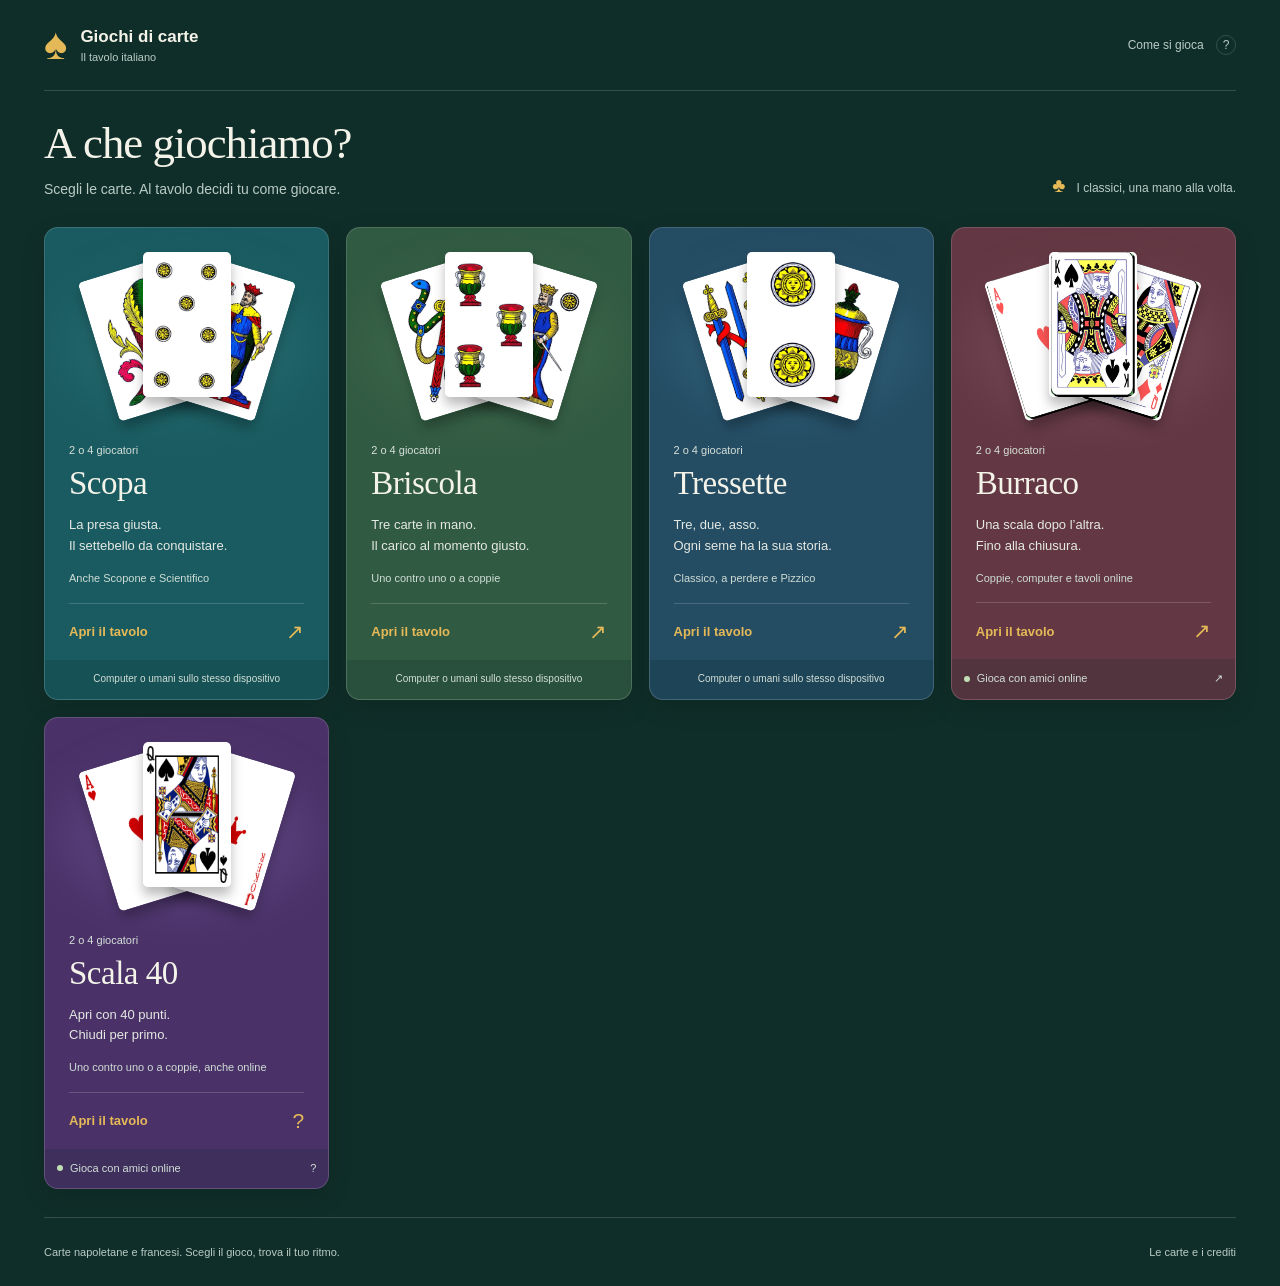
<file: index.html>
<!doctype html>
<html lang="it">
<head>
 <meta charset="utf-8">
 <meta name="viewport" content="width=device-width,initial-scale=1,viewport-fit=cover">
 <meta name="theme-color" content="#102e29">
 <meta name="description" content="Scopa e Scopone, Briscola, Tressette, Burraco e Scala 40. Scegli il tuo tavolo, gioca contro il computer o condividi una partita.">
 <title>Giochi di carte italiani — Scegli il tuo tavolo</title>
 <link rel="icon" href="data:image/svg+xml,%3Csvg xmlns='http://www.w3.org/2000/svg' viewBox='0 0 40 40'%3E%3Crect width='40' height='40' rx='9' fill='%23102e29'/%3E%3Cpath d='M20 7C16 13 9 17 9 23a7 7 0 0 0 10 6l-3 5h8l-3-5a7 7 0 0 0 10-6C31 17 24 13 20 7' fill='%23e5b957'/%3E%3C/svg%3E">
 <link rel="stylesheet" href="menu/style.css?v=1">
 <script src="menu/menu.js?v=1" defer></script>
</head>
<body>
 <a class="skip" href="#giochi">Vai ai giochi</a>
 <div class="room">
  <header class="masthead"><a class="brand" href="/" aria-label="Giochi di carte italiani, pagina iniziale"><span class="brand-mark" aria-hidden="true">♠</span><span>Giochi di carte<span class="brand-sub">Il tavolo italiano</span></span></a><button class="text-button" data-dialog="help" disabled>Come si gioca <span aria-hidden="true">?</span></button></header>
  <main>
   <div class="welcome"><div><h1>A che giochiamo?</h1><p>Scegli le carte. Al tavolo decidi tu come giocare.</p></div><span class="room-note"><span aria-hidden="true">♣</span> I classici, una mano alla volta.</span></div>
   <section id="giochi" class="tables" aria-label="Scegli il gioco">
    <article class="table scopa">
     <a class="table-link" href="scopa/" data-gioco="scopa" aria-labelledby="title-scopa action-scopa">
      <div class="card-scene" aria-hidden="true"><img src="scopa/assets/bastoni-01.webp" alt="" width="480" height="793"><img src="scopa/assets/denari-07.webp" alt="" width="480" height="793"><img src="scopa/assets/coppe-10.webp" alt="" width="480" height="793"></div>
      <div class="game-copy"><span class="players">2 o 4 giocatori</span><h2 id="title-scopa">Scopa</h2><p>La presa giusta.<br>Il settebello da conquistare.</p><span class="variants">Anche Scopone e Scientifico</span><span class="saved" data-save="scopa-napoletana-v1" hidden>Salvataggio disponibile</span><span class="enter" id="action-scopa">Apri il tavolo <span aria-hidden="true">↗</span></span></div>
     </a><div class="table-foot">Computer o umani sullo stesso dispositivo</div>
    </article>
    <article class="table briscola">
     <a class="table-link" href="briscola/" data-gioco="briscola" aria-labelledby="title-briscola action-briscola">
      <div class="card-scene" aria-hidden="true"><img src="scopa/assets/spade-01.webp" alt="" width="480" height="793"><img src="scopa/assets/coppe-03.webp" alt="" width="480" height="793"><img src="scopa/assets/denari-10.webp" alt="" width="480" height="793"></div>
      <div class="game-copy"><span class="players">2 o 4 giocatori</span><h2 id="title-briscola">Briscola</h2><p>Tre carte in mano.<br>Il carico al momento giusto.</p><span class="variants">Uno contro uno o a coppie</span><span class="saved" data-save="briscola-napoletana-v1" hidden>Salvataggio disponibile</span><span class="enter" id="action-briscola">Apri il tavolo <span aria-hidden="true">↗</span></span></div>
     </a><div class="table-foot">Computer o umani sullo stesso dispositivo</div>
    </article>
    <article class="table tressette">
     <a class="table-link" href="tressette/" data-gioco="tressette" aria-labelledby="title-tressette action-tressette">
      <div class="card-scene" aria-hidden="true"><img src="scopa/assets/spade-03.webp" alt="" width="480" height="793"><img src="scopa/assets/denari-02.webp" alt="" width="480" height="793"><img src="scopa/assets/coppe-01.webp" alt="" width="480" height="793"></div>
      <div class="game-copy"><span class="players">2 o 4 giocatori</span><h2 id="title-tressette">Tressette</h2><p>Tre, due, asso.<br>Ogni seme ha la sua storia.</p><span class="variants">Classico, a perdere e Pizzico</span><span class="saved" data-save="tressette-napoletano-v1" hidden>Salvataggio disponibile</span><span class="enter" id="action-tressette">Apri il tavolo <span aria-hidden="true">↗</span></span></div>
     </a><div class="table-foot">Computer o umani sullo stesso dispositivo</div>
    </article>
    <article class="table burraco">
     <a class="table-link" href="burraco/" data-gioco="burraco" aria-labelledby="title-burraco action-burraco">
      <div class="card-scene french" aria-hidden="true"><img src="img/francese/cuori_01.jpg" alt="" width="100" height="145"><img src="img/francese/picche_13.jpg" alt="" width="100" height="145"><img src="img/francese/quadri_12.jpg" alt="" width="100" height="145"></div>
      <div class="game-copy"><span class="players">2 o 4 giocatori</span><h2 id="title-burraco">Burraco</h2><p>Una scala dopo l’altra.<br>Fino alla chiusura.</p><span class="variants">Coppie, computer e tavoli online</span><span class="enter" id="action-burraco">Apri il tavolo <span aria-hidden="true">↗</span></span></div>
     </a><a class="table-foot online" href="burraco/online.html?server=wss://giochi-di-carte.onrender.com"><span class="online-dot" aria-hidden="true"></span> Gioca con amici online <span aria-hidden="true">↗</span></a>
    </article>
    <article class="table scala40">
     <a class="table-link" href="scala40/" data-gioco="scala40" aria-labelledby="title-scala40 action-scala40">
      <div class="card-scene french" aria-hidden="true"><img src="burraco/img/carte/Ace_of_Hearts.webp" alt="" width="100" height="145"><img src="burraco/img/carte/Queen_of_Spades.webp" alt="" width="100" height="145"><img src="burraco/img/carte/Joker_red.webp" alt="" width="100" height="145"></div>
      <div class="game-copy"><span class="players">2 o 4 giocatori</span><h2 id="title-scala40">Scala 40</h2><p>Apri con 40 punti.<br>Chiudi per primo.</p><span class="variants">Uno contro uno o a coppie, anche online</span><span class="saved" data-save="scala40-v1" hidden>Salvataggio disponibile</span><span class="enter" id="action-scala40">Apri il tavolo <span aria-hidden="true">?</span></span></div>
     </a><a class="table-foot online" href="scala40/online.html?server=wss://giochi-di-carte.onrender.com"><span class="online-dot" aria-hidden="true"></span> Gioca con amici online <span aria-hidden="true">?</span></a>
    </article>
   </section>
  </main>
  <footer class="room-footer"><p>Carte napoletane e francesi. Scegli il gioco, trova il tuo ritmo.</p><button class="text-button" data-dialog="credits" disabled>Le carte e i crediti</button></footer>
 </div>
 <dialog id="help" aria-labelledby="help-title"><button class="dialog-close" data-close aria-label="Chiudi istruzioni">✕</button><h2 id="help-title">Un posto al tavolo</h2><p>Apri un gioco per scegliere variante, difficoltà e durata della partita.</p><dl><dt>Contro il computer</dt><dd>Scegli il computer per gli altri posti. Scopa, Briscola e Tressette offrono tre difficoltà.</dd><dt>Insieme, sullo stesso dispositivo</dt><dd>Assegna un posto umano a chi è con te. Una schermata copre le carte quando passate il dispositivo.</dd><dt>A distanza</dt><dd>Burraco e Scala 40 hanno un tavolo online dedicato: entra, crea una stanza e condividi il codice. Scopa e Briscola mantengono nelle loro pagine il collegamento alla precedente modalità online a due.</dd><dt>Riprendere una partita</dt><dd>Scopa, Briscola, Tressette e Scala 40 salvano la partita in questo browser. Se compare “Salvataggio disponibile”, apri quel tavolo e premi “Riprendi”.</dd></dl><p class="dialog-note">Le regole complete sono disponibili dentro ciascun gioco.</p></dialog>
 <dialog id="credits" aria-labelledby="credits-title"><button class="dialog-close" data-close aria-label="Chiudi crediti">✕</button><h2 id="credits-title">Le carte del tavolo</h2><p>Le carte napoletane sono di Trocche100, in pubblico dominio su Wikimedia Commons. Le immagini originali sono ridimensionate e convertite in WebP.</p><p><a href="scopa/assets/credits.json" target="_blank" rel="noopener">Fonti e licenze delle carte napoletane</a></p><p>Il Burraco usa il mazzo francese già presente nel progetto. Le piacentine di scopa, briscola e tressette: scansione Florixc (pubblico dominio), suddivisione e pulizia Diana Cervi. Le immagini dei giochi restano disponibili anche nella pagina di ciascun tavolo.</p></dialog>
</body></html>
</file>
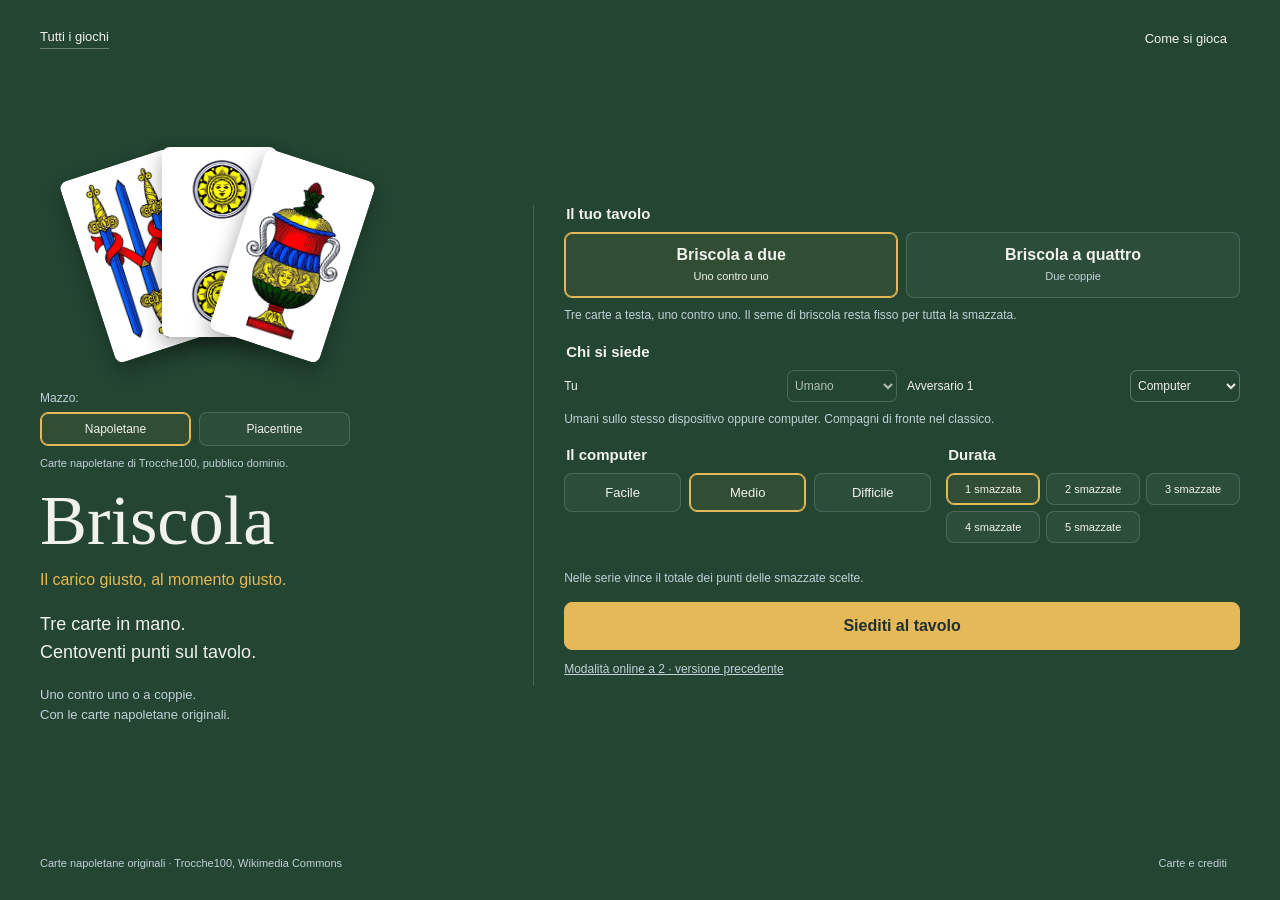
<file: briscola/index.html>
<!doctype html>
<html lang="it"><head><meta charset="utf-8"><meta name="viewport" content="width=device-width,initial-scale=1,viewport-fit=cover"><meta name="theme-color" content="#234532"><title>Briscola — Il tavolo napoletano</title><link rel="icon" href="data:,"><link rel="stylesheet" href="style.css?v=1"></head>
<body>
 <main id="setup" class="setup">
  <header class="setup-head"><a href="/">Tutti i giochi</a><button class="quiet" id="help-start">Come si gioca</button></header>
  <div class="setup-body">
   <section class="intro"><div class="deck-art" aria-hidden="true"><img src="../scopa/assets/spade-03.webp" data-card="spade-03" alt=""><img src="../scopa/assets/denari-02.webp" data-card="denari-02" alt=""><img src="../scopa/assets/coppe-01.webp" data-card="coppe-01" alt=""></div><div class="deck-pick"><span>Mazzo:</span><div class="choices" id="decks"><button data-deck="napoletane" class="chosen" aria-pressed="true">Napoletane</button><button data-deck="piacentine" aria-pressed="false">Piacentine</button></div><p class="field-note" id="deck-note"></p></div><h1>Briscola<span>Il carico giusto, al momento giusto.</span></h1><p>Tre carte in mano.<br>Centoventi punti sul tavolo.</p><p class="intro-note">Uno contro uno o a coppie.<br>Con le carte napoletane originali.</p></section>
   <section class="configuration" aria-label="Prepara la partita">
    <fieldset><legend>Il tuo tavolo</legend><div class="choices" id="variants"><button data-variant="duel" class="chosen" aria-pressed="true"><strong>Briscola a due</strong><small>Uno contro uno</small></button><button data-variant="classic" aria-pressed="false"><strong>Briscola a quattro</strong><small>Due coppie</small></button></div><p class="field-note" id="variant-note"></p></fieldset>
    <fieldset><legend>Chi si siede</legend><div id="seats" class="seats"></div><p class="field-note">Umani sullo stesso dispositivo oppure computer. Compagni di fronte nel classico.</p></fieldset>
    <div class="config-pair"><fieldset><legend>Il computer</legend><div class="choices" id="levels"><button data-level="easy" aria-pressed="false">Facile</button><button data-level="normal" class="chosen" aria-pressed="true">Medio</button><button data-level="hard" aria-pressed="false">Difficile</button></div></fieldset><fieldset><legend>Durata</legend><div id="duration" class="choices durations" aria-label="Durata della partita"><button data-duration="r1" aria-pressed="true" class="chosen">1 smazzata</button><button data-duration="r2" aria-pressed="false">2 smazzate</button><button data-duration="r3" aria-pressed="false">3 smazzate</button><button data-duration="r4" aria-pressed="false">4 smazzate</button><button data-duration="r5" aria-pressed="false">5 smazzate</button></div></fieldset></div>
    <p class="field-note" id="duration-note">Nelle serie vince il totale dei punti delle smazzate scelte.</p>
    <div class="start-actions"><button class="primary" id="start">Siediti al tavolo</button><button id="resume" hidden>Riprendi</button></div><a class="legacy" href="/game.html?gioco=briscola&amp;modalita=p2p&amp;ruolo=host&amp;mazzo=napoletane">Modalità online a 2 · versione precedente</a><p id="setup-notice" class="field-note" role="status"></p>
   </section>
  </div>
  <footer class="setup-foot"><span>Carte napoletane originali · Trocche100, Wikimedia Commons</span><button class="quiet" id="credits-start">Carte e crediti</button></footer>
 </main>
 <main id="game" class="game" hidden>
  <header class="game-header"><button class="quiet" id="menu" aria-label="Apri menu">☰</button><h1 id="game-title">Briscola</h1><span id="round-label"></span><div id="match-score" class="match-score"></div><button class="quiet" id="fullscreen" aria-label="Schermo intero">⛶</button></header>
  <section class="play-area" id="arena" aria-label="Tavolo da gioco">
   <div class="seat opposite" id="opposite"></div><div class="seat west" id="west"></div><div class="seat east" id="east"></div>
   <div id="trick-zone" class="trick-zone"><div id="trick-info" class="trick-info"></div><div id="trick" class="trick" aria-label="Presa corrente"></div></div>
   <aside class="trump-zone"><strong id="trump-label"></strong><div class="stock"><div id="exposed-card"></div><img id="deck-back" src="../scopa/assets/retro.webp" alt="Tallone coperto"></div><span id="deck-count"></span></aside>
   <button id="last-trick" class="quiet last-trick">Ultima presa</button><div id="taken-points" class="taken-points"></div>
  </section>
  <section class="hand-zone"><div class="hand-heading"><strong id="hand-label">La tua mano</strong><p id="prompt" role="status" aria-live="polite"></p><div class="hand-tools"><button class="quiet" id="hint">Suggerisci</button><button class="quiet" id="scores">Punteggi</button></div></div><div id="hand" class="hand"></div><div class="move-bar"><span id="move-note"></span><button id="cancel" hidden>Annulla</button><button class="primary" id="confirm" disabled>Gioca la carta</button></div></section>
 </main>
 <dialog id="dialog"><div id="dialog-body"></div><button class="dialog-close quiet" aria-label="Chiudi finestra" id="dialog-close">✕</button></dialog>
 <div id="handover" class="handover" hidden><div><p>Passa il dispositivo a</p><h2 id="handover-name"></h2><p>Le carte in mano restano coperte fino alla conferma.</p><button class="primary" id="show-hand">Mostra la mia mano</button></div></div>
 <script src="engine.js?v=1"></script><script src="ai.js?v=1"></script><script src="app.js?v=1"></script>
</body></html>
</file>
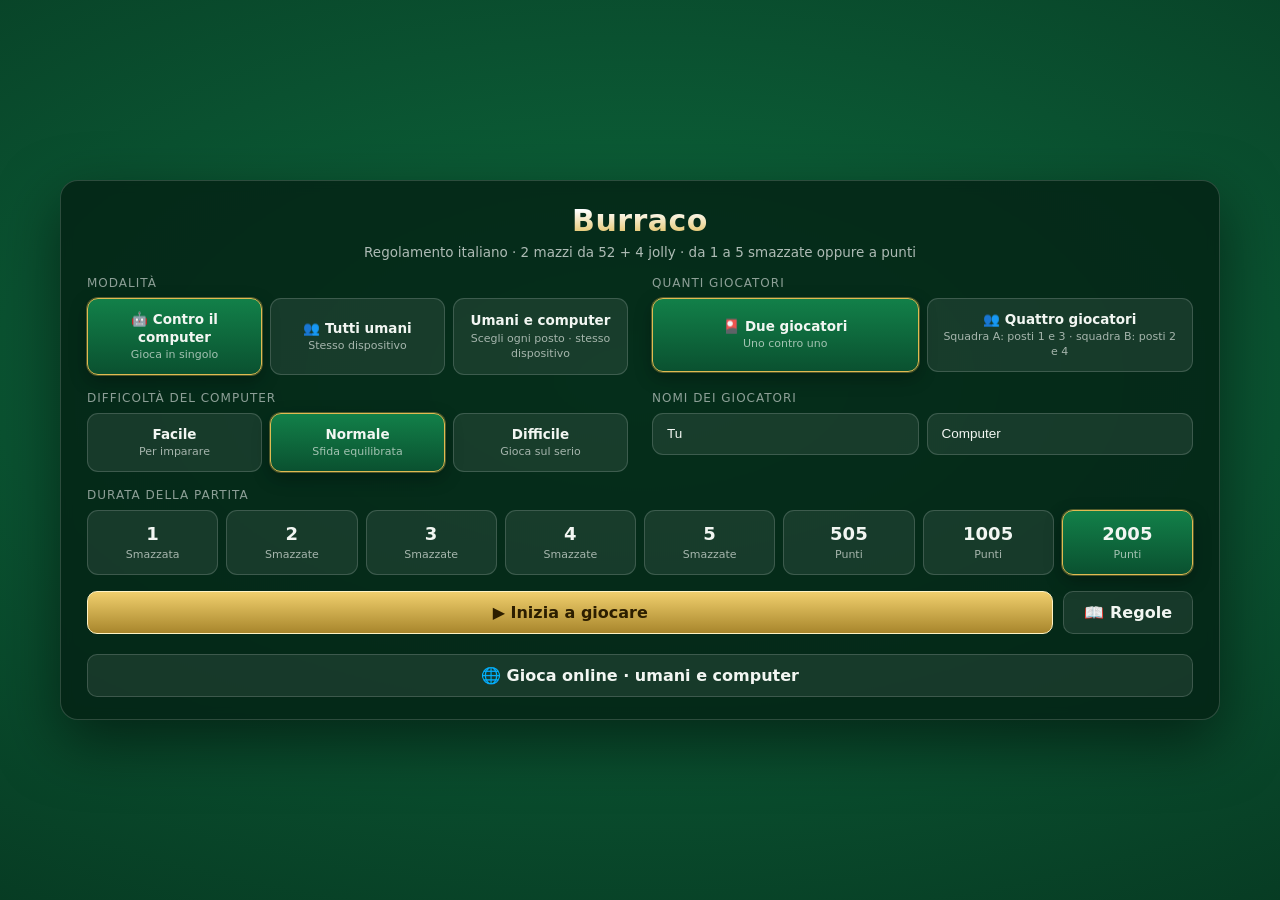
<file: burraco/index.html>
<!DOCTYPE html>
<html lang="it">
<head>
  <meta charset="UTF-8">
  <meta name="viewport" content="width=device-width, initial-scale=1.0, viewport-fit=cover">
  <meta name="theme-color" content="#0a5130">
  <meta name="description" content="Burraco italiano completo: gioca contro il computer o in due sullo stesso dispositivo, con tutte le regole ufficiali.">
  <title>Burraco — Giochi di Carte Italiani</title>
  <link rel="icon" href="data:image/svg+xml,%3Csvg xmlns='http://www.w3.org/2000/svg' viewBox='0 0 40 44'%3E%3Crect width='40' height='44' rx='8' fill='%230a5130'/%3E%3Cpath d='M6 12 L13 19 L20 9 L27 19 L34 12 C34 23 28 30 20 35 C12 30 6 23 6 12 Z' fill='%23e0bb52'/%3E%3C/svg%3E">
  <link rel="stylesheet" href="css/burraco.css?v=15">
  <link rel="stylesheet" href="css/tavolo-layout.css?v=3">
</head>
<body>

  <!-- ================= SCHERMATA INIZIALE ================= -->
  <div class="schermata-avvio" id="schermata-avvio">
    <div class="avvio-card">
      <div class="avvio-logo" aria-hidden="true">
        <svg viewBox="0 0 40 44">
          <path d="M4 7 L12 15 L20 4 L28 15 L36 7 C36 19 29 27 20 33 C11 27 4 19 4 7 Z" fill="#c9a227"/>
          <circle cx="4" cy="7" r="3.1" fill="#fff4c2"/>
          <circle cx="20" cy="4" r="3.1" fill="#fff4c2"/>
          <circle cx="36" cy="7" r="3.1" fill="#fff4c2"/>
        </svg>
      </div>
      <h1>Burraco</h1>
      <p class="sottotitolo">Regolamento italiano · 2 mazzi da 52 + 4 jolly · da 1 a 5 smazzate oppure a punti</p>

      <div class="campo avvio-modo">
        <label>Modalità</label>
        <div class="scelte" id="scelta-modo">
          <button class="scelta attiva" data-modo="cpu">
            <span class="titolo">🤖 Contro il computer</span>
            <span class="nota">Gioca in singolo</span>
          </button>
          <button class="scelta" data-modo="hotseat">
            <span class="titolo">👥 Tutti umani</span>
            <span class="nota">Stesso dispositivo</span>
          </button>
          <button class="scelta" data-modo="custom"><span class="titolo">Umani e computer</span><span class="nota">Scegli ogni posto · stesso dispositivo</span></button>
        </div>
        <div id="posti-locali" class="posti-config" hidden></div>
      </div>
      <div class="campo" id="campo-giocatori">
        <label>Quanti giocatori</label>
        <div class="scelte" id="scelta-giocatori">
          <button class="scelta attiva" data-giocatori="2">
            <span class="titolo">🎴 Due giocatori</span>
            <span class="nota">Uno contro uno</span>
          </button>
          <button class="scelta" data-giocatori="4">
            <span class="titolo">👥 Quattro giocatori</span>
            <span class="nota">Squadra A: posti 1 e 3 · squadra B: posti 2 e 4</span>
          </button>
        </div>
      </div>

      <div class="campo" id="campo-livello">
        <label>Difficoltà del computer</label>
        <div class="scelte" id="scelta-livello">
          <button class="scelta" data-livello="facile">
            <span class="titolo">Facile</span>
            <span class="nota">Per imparare</span>
          </button>
          <button class="scelta attiva" data-livello="normale">
            <span class="titolo">Normale</span>
            <span class="nota">Sfida equilibrata</span>
          </button>
          <button class="scelta" data-livello="difficile">
            <span class="titolo">Difficile</span>
            <span class="nota">Gioca sul serio</span>
          </button>
        </div>
      </div>

      <div class="campo avvio-durata">
        <label>Durata della partita</label>
        <div class="scelte" id="scelta-durata" role="group" aria-label="Durata della partita"><button type="button" class="scelta" data-durata="r1" aria-pressed="false"><span class="titolo">1</span><span class="nota">Smazzata</span></button><button type="button" class="scelta" data-durata="r2" aria-pressed="false"><span class="titolo">2</span><span class="nota">Smazzate</span></button><button type="button" class="scelta" data-durata="r3" aria-pressed="false"><span class="titolo">3</span><span class="nota">Smazzate</span></button><button type="button" class="scelta" data-durata="r4" aria-pressed="false"><span class="titolo">4</span><span class="nota">Smazzate</span></button><button type="button" class="scelta" data-durata="r5" aria-pressed="false"><span class="titolo">5</span><span class="nota">Smazzate</span></button><button type="button" class="scelta" data-durata="p505" aria-pressed="false"><span class="titolo">505</span><span class="nota">Punti</span></button><button type="button" class="scelta" data-durata="p1005" aria-pressed="false"><span class="titolo">1005</span><span class="nota">Punti</span></button><button type="button" class="scelta attiva" data-durata="p2005" aria-pressed="true"><span class="titolo">2005</span><span class="nota">Punti</span></button></div>
      </div>

      <div class="campo avvio-nomi">
        <label>Nomi dei giocatori</label>
        <div class="scelte">
          <input id="nome-0" class="scelta" style="text-align:left;padding:11px 14px" value="Tu" maxlength="14" aria-label="Nome giocatore 1">
          <input id="nome-1" class="scelta" style="text-align:left;padding:11px 14px" value="Computer" maxlength="14" aria-label="Nome giocatore 2">
        </div>
      </div>

      <div class="avvio-azioni">
        <button class="btn btn-oro btn-grande" id="btn-avvia">▶ Inizia a giocare</button>
        <button class="btn btn-grande" id="btn-regole-avvio" style="flex:0 0 auto">📖 Regole</button>
      </div>

      <div class="avvio-azioni" style="margin-top:4px">
        <a class="btn btn-grande" href="online.html?server=wss://giochi-di-carte.onrender.com" style="flex:1 1 auto;text-decoration:none">🌐 Gioca online · umani e computer</a>
      </div>
    </div>
  </div>

  <!-- ================= TAVOLO ================= -->
  <div class="tavolo" id="tavolo" hidden>
    <header class="barra-superiore">
      <button class="btn btn-icona" id="btn-menu" title="Menu">☰</button>
      <div class="marchio">
        <svg viewBox="0 0 40 44" aria-hidden="true">
          <path d="M4 7 L12 15 L20 4 L28 15 L36 7 C36 19 29 27 20 33 C11 27 4 19 4 7 Z" fill="#e0bb52"/>
          <circle cx="4" cy="7" r="3.1" fill="#fff4c2"/>
          <circle cx="20" cy="4" r="3.1" fill="#fff4c2"/>
          <circle cx="36" cy="7" r="3.1" fill="#fff4c2"/>
        </svg>
        <span>Burraco</span>
      </div>
      <div class="punteggi" id="punteggi"></div>
      <div class="turno-badge" id="turno-badge">—</div>
    </header>

    <section class="area-avversario">
      <div class="etichetta-zona">
        <span id="etichetta-avversario">Avversario</span>
        <span class="pill" id="pill-1"></span>
        <span class="pill" id="pill-pozzetto-1"></span>
      </div>
      <div class="mano-avversario" id="mano-avversario"></div>
    </section>

    <!-- Campo di gioco: le combinazioni dei due giocatori stanno ai lati,
         tallone e monte al centro. Così ognuno ha una colonna intera e lo
         spazio verticale non si litiga più tra le fasce. -->
    <section class="campo-gioco" id="campo-gioco">
      <div class="colonna col-avv">
        <div class="etichetta-zona">
          <span>Le sue combinazioni</span>
        </div>
        <div class="lista-melds" id="melds-1"></div>
      </div>

      <div class="colonna col-centro">
        <div class="mazzetti">
          <div class="mazzetto" id="mazzetto-tallone">
            <div class="pila" id="tallone-pila"></div>
            <div class="didascalia" id="tallone-didascalia"><strong>Tallone</strong></div>
          </div>
          <div class="mazzetto" id="mazzetto-monte">
            <div class="pila" id="monte-pila"></div>
            <div class="didascalia" id="monte-didascalia"><strong>Monte</strong></div>
          </div>
        </div>
        <div class="centro-destra">
          <div class="log-mosse" id="log-mosse"></div>
          <div class="notifiche" id="notifiche" role="status" aria-live="polite"></div>
        </div>
      </div>

      <div class="colonna col-mie">
        <div class="etichetta-zona">
          <span>Le tue combinazioni</span>
          <span class="pill" id="pill-0"></span>
        </div>
        <div class="lista-melds" id="melds-0"></div>
      </div>
    </section>

    <footer class="footer-tavolo">
      <div class="area-mano">
        <!-- Le scritte che stavano qui sopra (nome della mano, quante carte,
             pozzetto, comandi di ordinamento) sono state spostate nella
             barra dei comandi in basso: così questa fascia di verde resta
             libera e le carte in mano hanno tutto lo spazio. -->
        <div class="mano" id="mano-giocatore"></div>
      </div>

      <div class="barra-azioni" id="barra-azioni"></div>
    </footer>
  </div>

  <!-- ================= OVERLAY: FINE SMAZZATA / PARTITA ================= -->
  <div class="overlay" id="overlay-fine" hidden>
    <div class="box">
      <h2 id="fine-titolo">Smazzata conclusa</h2>
      <div class="sottotitolo" id="fine-sottotitolo"></div>
      <div id="fine-contenuto"></div>
      <div class="azioni" id="fine-azioni"></div>
    </div>
  </div>

  <!-- ================= OVERLAY: CONSEGNA DISPOSITIVO ================= -->
  <div class="overlay" id="overlay-consegna" hidden>
    <div class="box" style="max-width:420px">
      <h2 id="consegna-titolo">Passa il dispositivo</h2>
      <div class="sottotitolo" id="consegna-testo"></div>
      <div class="azioni">
        <button class="btn btn-oro btn-grande" id="btn-consegna">👌 Sono pronto</button>
      </div>
    </div>
  </div>

  <!-- ================= OVERLAY: REGOLE ================= -->
  <div class="overlay" id="overlay-regole" hidden>
    <div class="box regole">
      <h2>Regole del Burraco</h2>
      <div class="sottotitolo">Regolamento italiano (F.I.Bur.)</div>
      <div class="scroll">
        <h3>Obiettivo</h3>
        <p>Realizzare combinazioni e sequenze per accumulare punti. Scegli da 1 a 5 smazzate: vince chi totalizza più punti al termine del numero scelto; a pari punti la partita finisce in parità. Le smazzate annullate si ripetono. In alternativa puoi giocare a un punteggio obiettivo (505, 1005 o 2005).</p>

        <h3>Mazzo e distribuzione</h3>
        <ul>
          <li>Due mazzi francesi da 52 carte più 4 jolly: <strong>108 carte</strong>.</li>
          <li>11 carte a testa, più due <em>pozzetti</em> da 11 carte (uno per giocatore) e una carta scoperta sul <em>monte</em>.</li>
          <li>Il resto forma il <em>tallone</em>.</li>
        </ul>

        <h3>Il turno</h3>
        <ul>
          <li><strong>1.</strong> Pesca una carta dal tallone <em>oppure</em> raccogli tutto il monte degli scarti.</li>
          <li><strong>2.</strong> Cala nuove combinazioni o attacca carte ai tuoi giochi.</li>
          <li><strong>3.</strong> Scarta una carta (obbligatorio).</li>
        </ul>
        <p>Se il monte è formato da una sola carta, quella carta non può essere riscartata nello stesso turno.</p>

        <h3>Combinazioni</h3>
        <ul>
          <li><strong>Gruppo:</strong> almeno 3 carte dello stesso valore, anche di semi diversi (essendoci due mazzi, al massimo 2 carte per seme). Non si possono calare gruppi di soli 2.</li>
          <li><strong>Sequenza:</strong> almeno 3 carte consecutive dello stesso seme. L’asso può stare all’inizio (A-2-3) oppure alla fine (Q-K-A), ma non a entrambe le estremità: A-2-…-K-A non è valido.</li>
          <li><strong>Lega:</strong> seleziona una o più carte e tocca una combinazione tua o del compagno. Le carte vengono aggiunte insieme solo se la mossa è interamente valida.</li>
          <li>La squadra può aprire un solo gruppo per ciascun valore nella smazzata: le altre carte dello stesso valore vanno legate al gruppo già a terra, anche del compagno. Le scale possono essere separate.</li>
          <li>Le pinelle restano visibili come 2 del proprio seme anche quando sostituiscono un’altra carta.</li>
          <li><strong>Matte:</strong> al massimo una carta usata come jolly. Nelle scale possono esserci due pinelle solo se una è il 2 naturale dello stesso seme; non sono consentite tre carte tra jolly e pinelle.</li>
          <li>Una matta non esce mai dal gioco: se possiedi la carta naturale che rappresenta, puoi <strong>sostituirla</strong> e la matta si sposta all'estremità restando calata.</li>
          <li>Le carte in mano si dispongono in <strong>fila dritta, accavallate</strong> ma non a ventaglio; le combinazioni sul tavolo restano <strong>pile verticali</strong>, una carta sull'altra. Di ogni carta è sempre visibile l'angolo in alto a sinistra con valore e seme.</li>
        </ul>

        <h3>Spostare una carta da una combinazione all'altra</h3>
        <ul>
          <li><strong>Trascina</strong> la carta da una combinazione a un'altra: se ci entra viene integrata subito, e i punti delle due combinazioni si aggiornano.</li>
          <li>In alternativa <strong>tocca</strong> la carta e poi la combinazione di destinazione (comodo sul telefono).</li>
          <li>La combinazione di partenza deve restare valida e con almeno 3 carte; un burraco non si può scomporre.</li>
          <li>La mano si ordina da sola mettendo vicine le carte che formano già un tris o una scala. Nella barra dei comandi in basso, i tre pulsanti <strong>Combinazioni</strong>, <strong>Numero</strong> e <strong>Seme</strong> cambiano ordinamento con un clic.</li>
        </ul>

        <h3>Burraco</h3>
        <p>Una combinazione o sequenza di almeno <strong>7 carte</strong>. La prima carta del burraco si mette <strong>di traverso in basso</strong>, così si riconosce a colpo d'occhio.</p>
        <ul>
          <li><strong>Pulito</strong> (+200): nessuna matta.</li>
          <li><strong>Semipulito</strong> (+150): contiene solo pinelle, nessun jolly.</li>
          <li><strong>Sporco</strong> (+100): contiene almeno un jolly.</li>
        </ul>

        <h3>Pozzetto</h3>
        <p>Quando resti senza carte prendi il tuo pozzetto. Se lo hai svuotando la mano con una calata lo giochi subito (<em>in diretta</em>); se lo hai svuotando con lo scarto lo giochi dal turno successivo. Una matta può essere scartata per andare a pozzetto.</p>

        <h3>Chiusura</h3>
        <p>Si chiude scartando l'ultima carta, che <strong>non può essere una matta</strong>, dopo aver realizzato almeno un burraco e aver preso il pozzetto. Bonus <strong>+100</strong>.</p>
        <p>Se nessuno chiude, la smazzata finisce quando restano 2 carte nel tallone. Se nessuno ha preso il pozzetto la smazzata viene ripetuta.</p>

        <h3>Punteggi delle carte</h3>
        <table>
          <tr><td>Jolly</td><td>30</td></tr>
          <tr><td>Pinella (2)</td><td>20</td></tr>
          <tr><td>Asso</td><td>15</td></tr>
          <tr><td>Re, Donna, Fante, 10, 9, 8</td><td>10</td></tr>
          <tr><td>7, 6, 5, 4, 3</td><td>5</td></tr>
        </table>

        <h3>Bonus e penalità</h3>
        <table>
          <tr><td>Chiusura</td><td>+100</td></tr>
          <tr><td>Burraco pulito</td><td>+200</td></tr>
          <tr><td>Burraco semipulito</td><td>+150</td></tr>
          <tr><td>Burraco sporco</td><td>+100</td></tr>
          <tr><td>Pozzetto non preso</td><td>−100</td></tr>
          <tr><td>Carte rimaste in mano all'avversario che chiude</td><td>sottratte</td></tr>
        </table>
      </div>
      <div class="azioni">
        <button class="btn btn-oro btn-grande" id="btn-chiudi-regole">Ho capito</button>
      </div>
    </div>
  </div>

  <!-- ================= OVERLAY: MENU ================= -->
  <div class="overlay" id="overlay-menu" hidden>
    <div class="box" style="max-width:420px">
      <h2>Menu</h2>
      <div class="sottotitolo">Partita in corso</div>
      <div class="azioni" style="flex-direction:column">
        <button class="btn btn-primario" id="btn-menu-regole">📖 Regole</button>
        <button class="btn" id="btn-menu-riprendi">↩ Torna al tavolo</button>
        <button class="btn btn-pericolo" id="btn-menu-nuova">🔄 Nuova partita</button>
        <a class="link-giochi" id="link-giochi" href="../">← Tutti i giochi</a>
      </div>
    </div>
  </div>

  <script src="js/burraco-engine.js?v=9"></script>
  <script src="js/burraco-ai.js?v=5"></script>
  <script src="js/hand-order.js?v=1"></script>
<script src="js/tavolo-layout.js?v=6"></script>
  <script src="js/burraco-ui.js?v=16"></script>
</body>
</html>
</file>
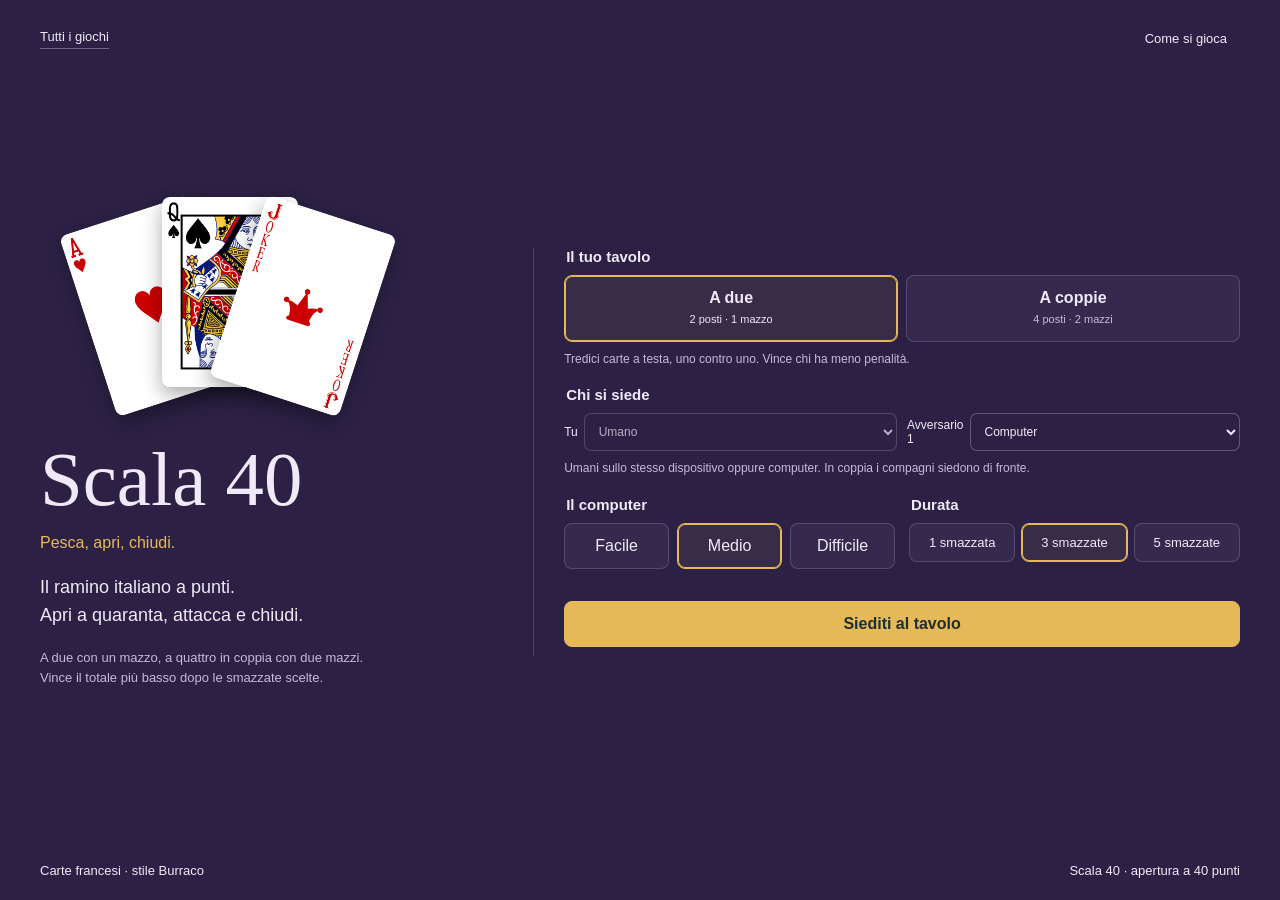
<file: scala40/index.html>
<!doctype html>
<html lang="it"><head><meta charset="utf-8"><meta name="viewport" content="width=device-width,initial-scale=1,viewport-fit=cover"><meta name="theme-color" content="#3a1420"><title>Scala 40 · Apri e chiudi</title><link rel="icon" href="data:,"><link rel="stylesheet" href="style.css?v=1"></head>
<body>
  <main id="setup" class="setup">
   <header class="setup-head"><a href="/">Tutti i giochi</a><button class="quiet" id="help-start">Come si gioca</button></header>
   <div class="setup-body">
    <section class="intro"><div class="deck-art" aria-hidden="true"><img src="../burraco/img/carte/Ace_of_Hearts.webp" alt=""><img src="../burraco/img/carte/Queen_of_Spades.webp" alt=""><img src="../burraco/img/carte/Joker_red.webp" alt=""></div><h1>Scala 40<span>Pesca, apri, chiudi.</span></h1><p>Il ramino italiano a punti.<br>Apri a quaranta, attacca e chiudi.</p><p class="intro-note">A due con un mazzo, a quattro in coppia con due mazzi.<br>Vince il totale più basso dopo le smazzate scelte.</p></section>
    <section class="configuration" aria-label="Prepara la partita">
     <fieldset><legend>Il tuo tavolo</legend><div class="choices" id="variants"><button data-variant="due" class="chosen" aria-pressed="true"><strong>A due</strong><small>2 posti · 1 mazzo</small></button><button data-variant="quattro" aria-pressed="false"><strong>A coppie</strong><small>4 posti · 2 mazzi</small></button></div><p class="field-note" id="variant-note"></p></fieldset>
     <fieldset><legend>Chi si siede</legend><div id="seats" class="seats"></div><p class="field-note">Umani sullo stesso dispositivo oppure computer. In coppia i compagni siedono di fronte.</p></fieldset>
     <div class="config-pair"><fieldset><legend>Il computer</legend><div class="choices" id="levels"><button data-level="easy" aria-pressed="false">Facile</button><button data-level="normal" class="chosen" aria-pressed="true">Medio</button><button data-level="hard" aria-pressed="false">Difficile</button></div></fieldset><fieldset><legend>Durata</legend><div id="duration" class="choices durations" aria-label="Durata della partita"><button data-duration="r1" aria-pressed="false">1 smazzata</button><button data-duration="r3" class="chosen" aria-pressed="true">3 smazzate</button><button data-duration="r5" aria-pressed="false">5 smazzate</button></div></fieldset></div>
     <div class="start-actions"><button class="primary" id="start">Siediti al tavolo</button><button id="resume" hidden>Riprendi</button></div><p id="setup-notice" class="field-note" role="status"></p>
    </section>
   </div>
   <footer class="setup-foot"><span>Carte francesi · stile Burraco</span><span>Scala 40 · apertura a 40 punti</span></footer>
  </main>
  <main id="game" class="game" hidden>
   <header class="game-header"><button class="quiet" id="menu" aria-label="Apri menu">☰</button><h1 id="game-title">Scala 40</h1><span id="round-label"></span><div id="match-score" class="match-score"></div><button class="quiet" id="fullscreen" aria-label="Schermo intero">⛶</button></header>
   <section class="play-area" id="arena" aria-label="Tavolo da gioco">
    <div class="seat opposite" id="opposite"></div><div class="seat west" id="west"></div><div class="seat east" id="east"></div>
    <div id="table-zone" class="table-zone">
     <div id="apertura-note" class="table-label"><span></span></div>
     <div class="piles-row">
      <button id="deck-pile" class="deck-pile" aria-label="Pesca dal tallone"><img src="../burraco/img/carte/retro.webp" alt="Tallone"><span id="deck-count"></span></button>
      <button id="discard-pile" class="discard-pile" aria-label="Prendi gli scarti"><img id="discard-top" alt="Carta in cima agli scarti"><span id="discard-label"></span></button>
     </div>
     <div id="melds-zone" class="melds-zone"><div id="melds" class="melds"></div></div>
    </div>
   </section>
   <section class="hand-zone"><div class="hand-heading"><strong id="hand-label">La tua mano</strong><p id="prompt" role="status" aria-live="polite"></p><div class="hand-tools"><button class="quiet" id="hint">Suggerisci</button><button class="quiet" id="scores">Punteggi</button></div></div><div id="hand" class="hand"></div><div class="move-bar"><span id="move-note"></span><button id="btn-pesca-t" class="primary" hidden>Pesca tallone</button><button id="btn-pesca-s" hidden>Prendi scarto</button><button id="btn-cala" hidden>Cala giochi</button><button id="btn-lega" hidden>Lega a gioco</button><button id="btn-scarta" class="primary" hidden>Scarta</button><button id="btn-next" class="primary" hidden>Prossima mano</button><button id="cancel" hidden>Annulla</button></div></section>
  </main>
  <dialog id="dialog"><div id="dialog-body"></div><button class="dialog-close quiet" aria-label="Chiudi finestra" id="dialog-close">✕</button></dialog>
  <div id="handover" class="handover" hidden><div><p>Passa il dispositivo a</p><h2 id="handover-name"></h2><p>Le carte in mano restano coperte fino alla conferma.</p><button class="primary" id="show-hand">Mostra la mia mano</button></div></div>
  <script src="engine.js?v=1"></script><script src="ai.js?v=1"></script><script src="app.js?v=1"></script>
</body></html>
</file>
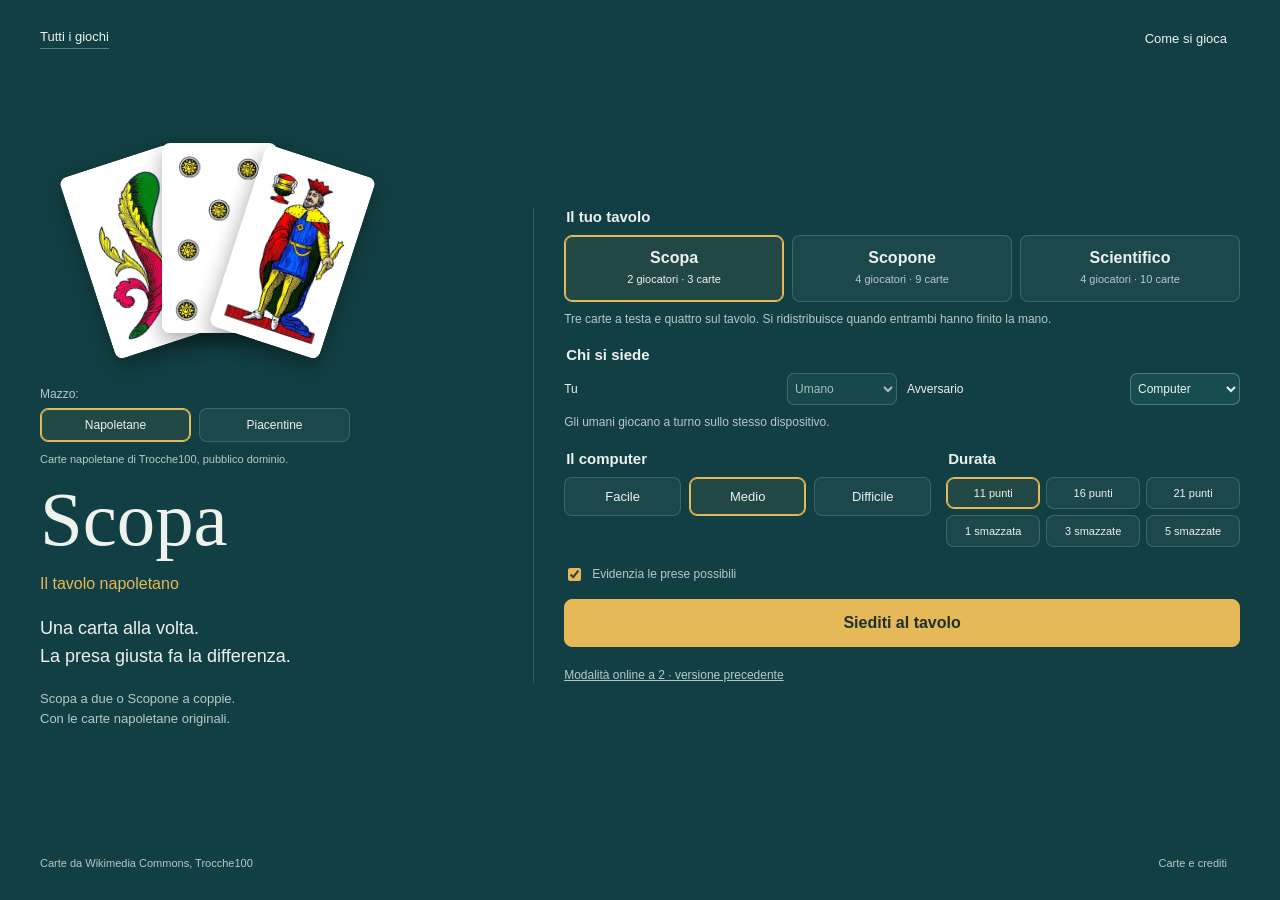
<file: scopa/index.html>
<!doctype html>
<html lang="it"><head><meta charset="utf-8"><meta name="viewport" content="width=device-width,initial-scale=1,viewport-fit=cover"><meta name="theme-color" content="#123f43"><title>Scopa e Scopone — Il tavolo napoletano</title><link rel="stylesheet" href="style.css?v=1"></head>
<body>
 <main id="setup" class="setup">
  <header class="setup-head"><a href="/">Tutti i giochi</a><button class="quiet" id="help-start">Come si gioca</button></header>
  <div class="setup-body">
   <section class="intro"><div class="deck-art" aria-hidden="true"><img src="assets/bastoni-01.webp" data-card="bastoni-01" alt=""><img src="assets/denari-07.webp" data-card="denari-07" alt=""><img src="assets/coppe-10.webp" data-card="coppe-10" alt=""></div><div class="deck-pick"><span>Mazzo:</span><div class="choices" id="decks"><button data-deck="napoletane" class="chosen" aria-pressed="true">Napoletane</button><button data-deck="piacentine" aria-pressed="false">Piacentine</button></div><p class="field-note" id="deck-note"></p></div><h1>Scopa<span>Il tavolo napoletano</span></h1><p>Una carta alla volta.<br>La presa giusta fa la differenza.</p><p class="intro-note">Scopa a due o Scopone a coppie.<br>Con le carte napoletane originali.</p></section>
   <section class="configuration" aria-label="Prepara la partita">
    <fieldset><legend>Il tuo tavolo</legend><div class="choices" id="variants"><button data-variant="scopa" class="chosen" aria-pressed="true"><strong>Scopa</strong><small>2 giocatori · 3 carte</small></button><button data-variant="scopone" aria-pressed="false"><strong>Scopone</strong><small>4 giocatori · 9 carte</small></button><button data-variant="scientifico" aria-pressed="false"><strong>Scientifico</strong><small>4 giocatori · 10 carte</small></button></div><p class="field-note" id="variant-note">Tre carte a testa e quattro sul tavolo. Si ridistribuisce quando entrambi hanno finito la mano.</p></fieldset>
    <fieldset><legend>Chi si siede</legend><div id="seats" class="seats"></div><p class="field-note" id="team-note">Gli umani giocano a turno sullo stesso dispositivo.</p></fieldset>
    <div class="config-pair"><fieldset><legend>Il computer</legend><div class="choices" id="levels"><button data-level="easy" aria-pressed="false">Facile</button><button data-level="normal" class="chosen" aria-pressed="true">Medio</button><button data-level="hard" aria-pressed="false">Difficile</button></div></fieldset><fieldset><legend>Durata</legend><div id="duration" class="choices durations" role="group" aria-label="Durata della partita"><button data-duration="p11" aria-pressed="true" class="chosen">11 punti</button><button data-duration="p16" aria-pressed="false">16 punti</button><button data-duration="p21" aria-pressed="false">21 punti</button><button data-duration="r1" aria-pressed="false">1 smazzata</button><button data-duration="r3" aria-pressed="false">3 smazzate</button><button data-duration="r5" aria-pressed="false">5 smazzate</button></div></fieldset></div>
    <label class="check"><input type="checkbox" id="assistance" checked> Evidenzia le prese possibili</label>
    <div class="start-actions"><button class="primary" id="start">Siediti al tavolo</button><button id="resume" hidden>Riprendi</button></div>
    <p id="setup-notice" class="field-note" role="status"></p><a class="legacy" href="/game.html?gioco=scopa&amp;modalita=p2p&amp;ruolo=host&amp;mazzo=napoletane">Modalità online a 2 · versione precedente</a>
   </section>
  </div>
  <footer class="setup-foot"><span>Carte da Wikimedia Commons, Trocche100</span><button class="quiet" id="credits-start">Carte e crediti</button></footer>
 </main>
 <main id="game" class="game" hidden>
  <header class="game-header"><button class="quiet" id="menu" aria-label="Apri menu">☰</button><h1 id="game-title">Scopa</h1><span id="round-label"></span><div class="match-score"><span><small id="own-name">Tu</small><strong id="own-total">0</strong></span><span><small id="other-name">Avversario</small><strong id="other-total">0</strong></span></div><button class="quiet" id="fullscreen" aria-label="Schermo intero">⛶</button></header>
  <section class="play-area" aria-label="Tavolo da gioco"><div class="seat opposite" id="opposite"></div><div class="seat west" id="west"></div><div class="seat east" id="east"></div><div class="table-zone"><div class="table-label"><span>Carte a terra</span><span id="table-count"></span></div><div id="table" class="table"></div><p id="empty-table" hidden>Tavolo libero</p></div><div class="deck-pile" id="deck-pile"><img src="assets/retro.webp" alt="Mazzo coperto"><span id="deck-count"></span></div><aside id="last-play" class="last-play" aria-label="Ultima mossa"></aside><div id="sweep" class="sweep" hidden>Scopa! <span>+1</span></div></section>
  <section class="hand-zone"><div class="hand-heading"><strong id="hand-label">La tua mano</strong><p id="prompt" role="status" aria-live="polite"></p><div class="hand-tools"><button class="quiet" id="hint">Suggerisci</button><button class="quiet" id="scores">Punteggi</button></div></div><div class="hand-content"><div class="ground-score" id="ground-own"></div><div id="hand" class="hand"></div><div class="ground-score" id="ground-other"></div></div><div class="move-bar"><span id="capture-note"></span><button id="cancel" hidden>Annulla</button><button class="primary" id="confirm" disabled>Gioca una carta</button></div></section>
 </main>
 <dialog id="dialog"><div id="dialog-body"></div><button class="dialog-close quiet" aria-label="Chiudi finestra" id="dialog-close">✕</button></dialog>
 <div id="handover" class="handover" hidden><div><p>Passa il dispositivo a</p><h2 id="handover-name"></h2><p>Le carte restano coperte fino alla conferma.</p><button class="primary" id="show-hand">Mostra la mia mano</button></div></div>
 <script src="engine.js?v=1"></script><script src="ai.js?v=1"></script><script src="app.js?v=1"></script>
</body></html>
</file>
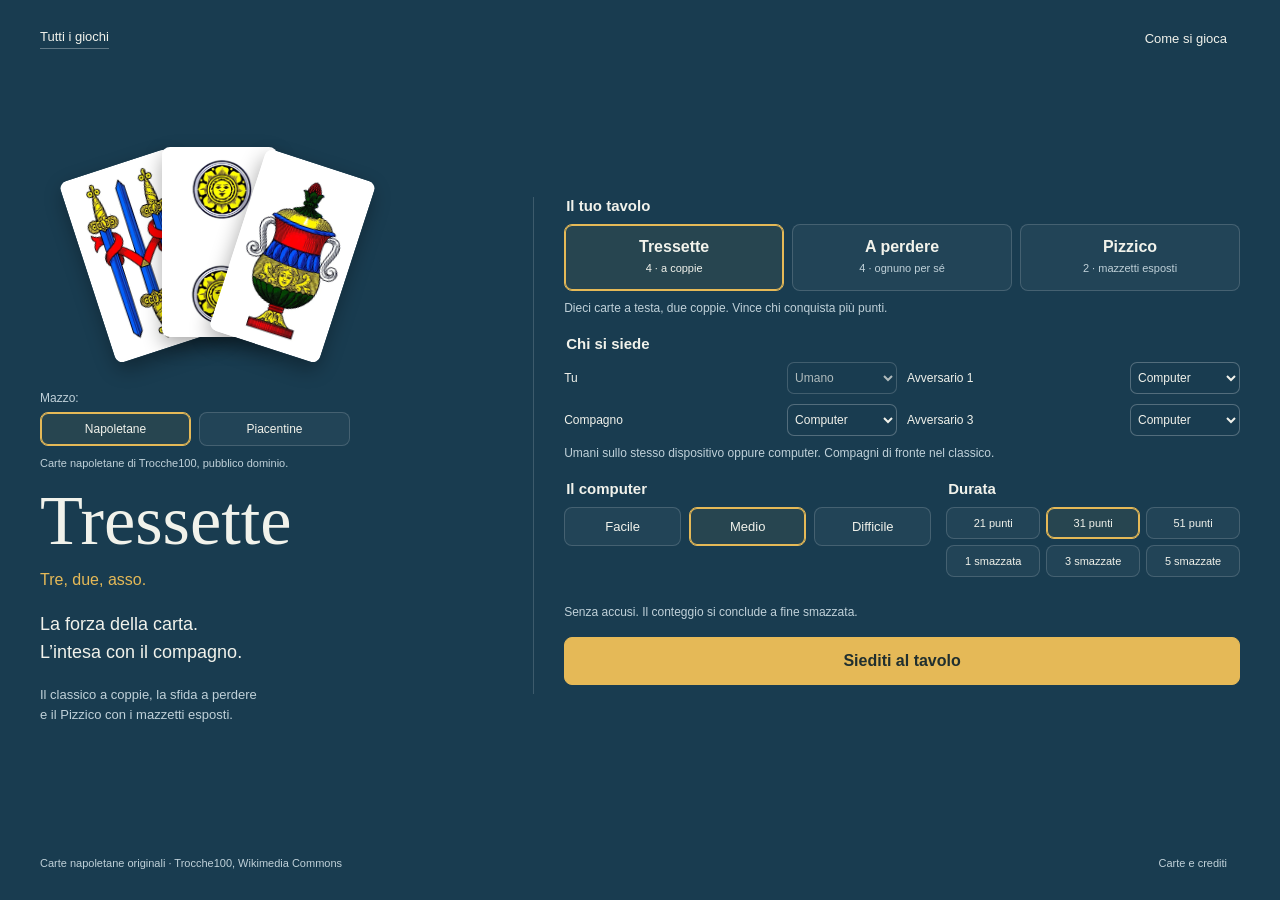
<file: tressette/index.html>
<!doctype html>
<html lang="it"><head><meta charset="utf-8"><meta name="viewport" content="width=device-width,initial-scale=1,viewport-fit=cover"><meta name="theme-color" content="#193c50"><title>Tressette · A perdere · Pizzico</title><link rel="icon" href="data:,"><link rel="stylesheet" href="style.css?v=1"></head>
<body>
 <main id="setup" class="setup">
  <header class="setup-head"><a href="/">Tutti i giochi</a><button class="quiet" id="help-start">Come si gioca</button></header>
  <div class="setup-body">
   <section class="intro"><div class="deck-art" aria-hidden="true"><img src="../scopa/assets/spade-03.webp" data-card="spade-03" alt=""><img src="../scopa/assets/denari-02.webp" data-card="denari-02" alt=""><img src="../scopa/assets/coppe-01.webp" data-card="coppe-01" alt=""></div><div class="deck-pick"><span>Mazzo:</span><div class="choices" id="decks"><button data-deck="napoletane" class="chosen" aria-pressed="true">Napoletane</button><button data-deck="piacentine" aria-pressed="false">Piacentine</button></div><p class="field-note" id="deck-note"></p></div><h1>Tressette<span>Tre, due, asso.</span></h1><p>La forza della carta.<br>L’intesa con il compagno.</p><p class="intro-note">Il classico a coppie, la sfida a perdere<br>e il Pizzico con i mazzetti esposti.</p></section>
   <section class="configuration" aria-label="Prepara la partita">
    <fieldset><legend>Il tuo tavolo</legend><div class="choices" id="variants"><button data-variant="classic" class="chosen" aria-pressed="true"><strong>Tressette</strong><small>4 · a coppie</small></button><button data-variant="lose" aria-pressed="false"><strong>A perdere</strong><small>4 · ognuno per sé</small></button><button data-variant="pizzico" aria-pressed="false"><strong>Pizzico</strong><small>2 · mazzetti esposti</small></button></div><p class="field-note" id="variant-note"></p></fieldset>
    <fieldset><legend>Chi si siede</legend><div id="seats" class="seats"></div><p class="field-note">Umani sullo stesso dispositivo oppure computer. Compagni di fronte nel classico.</p></fieldset>
    <div class="config-pair"><fieldset><legend>Il computer</legend><div class="choices" id="levels"><button data-level="easy" aria-pressed="false">Facile</button><button data-level="normal" class="chosen" aria-pressed="true">Medio</button><button data-level="hard" aria-pressed="false">Difficile</button></div></fieldset><fieldset><legend>Durata</legend><div id="duration" class="choices durations" aria-label="Durata della partita"><button data-duration="p21" aria-pressed="false">21 punti</button><button data-duration="p31" class="chosen" aria-pressed="true">31 punti</button><button data-duration="p51" aria-pressed="false">51 punti</button><button data-duration="r1" aria-pressed="false">1 smazzata</button><button data-duration="r3" aria-pressed="false">3 smazzate</button><button data-duration="r5" aria-pressed="false">5 smazzate</button></div></fieldset></div>
    <label class="check" id="coat-option" hidden><input type="checkbox" id="cappotto" checked> Cappotto: tutti i punti a uno, 11 di penalità agli altri</label>
    <p class="field-note" id="duration-note">Senza accusi. Il conteggio si conclude a fine smazzata.</p>
    <div class="start-actions"><button class="primary" id="start">Siediti al tavolo</button><button id="resume" hidden>Riprendi</button></div><p id="setup-notice" class="field-note" role="status"></p>
   </section>
  </div>
  <footer class="setup-foot"><span>Carte napoletane originali · Trocche100, Wikimedia Commons</span><button class="quiet" id="credits-start">Carte e crediti</button></footer>
 </main>
 <main id="game" class="game" hidden>
  <header class="game-header"><button class="quiet" id="menu" aria-label="Apri menu">☰</button><h1 id="game-title">Tressette</h1><span id="round-label"></span><div id="match-score" class="match-score"></div><button class="quiet" id="fullscreen" aria-label="Schermo intero">⛶</button></header>
  <section class="play-area" id="arena" aria-label="Tavolo da gioco">
   <div class="seat opposite" id="opposite"></div><div class="seat west" id="west"></div><div class="seat east" id="east"></div>
   <div class="packet-row opponent-packets" id="opponent-packets" aria-label="Mazzetti avversario"></div>
   <div id="trick-zone" class="trick-zone"><div id="trick-info" class="trick-info"></div><div id="trick" class="trick" aria-label="Presa corrente"></div></div>
   <div class="packet-row own-packets" id="own-packets" aria-label="I tuoi mazzetti"></div>
   <button id="last-trick" class="quiet last-trick">Ultima presa</button><div id="taken-points" class="taken-points"></div>
  </section>
  <section class="hand-zone"><div class="hand-heading"><strong id="hand-label">La tua mano</strong><p id="prompt" role="status" aria-live="polite"></p><div class="hand-tools"><button class="quiet" id="hint">Suggerisci</button><button class="quiet" id="scores">Punteggi</button></div></div><div id="hand" class="hand"></div><div class="move-bar"><span id="move-note"></span><button id="pluck" hidden>Pizzica in mano</button><button id="cancel" hidden>Annulla</button><button class="primary" id="confirm" disabled>Gioca la carta</button></div></section>
 </main>
 <dialog id="dialog"><div id="dialog-body"></div><button class="dialog-close quiet" aria-label="Chiudi finestra" id="dialog-close">✕</button></dialog>
 <div id="handover" class="handover" hidden><div><p>Passa il dispositivo a</p><h2 id="handover-name"></h2><p>Le carte in mano restano coperte fino alla conferma.</p><button class="primary" id="show-hand">Mostra la mia mano</button></div></div>
 <script src="engine.js?v=1"></script><script src="ai.js?v=1"></script><script src="app.js?v=1"></script>
</body></html>
</file>
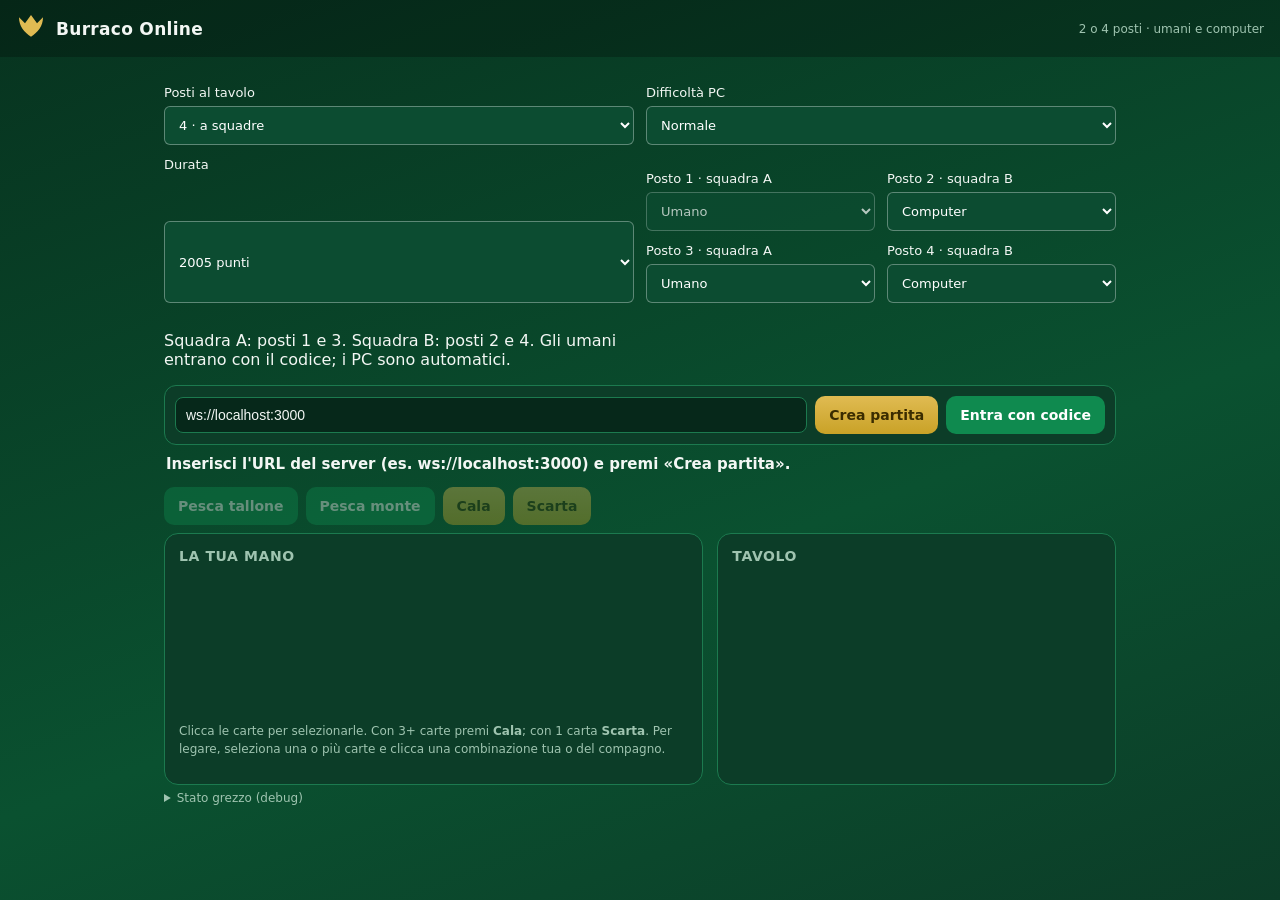
<file: burraco/online.html>
<!DOCTYPE html>
<html lang="it">
<head>
  <meta charset="UTF-8">
  <base href="/burraco/">
  <meta name="viewport" content="width=device-width, initial-scale=1.0, viewport-fit=cover">
  <meta name="theme-color" content="#0a5130">
  <title>Burraco Online — umani e computer</title>
  <link rel="icon" href="data:image/svg+xml,%3Csvg xmlns='http://www.w3.org/2000/svg' viewBox='0 0 40 44'%3E%3Crect width='40' height='44' rx='8' fill='%230a5130'/%3E%3Cpath d='M6 12 L13 19 L20 9 L27 19 L34 12 C34 23 28 30 20 35 C12 30 6 23 6 12 Z' fill='%23e0bb52'/%3E%3C/svg%3E">
  <link rel="stylesheet" href="css/burraco.css?v=14">
  <link rel="stylesheet" href="css/tavolo-layout.css?v=3">
  <style>
    :root{
      --verde:#0a5130; --verde-2:#0d6b40; --verde-3:#0f8a4f;
      --oro:#e0bb52; --oro-2:#c9a227; --testo:#f3f7f4; --muto:#9fc4b0;
      --pannello:#0c3d28; --bordo:#1c7a4f;
    }
    *{box-sizing:border-box}
    body{margin:0;font-family:system-ui,-apple-system,Segoe UI,Roboto,Arial,sans-serif;
      background:linear-gradient(160deg,#07331f,#0a5130 60%,#0c3d28);color:var(--testo);min-height:100vh}
    header.top{display:flex;align-items:center;gap:10px;padding:12px 16px;background:rgba(0,0,0,.25)}
    header.top svg{width:30px;height:33px}
    header.top h1{font-size:17px;margin:0;font-weight:700;letter-spacing:.3px}
    header.top .sub{margin-left:auto;font-size:12px;color:var(--muto)}
    .wrap{max-width:980px;margin:0 auto;padding:14px}
    .connessione{display:flex;flex-wrap:wrap;gap:8px;align-items:center;background:var(--pannello);
      border:1px solid var(--bordo);border-radius:12px;padding:10px}
    .connessione input{flex:1 1 240px;min-width:180px;background:#06281a;color:var(--testo);
      border:1px solid var(--bordo);border-radius:8px;padding:9px 10px;font-size:14px}
    .status{margin:10px 2px;font-weight:600;font-size:15px;min-height:22px}
    .status.err{color:#ffb4b4}
    .azioni{display:flex;flex-wrap:wrap;gap:8px;margin:8px 0}
    button{font-family:inherit}
    .btn{background:var(--verde-3);color:#fff;border:0;border-radius:10px;padding:11px 14px;
      font-size:14px;cursor:pointer;font-weight:600;transition:filter .15s,transform .05s}
    .btn:hover:not(:disabled){filter:brightness(1.08)}
    .btn:active:not(:disabled){transform:translateY(1px)}
    .btn:disabled{opacity:.38;cursor:default}
    .btn.oro{background:linear-gradient(180deg,var(--oro),var(--oro-2));color:#3a2c00}
    .grid{display:grid;grid-template-columns:1fr;gap:14px}
    @media(min-width:760px){.grid{grid-template-columns:1.15fr .85fr}}
    .card{background:var(--pannello);border:1px solid var(--bordo);border-radius:14px;padding:14px}
    .card h2{margin:0 0 10px;font-size:14px;color:var(--muto);text-transform:uppercase;letter-spacing:.6px}
    .mano{display:flex;flex-wrap:wrap;gap:7px}
    .carta{position:relative;width:52px;height:74px;background:#fff;color:#111;border-radius:8px;
      border:2px solid transparent;display:flex;align-items:center;justify-content:center;
      font-weight:700;font-size:15px;cursor:pointer;user-select:none;box-shadow:0 2px 5px rgba(0,0,0,.3)}
    .carta small{position:absolute;top:3px;left:5px;font-size:10px;font-weight:600;color:#555}
    .carta.sel{border-color:var(--oro);box-shadow:0 0 0 3px rgba(224,187,82,.35)}
    .carta.matta{background:#2b2b3a;color:#fff}
    .carta.matta small{color:#cfcfe0}
    .seme-0{color:#c0392b}.seme-1{color:#c0392b}.seme-2{color:#222}.seme-3{color:#222}
    table{border-collapse:collapse;width:100%;font-size:13px}
    td,th{border:1px solid var(--bordo);padding:4px 7px;text-align:left}
    th{color:var(--muto);font-weight:600}
    .melds{display:flex;flex-wrap:wrap;gap:7px}
    .meld{background:#0a3322;border:1px solid var(--bordo);border-radius:9px;padding:7px 9px;
      font-size:13px;cursor:pointer;max-width:100%}
    .meld:hover:not(:disabled){border-color:var(--oro)}
    .meld:disabled{opacity:.5;cursor:default}
    .meld.b{background:#5a3a00;border-color:#caa23a}
    .pill{display:inline-block;font-size:11px;padding:2px 7px;border-radius:999px;background:#07331f;border:1px solid var(--bordo);color:var(--muto)}
    .help{font-size:12px;color:var(--muto);line-height:1.5}
    details summary{cursor:pointer;color:var(--muto);font-size:12px;margin-top:6px}
    pre{background:#06281a;border:1px solid var(--bordo);border-radius:8px;padding:8px;max-height:220px;overflow:auto;font-size:11px}
  </style>
</head>
<body>
  <header class="top">
    <svg viewBox="0 0 40 44" aria-hidden="true"><path d="M4 7 L12 15 L20 4 L28 15 L36 7 C36 19 29 27 20 33 C11 27 4 19 4 7 Z" fill="#e0bb52"/></svg>
    <h1>Burraco Online</h1>
    <span class="sub">2 o 4 posti · umani e computer</span>
  </header>

  <div class="wrap">
    <div class="posti-config" id="online-config">
      <label>Posti al tavolo<select id="online-players"><option value="4">4 · a squadre</option><option value="2">2 · uno contro uno</option></select></label>
      <label>Difficoltà PC<select id="online-level"><option value="facile">Facile</option><option value="normale" selected>Normale</option><option value="difficile">Difficile</option></select></label>
      <label>Durata<select id="online-duration"><option value="r1">1 smazzata</option><option value="r2">2 smazzate</option><option value="r3">3 smazzate</option><option value="r4">4 smazzate</option><option value="r5">5 smazzate</option><option value="p505">505 punti</option><option value="p1005">1005 punti</option><option value="p2005" selected>2005 punti</option></select></label>
      <div id="online-seats" class="posti-config"></div>
      <p>Squadra A: posti 1 e 3. Squadra B: posti 2 e 4. Gli umani entrano con il codice; i PC sono automatici.</p>
    </div>
    <div class="connessione">
      <input id="server" value="ws://localhost:3000" aria-label="URL del server WebSocket" spellcheck="false">
      <button class="btn oro" id="btnCrea" onclick="crea()">Crea partita</button>
      <button class="btn" id="btnEntra" onclick="entra()">Entra con codice</button>
    </div>

    <div class="status" id="status">Inserisci l'URL del server (es. ws://localhost:3000) e premi «Crea partita».</div>

    <div class="azioni">
      <button class="btn" id="btnPt" onclick="pesca('tallone')" disabled>Pesca tallone</button>
      <button class="btn" id="btnPm" onclick="pesca('monte')" disabled>Pesca monte</button>
      <button class="btn oro" id="btnCala" onclick="calaSel()" disabled>Cala</button>
      <button class="btn oro" id="btnScarta" onclick="scartaSel()" disabled>Scarta</button>
      <button class="btn" id="btnNext" onclick="act({tipo:'next'})" style="display:none">Smazzata successiva</button>
    </div>

    <div class="grid">
      <div class="card">
        <h2>La tua mano</h2>
        <div class="mano" id="hand"></div>
        <p class="help">Clicca le carte per selezionarle. Con 3+ carte premi <b>Cala</b>; con 1 carta <b>Scarta</b>. Per legare, seleziona una o più carte e clicca una combinazione tua o del compagno.</p>
      </div>
      <div class="card">
        <h2>Tavolo</h2>
        <div id="board"></div>
      </div>
    </div>

    <details>
      <summary>Stato grezzo (debug)</summary>
      <pre id="json"></pre>
    </details>
  </div>

<script>
let ws, seat=-1, roomCode='', sel=new Set(), last=null;
const $=id=>document.getElementById(id);
// Permette di puntare a un server esterno via ?server=wss://host (es. Render/Fly).
const _q=new URLSearchParams(location.search);
if(_q.get('server')) $('server').value=_q.get('server');

let lastRoom=null, tentativi=0, creationOptions='';
const MAX_TENTATIVI=6;
function connetti(room){
  lastRoom=room;
  const base=$('server').value.trim().replace(/\/+$/,'');
  const url=base+'/ws'+(room?('?room='+encodeURIComponent(room)):creationOptions);
  ws=new WebSocket(url);
  ws.onmessage=e=>handle(JSON.parse(e.data));
  ws.onopen=()=>{ tentativi=0; };
  ws.onclose=()=>{
    // I piani free (Render/Fly) vanno in spin-down: ritenta con backoff.
    if(tentativi<MAX_TENTATIVI){
      tentativi++;
      status('Riconnessione al server ('+tentativi+'/'+MAX_TENTATIVI+')…');
      setTimeout(()=>connetti(lastRoom), 800*tentativi);
    } else {
      status('Connessione persa. Ricarica la pagina o crea una nuova partita.','err');
    }
  };
  ws.onerror=()=>{};
}
function renderSeats(){const box=$('online-seats');box.replaceChildren();const n=Number($('online-players').value);for(let i=0;i<n;i++){const label=document.createElement('label');label.textContent='Posto '+(i+1)+(n===4?' · squadra '+(i%2===0?'A':'B'):'');const select=document.createElement('select');select.dataset.seat=i;select.setAttribute('aria-label','Tipo posto online '+(i+1));select.innerHTML='<option value="human">Umano</option><option value="bot">Computer</option>';select.value=i===0||i===2?'human':'bot';select.disabled=i===0;label.append(select);box.append(label)}}
$('online-players').onchange=renderSeats;renderSeats();
async function crea(){
 const players=Number($('online-players').value),humans=[...document.querySelectorAll('#online-seats select')].filter(s=>s.value==='human').map(s=>Number(s.dataset.seat)),level=$('online-level').value;
 const duration=$('online-duration').value;
 const legacy=duration==='p2005'&&players===4&&humans.join(',')==='0,2'&&level==='normale';
 if(!legacy){
  try{const base=$('server').value.trim().replace(/\/+$/,'').replace(/^ws/,'http');const response=await fetch(base+'/capabilities',{signal:AbortSignal.timeout(8000)});const caps=await response.json();if(!response.ok||!caps.customHumanSeats||!caps.fixedRounds)throw new Error();}
  catch(e){status('Questo server non supporta ancora i posti personalizzati. La modalità attuale è 2 umani in squadra contro 2 PC.','err');return;}
 }
 creationOptions=legacy?'':'?'+new URLSearchParams({players:String(players),humans:humans.join(','),level,...(duration[0]==='r'?{rounds:duration.slice(1)}:{target:duration.slice(1)})});
 connetti(null);
}
function entra(){ const c=prompt("Codice stanza?"); if(c) connetti(c.toUpperCase()); }

function status(t,kind){ const el=$('status'); el.textContent=t; el.className='status'+(kind?(' '+kind):''); }
function handle(m){
  if(m.type==='welcome'){ tentativi=0; seat=m.seat; roomCode=m.room; status('Stanza '+m.room+' — sei il giocatore '+seat+' (di '+m.nGioc+')'); }
  else if(m.type==='waiting'){ status('Stanza '+roomCode+' — '+m.msg); }
  else if(m.type==='state'){ last=m.state; sel.clear(); render(last); }
  else if(m.type==='error'){ tentativi=MAX_TENTATIVI; status('Errore: '+m.msg,'err'); }
}
function myTurn(){ return last && last.turno===seat && last.fase!=='fine' && !last.finita; }

function render(st){
  $('json').textContent=JSON.stringify(st,null,1);
  const me=st.seats[seat];

  // mano
  const hand=$('hand'); hand.innerHTML='';
  for(const c of me.hand){
    const d=document.createElement('div');
    const seme=c.seme ?? -1;
    d.className='carta'+(c.jolly?' matta':'')+(sel.has(c.id)?' sel':'');
    d.innerHTML='<small class="seme-'+seme+'">'+(c.semeLabel||'')+'</small>'+c.etichetta;
    d.onclick=()=>{ if(sel.has(c.id)) sel.delete(c.id); else sel.add(c.id); render(last); };
    hand.appendChild(d);
  }

  // bottoni
  const puoPescare = st.fase==='pesca' && myTurn();
  $('btnPt').disabled = !puoPescare;
  $('btnPm').disabled = !(puoPescare && st.monte.length>0);
  $('btnCala').disabled = !(st.fase==='gioco' && myTurn() && sel.size>=3);
  $('btnScarta').disabled = !(st.fase==='gioco' && myTurn() && sel.size===1);

  // board
  const board=$('board'); board.innerHTML='';
  const t=document.createElement('table');
  for(const s of st.seats){
    const tr=document.createElement('tr');
    tr.innerHTML='<th>P'+s.seat+' ('+s.team+')</th><td>mano:'+s.handCount+'</td><td>burrachi:'+s.burrachi+'</td><td>melds:'+s.melds.length+'</td>';
    t.appendChild(tr);
  }
  const tr=document.createElement('tr');
  tr.innerHTML='<th>Turno</th><td>'+(st.turno+(myTurn()?' (TUO)':''))+'</td><th>Tallone</th><td>'+st.talloneCount+'</td><th>Monte</th><td>'+st.monte.length+'</td>';
  t.appendChild(tr);
  const tr2=document.createElement('tr');
  tr2.innerHTML='<th>Totali squadra</th><td>'+JSON.stringify(st.totaliSquadra)+'</td><th>Fase</th><td>'+st.fase+'</td>';
  t.appendChild(tr2);
  board.appendChild(t);

  // mie combinazioni (cliccabili per legare)
  const mt=document.createElement('div'); mt.style.marginTop='10px';
  mt.innerHTML='<b>Le tue combinazioni</b> — seleziona 1 carta e cliccane una per legare:';
  const wrap=document.createElement('div'); wrap.className='melds'; wrap.style.marginTop='6px';
  for(let i=0;i<me.melds.length;i++){
    const m=me.melds[i];
    const b=document.createElement('button');
    b.className='meld'+(m.burraco?' b':'');
    const desc=m.slots.map(s=>s.carta.etichetta).join(' ')+(m.burraco?' ★BURRACO':'');
    b.textContent='#'+i+' '+desc;
    b.disabled=!(st.fase==='gioco' && myTurn() && sel.size===1);
    b.onclick=()=>{ const id=[...sel][0]; act({tipo:'lega',indice:i,id}); };
    wrap.appendChild(b);
  }
  mt.appendChild(wrap);
  board.appendChild(mt);

  // pozzetti
  const pz=document.createElement('div'); pz.style.marginTop='8px';
  pz.innerHTML='Pozzetti: '+st.pozzetti.map(p=>p.count+(p.taken?'(preso)':'')).join(' · ');
  board.appendChild(pz);

  $('btnNext').style.display=(st.finita && !st.partitaFinita && st.vincitore==null)?'inline-block':'none';
}

function pesca(s){ act({tipo:'pesca',sorgente:s}); }
function calaSel(){ if(sel.size>=3){ act({tipo:'cala',ids:[...sel]}); } }
function scartaSel(){ if(sel.size===1){ act({tipo:'scarta',id:[...sel][0]}); } }
function act(obj){ if(ws&&ws.readyState===1) ws.send(JSON.stringify({type:'action',action:obj})); else status('Non connesso.','err'); }
</script>
<script src="js/hand-order.js?v=1"></script>
<script src="js/tavolo-layout.js?v=6"></script>
<script src="js/tavolo-online-layout.js?v=5"></script>
</body>
</html>
</file>
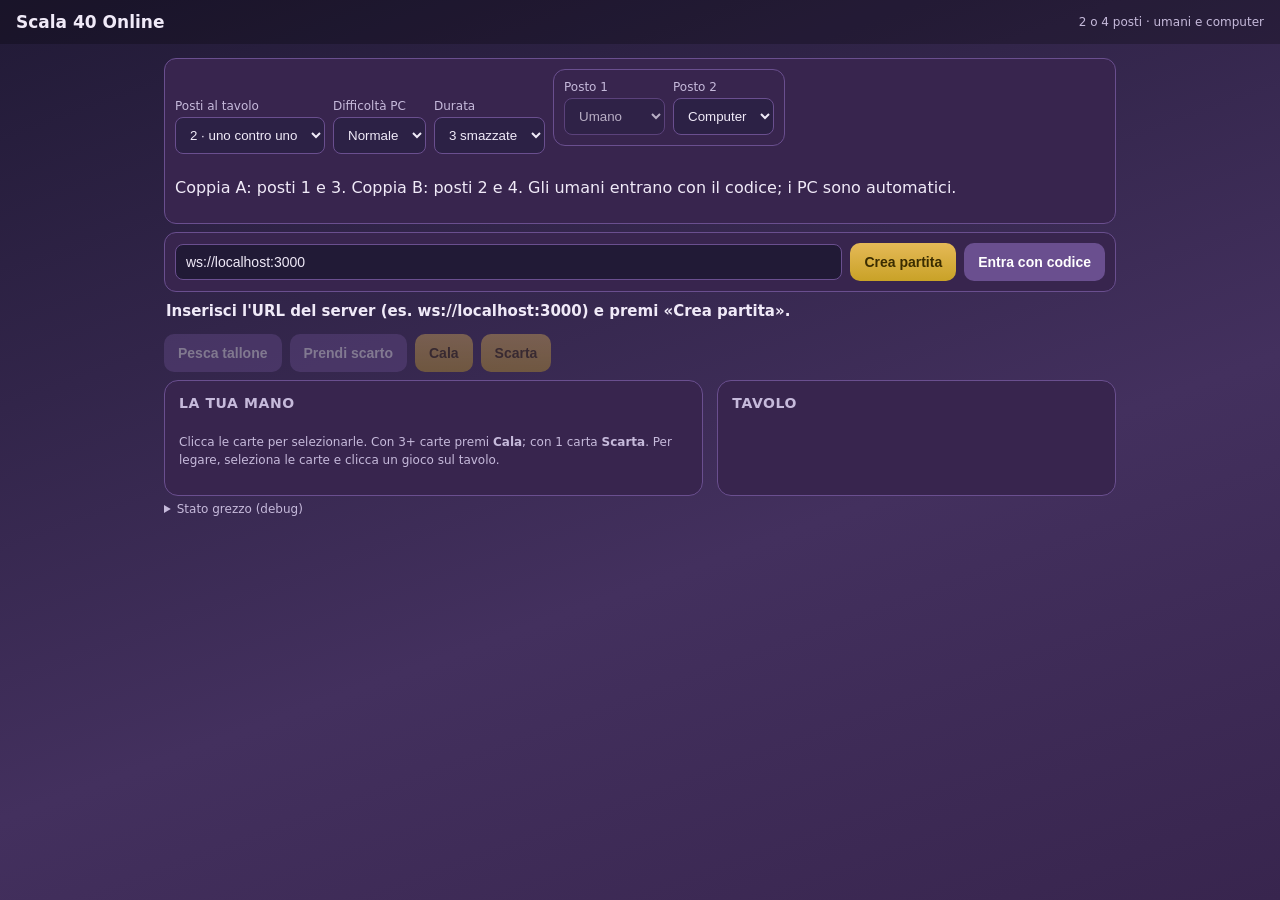
<file: scala40/online.html>
<!DOCTYPE html>
<html lang="it">
<head>
  <meta charset="UTF-8">
  <base href="/scala40/">
  <meta name="viewport" content="width=device-width, initial-scale=1.0, viewport-fit=cover">
  <meta name="theme-color" content="#2c2145">
  <title>Scala 40 Online — umani e computer</title>
  <link rel="icon" href="data:">
  <style>
    :root{--felt:#43305e;--deep:#2c2145;--rail:#211a36;--testo:#f0eaf8;--muto:#c6badb;--oro:#e5b957;--pannello:#38254e;--bordo:#6a4f8f}
    *{box-sizing:border-box}
    body{margin:0;font-family:system-ui,-apple-system,Segoe UI,Roboto,Arial,sans-serif;background:linear-gradient(160deg,#211a36,#43305e 60%,#38254e);color:var(--testo);min-height:100vh}
    header.top{display:flex;align-items:center;gap:10px;padding:12px 16px;background:rgba(0,0,0,.25)}
    header.top h1{font-size:17px;margin:0;font-weight:700}
    header.top .sub{margin-left:auto;font-size:12px;color:var(--muto)}
    .wrap{max-width:980px;margin:0 auto;padding:14px}
    .posti-config{display:flex;flex-wrap:wrap;gap:8px;align-items:end;background:var(--pannello);border:1px solid var(--bordo);border-radius:12px;padding:10px;margin-bottom:8px}
    .posti-config label{display:flex;flex-direction:column;gap:4px;font-size:12px;color:var(--muto)}
    .posti-config select{background:var(--deep);color:var(--testo);border:1px solid var(--bordo);border-radius:8px;padding:9px 10px}
    .connessione{display:flex;flex-wrap:wrap;gap:8px;align-items:center;background:var(--pannello);border:1px solid var(--bordo);border-radius:12px;padding:10px}
    .connessione input{flex:1 1 240px;min-width:180px;background:#211a36;color:var(--testo);border:1px solid var(--bordo);border-radius:8px;padding:9px 10px;font-size:14px}
    .status{margin:10px 2px;font-weight:600;font-size:15px;min-height:22px}
    .status.err{color:#ffb4b4}
    .azioni{display:flex;flex-wrap:wrap;gap:8px;margin:8px 0}
    .btn{background:#6a4f8f;color:#fff;border:0;border-radius:10px;padding:11px 14px;font-size:14px;cursor:pointer;font-weight:600}
    .btn:hover:not(:disabled){filter:brightness(1.08)}
    .btn:disabled{opacity:.38;cursor:default}
    .btn.oro{background:linear-gradient(180deg,var(--oro),#c9a227);color:#3a2c00}
    .grid{display:grid;grid-template-columns:1fr;gap:14px}
    @media(min-width:760px){.grid{grid-template-columns:1.15fr .85fr}}
    .card{background:var(--pannello);border:1px solid var(--bordo);border-radius:14px;padding:14px}
    .card h2{margin:0 0 10px;font-size:14px;color:var(--muto);text-transform:uppercase;letter-spacing:.6px}
    .mano{display:flex;flex-wrap:wrap;gap:7px}
    .carta{position:relative;width:52px;height:74px;border-radius:8px;border:2px solid transparent;overflow:hidden;cursor:pointer;user-select:none;background:#fff}
    .carta img{width:100%;height:100%;object-fit:fill;display:block}
    .carta.sel{border-color:var(--oro);box-shadow:0 0 0 3px rgba(229,185,87,.35)}
    table{border-collapse:collapse;width:100%;font-size:13px}
    td,th{border:1px solid var(--bordo);padding:4px 7px;text-align:left}
    th{color:var(--muto);font-weight:600}
    .melds{display:flex;flex-wrap:wrap;gap:7px}
    .meld{background:#33101a;border:1px solid var(--bordo);border-radius:9px;padding:7px 9px;font-size:13px;cursor:pointer;display:flex;gap:3px;align-items:center;flex-wrap:wrap}
    .meld:hover:not(:disabled){border-color:var(--oro)}
    .meld:disabled{opacity:.5;cursor:default}
    .meld img{height:44px;width:auto;border-radius:3px}
    .pill{display:inline-block;font-size:11px;padding:2px 7px;border-radius:999px;background:#211a36;border:1px solid var(--bordo);color:var(--muto)}
    .help{font-size:12px;color:var(--muto);line-height:1.5}
    details summary{cursor:pointer;color:var(--muto);font-size:12px;margin-top:6px}
    pre{background:#211a36;border:1px solid var(--bordo);border-radius:8px;padding:8px;max-height:220px;overflow:auto;font-size:11px}
  </style>
</head>
<body>
  <header class="top">
    <h1>Scala 40 Online</h1>
    <span class="sub">2 o 4 posti · umani e computer</span>
  </header>

  <div class="wrap">
    <div class="posti-config" id="online-config">
      <label>Posti al tavolo<select id="online-players"><option value="4">4 · a coppie</option><option value="2" selected>2 · uno contro uno</option></select></label>
      <label>Difficoltà PC<select id="online-level"><option value="facile">Facile</option><option value="normale" selected>Normale</option><option value="difficile">Difficile</option></select></label>
      <label>Durata<select id="online-duration"><option value="r1">1 smazzata</option><option value="r3" selected>3 smazzate</option><option value="r5">5 smazzate</option></select></label>
      <div id="online-seats" class="posti-config"></div>
      <p style="width:100%">Coppia A: posti 1 e 3. Coppia B: posti 2 e 4. Gli umani entrano con il codice; i PC sono automatici.</p>
    </div>
    <div class="connessione">
      <input id="server" value="ws://localhost:3000" aria-label="URL del server WebSocket" spellcheck="false">
      <button class="btn oro" id="btnCrea" onclick="crea()">Crea partita</button>
      <button class="btn" id="btnEntra" onclick="entra()">Entra con codice</button>
    </div>

    <div class="status" id="status">Inserisci l'URL del server (es. ws://localhost:3000) e premi «Crea partita».</div>

    <div class="azioni">
      <button class="btn" id="btnPt" onclick="pesca('tallone')" disabled>Pesca tallone</button>
      <button class="btn" id="btnPm" onclick="pesca('scarti')" disabled>Prendi scarto</button>
      <button class="btn oro" id="btnCala" onclick="calaSel()" disabled>Cala</button>
      <button class="btn oro" id="btnScarta" onclick="scartaSel()" disabled>Scarta</button>
      <button class="btn" id="btnNext" onclick="act({tipo:'next'})" style="display:none">Prossima mano</button>
    </div>

    <div class="grid">
      <div class="card">
        <h2>La tua mano</h2>
        <div class="mano" id="hand"></div>
        <p class="help">Clicca le carte per selezionarle. Con 3+ carte premi <b>Cala</b>; con 1 carta <b>Scarta</b>. Per legare, seleziona le carte e clicca un gioco sul tavolo.</p>
      </div>
      <div class="card">
        <h2>Tavolo</h2>
        <div id="board"></div>
      </div>
    </div>

    <details>
      <summary>Stato grezzo (debug)</summary>
      <pre id="json"></pre>
    </details>
  </div>

<script>
let ws, seat=-1, roomCode='', sel=new Set(), last=null;
const $=id=>document.getElementById(id);
const _q=new URLSearchParams(location.search);
if(_q.get('server')) $('server').value=_q.get('server');

let lastRoom=null, tentativi=0, creationOptions='';
const MAX_TENTATIVI=6;
function connetti(room){
  lastRoom=room;
  const base=$('server').value.trim().replace(/\/+$/,'');
  const url=base+'/ws'+(room?('?room='+encodeURIComponent(room)):creationOptions);
  ws=new WebSocket(url);
  ws.onmessage=e=>handle(JSON.parse(e.data));
  ws.onopen=()=>{ tentativi=0; };
  ws.onclose=()=>{
    if(tentativi<MAX_TENTATIVI){
      tentativi++;
      status('Riconnessione al server ('+tentativi+'/'+MAX_TENTATIVI+')…');
      setTimeout(()=>connetti(lastRoom), 800*tentativi);
    } else {
      status('Connessione persa. Ricarica la pagina o crea una nuova partita.','err');
    }
  };
  ws.onerror=()=>{};
}
function renderSeats(){const box=$('online-seats');box.replaceChildren();const n=Number($('online-players').value);for(let i=0;i<n;i++){const label=document.createElement('label');label.textContent='Posto '+(i+1)+(n===4?' · squadra '+(i%2===0?'A':'B'):'');const select=document.createElement('select');select.dataset.seat=i;select.setAttribute('aria-label','Tipo posto online '+(i+1));select.innerHTML='<option value="human">Umano</option><option value="bot">Computer</option>';select.value=i===0?'human':'bot';select.disabled=i===0;label.append(select);box.append(label)}}
$('online-players').onchange=renderSeats;renderSeats();
async function crea(){
  const players=Number($('online-players').value),humans=[...document.querySelectorAll('#online-seats select')].filter(s=>s.value==='human').map(s=>Number(s.dataset.seat)),level=$('online-level').value;
  const duration=$('online-duration').value;
  // il server vuole i livelli in italiano (facile/normale/difficile)
  if(!['facile','normale','difficile'].includes(level)){status('Livello non valido.','err');return;}
  try{
    const base=$('server').value.trim().replace(/\/+$/,'').replace(/^ws/,'http');
    const response=await fetch(base+'/capabilities',{signal:AbortSignal.timeout(8000)});
    const caps=await response.json();
    if(!response.ok||!caps.scala40) throw new Error();
  }catch(e){status('Questo server non supporta Scala 40 (manca caps.scala40): server non aggiornato.','err');return;}
  creationOptions='?'+new URLSearchParams({game:'scala40',players:String(players),humans:humans.join(','),level,rounds:duration.slice(1)});
  connetti(null);
}
function entra(){ const c=prompt("Codice stanza?"); if(c) connetti(c.toUpperCase()); }

function status(t,kind){ const el=$('status'); el.textContent=t; el.className='status'+(kind?(' '+kind):''); }
function handle(m){
  if(m.type==='welcome'){ tentativi=0; seat=m.seat; roomCode=m.room; status('Stanza '+m.room+' — sei il giocatore '+seat+' (di '+m.nGioc+')'); }
  else if(m.type==='waiting'){ status('Stanza '+roomCode+' — '+m.msg); }
  else if(m.type==='state'){ last=m.state; sel.clear(); render(last); }
  else if(m.type==='error'){ tentativi=MAX_TENTATIVI; status('Errore: '+m.msg,'err'); }
}
function myTurn(){ return last && last.turno===seat && last.fase!=='fine' && !last.finita; }

function render(st){
  $('json').textContent=JSON.stringify(st,null,1);
  const me=st.seats[seat];

  const hand=$('hand'); hand.innerHTML='';
  for(const c of me.hand){
    const d=document.createElement('div');
    d.className='carta'+(sel.has(c.id)?' sel':'');
    const im=document.createElement('img');im.src=c.img;im.alt=c.id;d.append(im);
    d.onclick=()=>{ if(sel.has(c.id)) sel.delete(c.id); else sel.add(c.id); render(last); };
    hand.appendChild(d);
  }

  const puoPescare = st.fase==='pesca' && myTurn();
  $('btnPt').disabled = !puoPescare;
  $('btnPm').disabled = !(puoPescare && st.monte.length>0);
  $('btnCala').disabled = !(st.fase==='gioco' && myTurn() && sel.size>=3);
  $('btnScarta').disabled = !(st.fase==='gioco' && myTurn() && sel.size===1);

  const board=$('board'); board.innerHTML='';
  const t=document.createElement('table');
  for(const s of st.seats){
    const tr=document.createElement('tr');
    tr.innerHTML='<th>P'+s.seat+'</th><td>mano:'+s.handCount+'</td><td>giochi:'+s.melds.length+'</td><td>'+(s.aperto?'aperto':'non aperto')+'</td>';
    t.appendChild(tr);
  }
  const tr=document.createElement('tr');
  tr.innerHTML='<th>Turno</th><td>'+(st.turno+(myTurn()?' (TUO)':''))+'</td><th>Tallone</th><td>'+st.talloneCount+'</td><th>Scarti</th><td>'+st.monte.length+'</td>';
  t.appendChild(tr);
  const tr2=document.createElement('tr');
  tr2.innerHTML='<th>Totali</th><td>'+JSON.stringify(st.totali)+'</td><th>Fase</th><td>'+st.fase+'</td>';
  t.appendChild(tr2);
  t.appendChild(tr2);
  board.appendChild(t);

  const top=document.createElement('div');top.style.marginTop='10px';
  top.innerHTML=st.monte.length?'<b>Scarto in cima:</b>':'<b>Scarti vuoti</b>';
  if(st.monte.length){const c=st.monte[st.monte.length-1];const im=document.createElement('img');im.src=c.img;im.alt=c.id;im.style.height='74px';im.style.borderRadius='6px';top.append(im);}
  board.appendChild(top);

  const mt=document.createElement('div'); mt.style.marginTop='10px';
  mt.innerHTML='<b>Giochi sul tavolo</b> — seleziona carte e cliccane uno per legare:';
  const wrap=document.createElement('div'); wrap.className='melds'; wrap.style.marginTop='6px';
  let k=0;
  for(const s of st.seats) for(const m of s.melds){
    const b=document.createElement('button');
    b.className='meld';
    b.disabled=!(st.fase==='gioco' && myTurn() && sel.size>=1);
    b.title='Gioco di P'+s.seat+' · '+m.tipo+' · '+m.punti+' punti';
    for(const c of m.carte){const im=document.createElement('img');im.src=c.img;im.alt=c.id;b.append(im);}
    const idx=k;
    b.onclick=()=>{ act({tipo:'lega',indice:idx,ids:[...sel]}); };
    wrap.appendChild(b);k++;
  }
  if(!k) wrap.append(document.createTextNode('Nessun gioco calato.'));
  mt.appendChild(wrap);
  board.appendChild(mt);

  if(st.chiusura) {const p=document.createElement('p');p.innerHTML='<span class="pill">Chiude: squadra '+st.chiusura.team+'</span>';board.appendChild(p);}
  if(st.stallo) {const p=document.createElement('p');p.innerHTML='<span class="pill">Mano chiusa per stallo</span>';board.appendChild(p);}

  $('btnNext').style.display=(st.finita && !st.finished)?'inline-block':'none';
}

function pesca(s){ act({tipo:'pesca',sorgente:s}); }
function calaSel(){ if(sel.size>=3){ act({tipo:'cala',ids:[...sel]}); } }
function scartaSel(){ if(sel.size===1){ act({tipo:'scarta',id:[...sel][0]}); } }
function act(obj){ if(ws&&ws.readyState===1) ws.send(JSON.stringify({type:'action',action:obj})); else status('Non connesso.','err'); }
</script>
</body>
</html>
</file>
<file: menu/style.css>
:root{font-family:Trebuchet MS,Segoe UI,sans-serif;color:#f4f3e9;background:#102e29;color-scheme:dark;--gold:#e5b957;--muted:#b9cbc4;--line:#ffffff26}
*{box-sizing:border-box}body{margin:0}a{color:inherit}button{font:inherit;color:inherit;cursor:pointer}a,button{-webkit-tap-highlight-color:transparent}a:focus-visible,button:focus-visible{outline:3px solid var(--gold);outline-offset:5px}[hidden]{display:none!important}.skip{position:fixed;top:10px;left:10px;background:var(--gold);color:#102e29;padding:12px;z-index:5;transform:translateY(-160%)}.skip:focus{transform:none}
.room{max-width:1512px;margin:0 auto;padding:0 44px;min-height:100dvh;display:flex;flex-direction:column}.masthead{height:91px;display:flex;align-items:center;justify-content:space-between;border-bottom:1px solid var(--line)}.brand{display:flex;gap:13px;align-items:center;text-decoration:none;font-size:17px;font-weight:bold}.brand-mark{color:var(--gold);font:44px Georgia,serif;line-height:1}.brand-sub{display:block;font-size:11px;font-weight:normal;color:var(--muted);margin-top:4px}.text-button{background:none;border:0;padding:10px 0;font-size:12px;color:var(--muted)}.text-button:hover{color:white}.text-button>span{display:inline-grid;place-items:center;width:20px;height:20px;margin-left:9px;border:1px solid var(--line);border-radius:50%}.text-button:disabled{visibility:hidden}
main{flex:1;display:flex;flex-direction:column;justify-content:center;padding:28px 0}.welcome{display:flex;justify-content:space-between;align-items:end;gap:20px;margin-bottom:27px}h1{font:normal clamp(34px,3.5vw,48px)/1.1 Georgia,serif;letter-spacing:-1px;margin:0 0 11px}.welcome p{font-size:14px;margin:0;color:var(--muted);line-height:1.5}.room-note{color:var(--muted);font-size:12px;padding-bottom:3px;white-space:nowrap}.room-note>span{font-size:20px;color:var(--gold);margin-right:8px}
.tables{display:grid;grid-template-columns:repeat(4,minmax(0,1fr));gap:17px}.table{--cloth:#195b60;--glow:#2d7378;background:var(--cloth);border:1px solid #ffffff24;border-radius:14px;overflow:hidden;display:flex;flex-direction:column;min-width:0;box-shadow:0 8px 22px #00130e2b}.briscola{--cloth:#315a42;--glow:#467252}.tressette{--cloth:#244c63;--glow:#356983}.burraco{--cloth:#633844;--glow:#80505e}.scala40{--cloth:#4a3268;--glow:#6a4f8f}.table-link{display:flex;flex-direction:column;flex:1;text-decoration:none;padding:24px 24px 0;position:relative}.table-link:focus-visible{outline-offset:-5px;border-radius:14px}.card-scene{height:174px;position:relative;width:100%;max-width:235px;align-self:center;margin:0 0 18px}.card-scene:before{content:'';position:absolute;inset:24px -10px 8px;background:var(--glow);border-radius:50%;filter:blur(25px);opacity:.45}.card-scene img{position:absolute;left:50%;top:4px;width:88px;height:145px;object-fit:fill;border-radius:5px;box-shadow:0 8px 12px #0004;transform:translateX(-50%);transition:transform .2s}.card-scene img:first-of-type{transform:translateX(calc(-50% - 46px)) rotate(-17deg);top:15px}.card-scene img:last-of-type{transform:translateX(calc(-50% + 46px)) rotate(17deg);top:15px}.card-scene img:nth-of-type(2){z-index:1;top:0}.table-link:hover .card-scene img:first-of-type{transform:translateX(calc(-50% - 52px)) rotate(-20deg)}.table-link:hover .card-scene img:last-of-type{transform:translateX(calc(-50% + 52px)) rotate(20deg)}.players{font-size:11px;color:#d7e1da;display:block;margin-bottom:9px}h2{font:normal 33px/1.15 Georgia,serif;margin:0 0 12px;letter-spacing:-.5px}.game-copy{display:flex;flex:1;flex-direction:column}.game-copy p{font-size:13px;line-height:1.6;margin:0 0 13px;color:#e5e9e3}.variants{font-size:11px;color:#cfddd6;display:block;line-height:1.5;margin-bottom:16px}.enter{display:flex;align-items:center;justify-content:space-between;margin-top:auto;border-top:1px solid #ffffff2b;padding:16px 0;font-size:13px;font-weight:bold;color:var(--gold)}.enter>span{font-size:21px;font-weight:normal}.table-link:hover .enter{color:#ffda8c}.table-foot{padding:12px 12px;text-align:center;background:#001e202b;font-size:10px;color:#d3dfd7;min-height:39px;display:flex;justify-content:center;align-items:center;gap:7px;line-height:1.4;text-decoration:none}.online{font-size:11px}.online:hover{background:#001e2050;color:white}.online-dot{display:inline-block;width:6px;height:6px;border-radius:50%;background:#c2dfb3;flex-shrink:0}.online>span:last-child{margin-left:auto}.saved{font-size:10px;color:#ffdc91;margin:-7px 0 11px;display:flex;align-items:center;gap:6px}.saved:before{content:'';width:5px;height:5px;border-radius:50%;background:currentColor}
.room-footer{display:flex;justify-content:space-between;align-items:center;gap:20px;min-height:69px;border-top:1px solid var(--line);font-size:11px;color:var(--muted)}.room-footer p{margin:0;line-height:1.5}.room-footer button{font-size:11px;white-space:nowrap}
dialog{background:#193d35;color:#f4f3e9;border:1px solid #ffffff40;border-radius:16px;padding:32px;max-width:600px;width:calc(100% - 32px);max-height:88dvh;box-shadow:0 20px 80px #0006}dialog::backdrop{background:#031d1acc;backdrop-filter:blur(4px)}dialog h2{font-size:30px;margin:0 35px 20px 0}dialog p,dialog dd{font-size:13px;line-height:1.7;color:#d3dfd7}dialog dt{font-size:14px;font-weight:bold;margin-top:20px}dialog dd{margin:7px 0 0}dialog a{color:var(--gold)}.dialog-close{position:absolute;right:12px;top:12px;background:transparent;border:0;border-radius:6px;padding:9px}.dialog-close:hover{background:#ffffff14}.dialog-note{border-top:1px solid var(--line);padding-top:14px;margin-bottom:0}
@media(min-width:1000px) and (max-height:820px){.room{padding:0 30px}.masthead{height:66px}.brand{font-size:15px}.brand-mark{font-size:36px}main{padding:19px 0}.welcome{margin-bottom:20px}h1{font-size:36px;margin-bottom:7px}.welcome p{font-size:13px}.table-link{padding:18px 20px 0}.card-scene{height:137px;margin-bottom:9px}.card-scene img{width:70px;height:116px}.card-scene img:first-of-type{transform:translateX(calc(-50% - 38px)) rotate(-17deg)}.card-scene img:last-of-type{transform:translateX(calc(-50% + 38px)) rotate(17deg)}h2{font-size:29px;margin-bottom:8px}.players{margin-bottom:7px}.game-copy p{font-size:12px;margin-bottom:8px}.variants{margin-bottom:11px;font-size:10px}.enter{padding:11px 0;font-size:12px}.table-foot{padding:8px;min-height:34px;font-size:9px}.online{font-size:11px}.room-footer{min-height:52px}.saved{margin:-3px 0 8px}}
@media(max-width:999px){.room{padding:0 28px}.masthead{height:75px}.welcome{margin-bottom:23px}.room-note{display:none}.tables{grid-template-columns:repeat(2,minmax(0,1fr));gap:20px}.table-link{display:grid;grid-template-columns:130px minmax(0,1fr);column-gap:20px;padding:22px 20px 0}.card-scene{width:130px;height:200px;margin-bottom:0;align-self:center}.card-scene img{width:65px;height:107px;top:42px!important}.card-scene img:first-of-type{transform:translateX(calc(-50% - 25px)) rotate(-17deg)}.card-scene img:last-of-type{transform:translateX(calc(-50% + 25px)) rotate(17deg)}h2{font-size:29px}.game-copy p{font-size:12px}.variants{font-size:10px}.enter{padding:12px 0}.room-footer{min-height:75px}.table-foot{font-size:10px}}
@media(min-width:600px) and (max-width:799px){.table-link{display:flex;padding:20px 20px 0}.card-scene{height:145px;max-width:170px}.card-scene img{top:5px!important}.welcome{margin-top:3px}}
@media(max-width:599px){.room{padding:0 18px}.masthead{height:71px}.brand{font-size:14px;gap:9px}.brand-mark{font-size:34px}.brand-sub{font-size:10px}.masthead .text-button{font-size:11px}.text-button>span{margin-left:4px}.welcome{margin:0 0 22px}h1{font-size:35px;letter-spacing:-.7px}.welcome p{font-size:12px;max-width:260px}.tables{grid-template-columns:1fr;gap:15px}.table-link{grid-template-columns:105px minmax(0,1fr);column-gap:18px;padding:19px 18px 0}.card-scene{width:105px;height:175px}.card-scene img{width:58px;height:96px;top:33px!important}.card-scene img:first-of-type{transform:translateX(calc(-50% - 22px)) rotate(-17deg)}.card-scene img:last-of-type{transform:translateX(calc(-50% + 22px)) rotate(17deg)}.table-link:hover .card-scene img:first-of-type{transform:translateX(calc(-50% - 25px)) rotate(-20deg)}.table-link:hover .card-scene img:last-of-type{transform:translateX(calc(-50% + 25px)) rotate(20deg)}h2{font-size:29px;margin:0 0 8px}.players{font-size:10px;margin-bottom:6px}.game-copy p{font-size:12px;line-height:1.5;margin-bottom:10px}.variants{font-size:10px;margin-bottom:10px}.enter{font-size:12px;padding:10px 0}.table-foot{padding:9px;min-height:33px;font-size:10px}.room-footer{align-items:start;padding:17px 0;gap:16px;min-height:70px}.room-footer p{max-width:190px;font-size:10px}.room-footer button{font-size:10px;padding:0}dialog{padding:26px 20px}dialog h2{font-size:27px}.saved{font-size:9px}}
@media(prefers-reduced-motion:reduce){*{transition:none!important;animation:none!important;scroll-behavior:auto!important}}
</file>
<file: briscola/style.css>
:root{--felt:#315a42;--deep:#234532;--rail:#173c2a;--ink:#f1f2eb;--muted:#c0d1d9;--gold:#e5b957;--line:#ffffff28;--paper:#f7f4e9;--card-w:clamp(72px,7.2vw,105px);--card-h:calc(var(--card-w)*1.652);font-family:Trebuchet MS,Segoe UI,sans-serif;color:var(--ink);background:var(--deep);color-scheme:dark}
*{box-sizing:border-box}body{margin:0}button,select,input{font:inherit}button,a,select{-webkit-tap-highlight-color:transparent}button{cursor:pointer;color:inherit;border:1px solid var(--line);border-radius:8px;background:#ffffff0b;padding:10px 16px;transition:background .15s,transform .15s}button:hover:not(:disabled){background:#ffffff19}button:disabled{opacity:.42;cursor:default}button:focus-visible,a:focus-visible,select:focus-visible,input:focus-visible{outline:3px solid var(--gold);outline-offset:3px}a{color:inherit}button.primary{background:var(--gold);color:#202f2f;border-color:var(--gold);font-weight:bold}button.primary:hover:not(:disabled){background:#f3cd7b}button.quiet{border-color:transparent;background:transparent;padding:8px 12px}.quiet:hover{background:#ffffff0c}.field-note{font-size:12px;color:var(--muted);line-height:1.45;margin:9px 0 0}[hidden]{display:none!important}
.setup{min-height:100dvh;max-width:1340px;margin:auto;padding:22px 40px;display:flex;flex-direction:column}.setup-head,.setup-foot{display:flex;align-items:center;justify-content:space-between;gap:18px;font-size:13px}.setup-head a{text-decoration:none;border-bottom:1px solid #ffffff50;padding-bottom:4px}.setup-body{flex:1;display:grid;grid-template-columns: .85fr 1.4fr;align-items:center;gap:clamp(30px,5vw,80px);padding:22px 0}.intro h1{font-family:Georgia,serif;font-weight:normal;font-size:clamp(45px,6vw,80px);margin:10px 0 22px;line-height:1.1}.intro h1 span{display:block;font:16px Trebuchet MS, sans-serif;color:var(--gold);margin-top:12px}.intro p{font-size:18px;line-height:1.55}.intro .intro-note{font-size:13px;color:var(--muted)}.deck-art{height:200px;position:relative;margin:0 25px 35px;max-width:310px}.deck-art img{height:190px;position:absolute;border-radius:8px;box-shadow:0 8px 20px #0005;left:20px;top:8px;transform:rotate(-18deg)}.deck-art img:nth-child(2){left:97px;top:-6px;transform:rotate(0)}.deck-art img:nth-child(3){left:170px;transform:rotate(18deg)}.configuration{border-left:1px solid var(--line);padding-left:30px}.configuration fieldset{padding:0;border:0;margin:0 0 18px;min-width:0}.configuration legend{font-size:15px;margin-bottom:10px;font-weight:bold}.choices{display:flex;gap:8px}.choices button{flex:1;min-width:0;padding:13px 9px}.choices strong,.choices small{display:block}.choices small{font-size:11px;color:var(--muted);margin-top:5px;line-height:1.4}.choices .chosen{border-color:var(--gold);box-shadow:inset 0 0 0 1px var(--gold);background:#e5b95712}.choices .chosen small{color:var(--ink)}.seats{display:grid;grid-template-columns:repeat(2,minmax(0,1fr));gap:10px}.seats label{display:flex;justify-content:space-between;align-items:center;gap:6px;font-size:12px}.seats label span{max-width:50%}.seats select,.configuration select{background:#184d50;border:1px solid #ffffff40;border-radius:7px;padding:10px;color:var(--ink);width:100%;min-width:0}.seats select{width:110px;padding:7px 3px;font-size:12px}.config-pair{display:grid;grid-template-columns:1.25fr 1fr;gap:15px}.config-pair .choices button{padding:10px 4px;font-size:13px}.check{display:flex;gap:8px;align-items:center;font-size:12px;color:var(--muted)}.check input{accent-color:var(--gold)}.start-actions{display:flex;gap:10px;margin-top:15px}.start-actions .primary{flex:1;padding:14px}.legacy{font-size:12px;display:inline-block;margin-top:12px;color:var(--muted)}.setup-foot{color:var(--muted);font-size:11px;margin-top:12px}
.game{height:100dvh;display:grid;grid-template-rows:58px minmax(0,1fr) 230px;background:var(--felt);overflow:hidden}.game-header{display:flex;align-items:center;gap:16px;background:var(--rail);padding:8px 18px}.game-header h1{font:24px Georgia,serif;margin:0}.game-header #round-label{font-size:12px;color:var(--muted)}.match-score{margin-left:auto;display:flex;gap:25px}.match-score span{display:flex;align-items:baseline;gap:9px}.match-score strong{font-size:25px;color:var(--gold)}.match-score small{font-size:12px}.play-area{position:relative;min-height:0;background:radial-gradient(ellipse at center,#26747a44,transparent 75%);border-bottom:1px solid var(--line)}.seat{position:absolute;font-size:12px;color:var(--muted);display:flex;gap:9px;align-items:center;z-index:2}.seat strong{display:block;color:var(--ink);font-size:14px;margin-bottom:4px}.seat.active strong{color:var(--gold)}.seat.active:before{content:'';width:7px;height:7px;flex-shrink:0;border-radius:50%;background:var(--gold)}.opposite{top:14px;left:50%;transform:translateX(-50%);text-align:center}.west{left:18px;top:47%;max-width:120px}.east{right:18px;top:47%;max-width:120px}.backs{display:flex;padding-right:18px}.backs img{height:49px;width:30px;border-radius:3px;margin-right:-18px;box-shadow:0 1px 3px #0007}.table-zone{position:absolute;inset:95px 150px 48px;display:flex;flex-direction:column;min-height:0}.table-label{display:flex;justify-content:space-between;max-width:850px;width:100%;margin:0 auto 9px;font-size:11px;color:#d2e0df}.table{display:grid;grid-template-columns:repeat(var(--table-cols,4),var(--card-w));justify-content:center;align-content:center;gap:9px;flex:1;min-height:0}.playing-card{position:relative;border:0;padding:0;background:var(--paper);width:var(--card-w);height:calc(var(--card-w)*1.652);flex:0 0 auto;border-radius:7px;box-shadow:0 3px 6px #001d2566;touch-action:manipulation}.playing-card img{width:100%;height:100%;display:block;object-fit:fill;border-radius:7px}.playing-card:hover:not(:disabled){background:var(--paper)}.playing-card.marked{outline:3px solid var(--gold);outline-offset:3px}.playing-card.available{box-shadow:0 0 0 2px #e5b957aa,0 3px 6px #001d2566}.playing-card:disabled{opacity:1}.playing-card:disabled img{filter:none}.card-caption{position:absolute;bottom:3px;left:3px;right:3px;font-size:10px;background:#092d31ed;color:white;padding:2px 0;border-radius:3px;text-align:center;pointer-events:none}.table .card-caption{display:none}.table .playing-card.marked .card-caption{display:block}#empty-table{position:absolute;inset:50% 0 auto;text-align:center;margin:0;font:italic 24px Georgia,serif;color:#ffffff55;pointer-events:none}.deck-pile{position:absolute;left:22px;bottom:17px;display:flex;align-items:center;gap:10px;font-size:11px;color:var(--muted);max-width:128px}.deck-pile img{height:65px;width:40px;border-radius:4px;box-shadow:3px 3px 0 #c4cbbb,5px 5px 0 #e5eadf}.last-play{position:absolute;right:18px;bottom:13px;max-width:130px;font-size:11px;color:var(--muted);line-height:1.5}.last-play strong{color:var(--ink)}.sweep{position:absolute;left:50%;top:43%;transform:translate(-50%,-50%);font:italic 52px Georgia,serif;color:var(--gold);text-shadow:0 3px 8px #092d31;pointer-events:none;z-index:3}.sweep span{font:20px Trebuchet MS,sans-serif}
.hand-zone{background:var(--deep);display:grid;grid-template-rows:38px minmax(0,1fr) 45px;min-height:0;padding:5px 22px 8px}.hand-heading{display:flex;align-items:center;gap:14px}.hand-heading strong{font-size:13px;white-space:nowrap}.hand-heading p{font-size:12px;color:var(--gold);margin:0}.hand-tools{margin-left:auto;display:flex;white-space:nowrap}.hand-tools button{font-size:12px}.hand-content{display:grid;grid-template-columns:150px minmax(0,1fr) 150px;align-items:center;gap:15px;min-height:0}.hand{display:flex;align-items:end;justify-content:center;height:auto;min-height:0;align-self:stretch;padding-top:13px;min-width:0}.hand .playing-card{width:calc(var(--card-w)*1.13);height:calc(var(--card-w)*1.652*1.13);max-height:100%;aspect-ratio:1/1.652;margin-right:var(--hand-overlap,8px);transition:transform .15s}.hand .playing-card:last-child{margin-right:0}.hand .playing-card.marked{transform:translateY(-10px);z-index:1}.hand .playing-card:hover:not(:disabled){transform:translateY(-7px);z-index:2}.hand .card-caption{display:none}.ground-score{font-size:11px;line-height:1.8;color:var(--muted)}.ground-score strong{font-weight:normal;color:var(--ink)}.ground-score .owner{display:block;color:var(--gold);font-size:12px;margin-bottom:3px}.move-bar{display:flex;align-items:center;justify-content:center;gap:10px;font-size:12px}.move-bar>span{color:var(--muted)}.move-bar button{font-size:12px;padding:8px 16px}
dialog{background:#123f43;color:var(--ink);border:1px solid #ffffff35;border-radius:14px;max-width:760px;width:calc(100% - 32px);max-height:90dvh;padding:30px;box-shadow:0 15px 80px #0007}dialog::backdrop{background:#001619b8;backdrop-filter:blur(5px)}dialog h2{font:28px Georgia,serif;margin:0 35px 15px 0}dialog p,dialog li{font-size:14px;line-height:1.6}dialog a{color:var(--gold)}.dialog-close{position:absolute;right:10px;top:10px}.dialog-actions{display:flex;flex-wrap:wrap;gap:10px;margin-top:20px}.score-table{width:100%;border-collapse:collapse;font-size:13px}.score-table th,.score-table td{text-align:left;padding:11px 8px;border-bottom:1px solid var(--line)}.score-table td small{display:block;color:var(--muted);font-size:11px;margin-top:4px}.score-table .sum{color:var(--gold);font-weight:bold}.mini-cards{display:flex;gap:6px;margin:12px 0}.mini-cards img{width:50px;border-radius:4px}.history{max-height:180px;overflow:auto;padding-left:20px}.handover{position:fixed;inset:0;background:var(--rail);display:grid;place-items:center;text-align:center;z-index:20;padding:30px}.handover h2{font:38px Georgia,serif;color:var(--gold)}.handover p{color:var(--muted)}.handover button{margin-top:15px}
@media(min-width:800px) and (max-height:720px){.setup{padding:14px 32px}.setup-body{gap:32px;padding:14px 0}.deck-art{height:155px;margin-bottom:22px}.deck-art img{height:145px}.deck-art img:nth-child(2){left:80px}.deck-art img:nth-child(3){left:140px}.intro h1{font-size:57px;margin-bottom:16px}.intro p{font-size:16px}.intro .intro-note{display:none}.configuration fieldset{margin-bottom:13px}.configuration .choices button{padding:10px 5px}.start-actions .primary{padding:11px}.configuration legend{margin-bottom:8px}.setup-foot{margin-top:0}.game{grid-template-rows:50px minmax(0,1fr) 204px}.game-header{padding:5px 14px}.table-zone{inset:73px 135px 33px}.opposite{top:8px}.backs img{height:40px;width:24px}.table{gap:8px}.hand-zone{grid-template-rows:31px minmax(0,1fr) 40px}.hand-content{grid-template-columns:130px minmax(0,1fr) 130px}.deck-pile img{height:54px;width:33px}}
@media(max-width:799px){.setup{padding:15px 20px}.setup-body{grid-template-columns:1fr;gap:20px;padding-top:20px}.intro{display:grid;grid-template-columns:110px 1fr;gap:0 20px;align-items:center}.deck-art{grid-row:1/3;margin:0;height:130px}.deck-art img{height:105px;left:0;top:10px}.deck-art img:nth-child(2){left:20px;top:4px}.deck-art img:nth-child(3){left:40px}.intro h1{font-size:44px;margin:0}.intro h1 span{font-size:13px}.intro p{font-size:13px;margin-bottom:0}.intro .intro-note{display:none}.configuration{padding:0;border:0}.setup-foot>span{max-width:60%;line-height:1.5}.game{grid-template-rows:50px minmax(0,1fr) 224px}.game-header{padding:5px 8px;gap:8px}.game-header h1{font-size:19px}.game-header #round-label{font-size:10px;max-width:70px}.match-score{gap:12px}.match-score span{gap:4px}.match-score small{font-size:10px}.match-score strong{font-size:22px}.table-zone{inset:80px 32px 42px}.west,.east{top:12px;font-size:10px;max-width:85px}.west{left:10px}.east{right:10px}.seat strong{font-size:11px}.west .backs,.east .backs{display:none}.backs img{height:35px;width:21px}.opposite{top:10px;font-size:10px;max-width:135px;flex-direction:column;gap:3px}.opposite .backs{display:none}.playing-card{border-radius:4px}.playing-card img{border-radius:4px}.hand-zone{padding:3px 9px 5px;grid-template-rows:54px minmax(0,1fr) 41px}.hand-heading{position:relative;flex-wrap:wrap;gap:0 8px;align-content:center;padding-right:145px}.hand-heading strong{font-size:11px}.hand-heading p{font-size:10px;line-height:1.3}.hand-tools{position:absolute;right:0;top:7px}.hand-tools button{font-size:11px;padding:8px}.hand-content{grid-template-columns:minmax(0,1fr);gap:0}.ground-score{display:none}.hand .playing-card{max-height:100%}.table{gap:7px}.deck-pile{left:10px;bottom:12px;font-size:10px;max-width:125px}.deck-pile img{height:30px;width:19px}.last-play{bottom:8px;right:10px;max-width:45%;font-size:10px}.move-bar{gap:7px}.move-bar>span{font-size:10px;max-width:45%}.move-bar button{padding:7px 11px;font-size:11px}dialog{padding:24px 17px}.score-table th,.score-table td{padding:9px 4px;font-size:12px}}
@media(max-height:500px) and (min-width:600px){.game{grid-template-rows:42px minmax(0,1fr) 144px}.hand-zone{grid-template-rows:28px minmax(0,1fr) 34px}.hand-heading p{font-size:10px}.table-zone{inset:48px 100px 18px}.opposite{top:5px}.backs{display:none}.seat strong{font-size:11px}.deck-pile{bottom:8px}.last-play{bottom:4px}.ground-score{font-size:10px}.move-bar button{padding:5px 10px}}
@media(prefers-reduced-motion:reduce){*,*:before,*:after{transition:none!important;animation:none!important}}

.configuration .durations{display:grid;grid-template-columns:repeat(3,minmax(0,1fr));gap:6px}.configuration .durations button{font-size:11px;padding:9px 3px}.config-pair #levels{min-height:39px}
/* Tressette: the trick is spatial, not a table of captured cards. */
.seats select,.configuration select,dialog{background:var(--deep)}.setup .intro h1{font-size:clamp(44px,5.5vw,76px)}.game{grid-template-rows:56px minmax(0,1fr) 214px}.game .hand-zone{grid-template-rows:36px minmax(0,1fr) 42px;padding:4px 24px 8px}.game .hand{width:100%;margin:auto;height:100%;min-height:0}.game .hand .playing-card{height:calc(var(--card-w)*1.652);width:var(--card-w);max-height:none}.game .hand .playing-card.unplayable{opacity:.48}.game .playing-card.marked{outline-offset:1px}.trick-zone{position:absolute;inset:65px 155px 30px;--trick-w:75px}.trick{position:absolute;inset:0;max-width:450px;margin:auto}.trick-slot{position:absolute;margin:0;display:flex;align-items:center;flex-direction:column;gap:3px;width:var(--trick-w)}.trick-slot img{width:100%;height:auto;display:block;border-radius:5px;box-shadow:0 2px 8px #0005}.trick-slot figcaption{font-size:10px;white-space:nowrap;text-align:center;max-width:110px;overflow:hidden;text-overflow:ellipsis}.trick-slot.south{bottom:0;left:50%;transform:translateX(-50%)}.trick-slot.north{top:0;left:50%;transform:translateX(-50%)}.trick-slot.west-card{top:50%;left:0;transform:translateY(-50%)}.trick-slot.east-card{top:50%;right:0;transform:translateY(-50%)}.trick-slot.winning img{outline:2px solid var(--gold);outline-offset:2px}.trick-info{position:absolute;left:50%;top:50%;transform:translate(-50%,-50%);width:100%;text-align:center;color:var(--muted);font-size:12px;pointer-events:none}.trick-info.has-cards{top:0;left:0;transform:none;width:auto;font-size:11px;text-align:left;max-width:110px}.packet-row{position:absolute;display:flex;gap:10px;--card-w:70px}.packet-row .packet{display:flex;flex-direction:column;align-items:center;gap:5px;font-size:11px}.packet-row .playing-card{box-shadow:2px 2px 0 #afb8bd,4px 4px 0 #607e8d,0 5px 10px #0005}.packet-row .empty-packet{width:var(--card-w);height:calc(var(--card-w)*1.652);border:1px dashed var(--line);display:grid;place-items:center;border-radius:5px;font-size:11px}.own-packets{left:25px;bottom:42px}.opponent-packets{right:25px;top:55px}.taken-points{position:absolute;right:20px;bottom:12px;font-size:12px;color:var(--muted)}.last-trick{position:absolute;left:14px;bottom:6px;font-size:12px}.play-area .west,.play-area .east{max-width:130px}.game-header .match-score{gap:18px}.game-header .match-score strong{font-size:22px}.game .move-bar{white-space:nowrap}.game .move-bar>span{max-width:40%;overflow:hidden;text-overflow:ellipsis}.mini-cards figure{margin:0;text-align:center;font-size:11px}.mini-cards img{width:65px}.history{max-height:50dvh}.check{margin-top:6px}.configuration .durations{grid-template-columns:repeat(3,minmax(0,1fr))}
@media(min-width:800px) and (max-height:720px){.game{grid-template-rows:48px minmax(0,1fr) 184px}.game .hand-zone{grid-template-rows:30px minmax(0,1fr) 38px}.setup .intro h1{font-size:54px}.setup-body{padding:10px 0}.configuration fieldset{margin-bottom:11px}.trick-zone{inset:52px 160px 30px}.packet-row{--card-w:62px}.opponent-packets{top:45px}.own-packets{bottom:36px}}
@media(max-width:799px){.game{grid-template-rows:60px minmax(0,1fr) 224px}.game .hand-zone{grid-template-rows:60px minmax(0,1fr) 42px;padding:4px 10px 8px}.game-header{flex-wrap:wrap;gap:3px 10px;align-content:center}.game-header h1{font-size:18px}.game-header #round-label{font-size:9px;max-width:none}.game-header .match-score{gap:10px}.game-header .match-score strong{font-size:16px}.game-header .match-score small{max-width:65px;overflow:hidden;text-overflow:ellipsis;white-space:nowrap}.game-header #fullscreen{padding:4px}.game-header #menu{padding:4px}.game .hand-heading{padding-right:128px}.game .hand-heading p{font-size:11px}.trick-zone{inset:58px 22px 28px}.trick{max-width:290px}.trick-info.has-cards{max-width:60px;font-size:10px}.packet-row{--card-w:45px;gap:7px}.own-packets{left:12px;bottom:40px}.opponent-packets{right:12px;top:57px}.pizzico .trick-zone{left:125px;right:125px;top:57px;bottom:28px}.pizzico .trick-info{display:none}.taken-points{font-size:10px;right:10px}.game .move-bar{gap:6px}.game .move-bar button{font-size:11px;padding:7px 9px}.game .move-bar>span{display:none}.setup .intro h1{font-size:40px}.game .seat{max-width:100px}.opponent-packets .playing-card{cursor:default}}
@media(max-height:500px) and (min-width:600px){.game{grid-template-rows:42px minmax(0,1fr) 138px}.game .hand-zone{grid-template-rows:27px minmax(0,1fr) 32px;padding:2px 18px 4px}.game .hand-heading{padding-right:140px}.game .hand-tools{top:0}.game .hand-tools button{padding:4px 8px}.game .move-bar button{padding:4px 9px}.trick-zone{inset:35px 170px 24px}.packet-row{--card-w:43px}.own-packets{bottom:30px;left:60px}.opponent-packets{top:35px;right:60px}.pizzico .trick-zone{inset:35px 200px 24px}.opposite{top:4px}.taken-points{font-size:10px}.game .west,.game .east{top:40%}.trick{max-width:280px}.game .hand-heading p{font-size:10px}}

/* Briscola: exposed trump remains visible until the final draw. */
.trump-zone{position:absolute;left:24px;bottom:42px;display:flex;flex-direction:column;gap:8px;font-size:12px;color:var(--muted)}.trump-zone strong{color:var(--gold);font-size:14px}.stock{position:relative;width:150px;height:120px}.stock #deck-back{position:absolute;width:66px;height:109px;left:0;top:0;border-radius:5px;box-shadow:2px 2px 0 #c1c8be,4px 4px 0 #647868}.stock #exposed-card img{position:absolute;width:66px;height:109px;left:60px;top:0;transform:rotate(90deg);border-radius:5px}.game .hand .playing-card{margin-right:16px}.game .hand .playing-card:last-child{margin-right:0}.configuration .durations{grid-template-columns:repeat(3,minmax(0,1fr))}
@media(max-width:799px){.trump-zone{left:10px;bottom:35px;font-size:10px;gap:5px}.trump-zone strong{font-size:11px}.stock{width:95px;height:78px}.stock #deck-back,.stock #exposed-card img{width:43px;height:71px}.stock #exposed-card img{left:35px}.trick-zone{left:110px;right:20px}.game .hand .playing-card{margin-right:10px}.game-header .match-score small{max-width:50px}}
@media(max-height:500px) and (min-width:600px){.trump-zone{bottom:29px;left:18px;gap:3px;font-size:10px}.stock{height:72px;width:105px}.stock #deck-back,.stock #exposed-card img{width:42px;height:69px}.stock #exposed-card img{left:38px}.trump-zone strong{font-size:11px}.trick-zone{left:160px;right:140px}}
@media(min-width:800px) and (min-height:501px){.play-area .west,.play-area .east{top:28%}}
@media(max-height:500px) and (min-width:600px){.play-area .west,.play-area .east{top:8px}}
.deck-pick{margin:14px 0 0;max-width:310px}.deck-pick>span{font-size:12px;color:var(--muted)}.deck-pick .choices{margin-top:6px}.deck-pick .choices button{flex:1;min-width:0;padding:9px 4px;font-size:12px}.deck-pick .field-note{font-size:11px}@media(max-width:799px){.deck-pick{grid-column:1/-1;max-width:none}}
</file>
<file: burraco/css/burraco.css>
/* =========================================================================
 * burraco.css — Foglio di stile del tavolo da Burraco
 * ========================================================================= */

:root {
  --verde-1: #052e1b;
  --verde-2: #0a5130;
  --verde-3: #0d6b3d;
  --verde-4: #128049;
  --oro: #e0bb52;
  --oro-scuro: #a8862c;
  --carta: #fbfbf7;
  --testo: #f2f6f2;
  --testo-scuro: #14251b;
  --rosso: #c62828;
  --nero: #1d1d1d;
  --bordo: rgba(255, 255, 255, .16);
  --vetro: rgba(255, 255, 255, .08);
  --vetro-forte: rgba(255, 255, 255, .16);
  --ombra: 0 2px 6px rgba(0, 0, 0, .35);
  --cw: 104px;
  --ch: 148px;
  --cw-meld: 92px;
  --ch-meld: 129px;
  --passo-meld: 28px;
  --cw-back: 48px;
  --ch-back: 67px;
  --raggio: 9px;
  --font: "Segoe UI", system-ui, -apple-system, "Helvetica Neue", Arial, sans-serif;
}

* { box-sizing: border-box; }

/* Qualsiasi elemento con l'attributo hidden deve sparire davvero: senza
 * questo, le regole display:flex degli overlay annullano [hidden]. */
[hidden] { display: none !important; }

html, body {
  margin: 0;
  padding: 0;
  height: 100%;
  font-family: var(--font);
  color: var(--testo);
  background: var(--verde-1);
  -webkit-tap-highlight-color: transparent;
}

body {
  background:
    radial-gradient(ellipse 120% 90% at 50% 42%, var(--verde-3) 0%, var(--verde-2) 42%, var(--verde-1) 100%);
  overflow: hidden;
}

button { font-family: inherit; }

/* =========================================================================
 * SCHERMATA INIZIALE
 * ========================================================================= */
.schermata-avvio {
  position: fixed;
  inset: 0;
  display: flex;
  align-items: center;
  justify-content: center;
  padding: 20px;
  overflow-y: auto;
  z-index: 40;
}
.avvio-card {
  width: 100%;
  max-width: 560px;
  background: rgba(4, 34, 20, .82);
  border: 1px solid var(--bordo);
  border-radius: 18px;
  padding: 26px 26px 22px;
  box-shadow: 0 22px 60px rgba(0, 0, 0, .5);
  backdrop-filter: blur(6px);
}
.avvio-logo { text-align: center; line-height: 1; }
.avvio-logo svg {
  width: 56px;
  height: auto;
  filter: drop-shadow(0 6px 16px rgba(224, 187, 82, .45));
}
.avvio-card h1 {
  margin: 8px 0 4px;
  font-size: 30px;
  text-align: center;
  letter-spacing: .5px;
  background: linear-gradient(180deg, #fff 20%, var(--oro) 100%);
  -webkit-background-clip: text;
  background-clip: text;
  color: transparent;
}
.avvio-card .sottotitolo {
  margin: 0 0 22px;
  text-align: center;
  font-size: 13.5px;
  color: rgba(255, 255, 255, .68);
}
.campo { margin-bottom: 18px; }
.campo > label {
  display: block;
  font-size: 12px;
  text-transform: uppercase;
  letter-spacing: 1px;
  color: rgba(255, 255, 255, .55);
  margin-bottom: 8px;
}
.scelte { display: flex; gap: 8px; flex-wrap: wrap; }
.scelta {
  flex: 1 1 0;
  min-width: 108px;
  padding: 11px 12px;
  border-radius: 11px;
  border: 1px solid var(--bordo);
  background: var(--vetro);
  color: var(--testo);
  cursor: pointer;
  text-align: center;
  transition: .16s;
  font-size: 13.5px;
  line-height: 1.35;
}
.scelta:hover { background: var(--vetro-forte); }
.scelta.attiva {
  background: linear-gradient(180deg, var(--verde-4), var(--verde-2));
  border-color: var(--oro);
  box-shadow: 0 0 0 1px rgba(224, 187, 82, .35), 0 6px 18px rgba(0, 0, 0, .3);
}
.scelta .titolo { display: block; font-weight: 600; }
.scelta .nota { display: block; font-size: 11px; opacity: .65; margin-top: 2px; }
.avvio-azioni { display: flex; gap: 10px; margin-top: 22px; }

/* =========================================================================
 * BOTTONI
 * ========================================================================= */
.btn {
  padding: 10px 18px;
  border-radius: 10px;
  border: 1px solid var(--bordo);
  background: var(--vetro);
  color: var(--testo);
  font-size: 14px;
  font-weight: 600;
  cursor: pointer;
  transition: .15s;
  display: inline-flex;
  align-items: center;
  gap: 7px;
  justify-content: center;
}
.btn:hover:not(:disabled) { background: var(--vetro-forte); }
.btn:disabled { opacity: .35; cursor: not-allowed; }
.btn-primario {
  background: linear-gradient(180deg, var(--verde-4), var(--verde-2));
  border-color: rgba(224, 187, 82, .45);
}
.btn-primario:hover:not(:disabled) { filter: brightness(1.12); }
.btn-oro {
  background: linear-gradient(180deg, #f0cf6d, var(--oro-scuro));
  border-color: #fff3c4;
  color: #2c1e00;
}
.btn-oro:hover:not(:disabled) { filter: brightness(1.08); }
.btn-pericolo { border-color: rgba(220, 90, 90, .5); }
.btn-grande { flex: 1; padding: 14px 20px; font-size: 16px; }
.btn-icona { padding: 8px 11px; }

/* rientro alla dashboard del sito: c'è solo quando il gioco è servito da
 * /burraco/, cioè dentro giochi-di-carte */
.link-giochi {
  display: block;
  margin-top: 2px;
  padding: 7px 6px;
  border-radius: 9px;
  text-align: center;
  font-size: 12.5px;
  text-decoration: none;
  color: rgba(255, 255, 255, .55);
  transition: color .15s, background .15s;
}
.link-giochi:hover { color: #fff; background: rgba(255, 255, 255, .08); }

/* =========================================================================
 * STRUTTURA DEL TAVOLO
 * ========================================================================= */
.tavolo {
  display: flex;
  flex-direction: column;
  height: 100dvh;
  height: 100vh;
  overflow: hidden;
}

.barra-superiore {
  display: flex;
  align-items: center;
  gap: 12px;
  padding: 8px 12px;
  background: rgba(0, 0, 0, .28);
  border-bottom: 1px solid var(--bordo);
  flex: 0 0 auto;
}
.barra-superiore .marchio {
  font-weight: 700;
  letter-spacing: .5px;
  font-size: 15px;
  display: flex;
  align-items: center;
  gap: 7px;
}
.barra-superiore .marchio span { color: var(--oro); }
.barra-superiore .marchio svg { width: 17px; height: auto; display: block; }
.punteggi {
  display: flex;
  gap: 8px;
  margin-left: auto;
  align-items: center;
}
.punteggio-box {
  display: flex;
  align-items: center;
  gap: 7px;
  flex: 0 0 auto;
  padding: 5px 12px;
  border-radius: 9px;
  background: var(--vetro);
  border: 1px solid var(--bordo);
  font-size: 13px;
  white-space: nowrap;
}
.punteggio-box.attivo {
  border-color: var(--oro);
  background: rgba(224, 187, 82, .16);
}
.punteggio-box .nome { opacity: .7; max-width: 110px; overflow: hidden; text-overflow: ellipsis; }
.punteggio-box .val { font-weight: 700; font-variant-numeric: tabular-nums; }
.punteggio-box .delta { font-size: 11px; font-weight: 700; }
.punteggio-box .delta.positivo { color: #7ee2a8; }
.punteggio-box .delta.negativo { color: #ff9b9b; }

.turno-badge {
  padding: 5px 12px;
  border-radius: 9px;
  flex: 0 0 auto;
  font-size: 12.5px;
  font-weight: 700;
  background: var(--vetro);
  border: 1px solid var(--bordo);
  white-space: nowrap;
}
.turno-badge.mio { background: rgba(126, 226, 168, .18); border-color: rgba(126, 226, 168, .5); }
.turno-badge.attesa { opacity: .7; }

/* ---------------------------------------------------------------- aree */
/* Impianto del tavolo:
 *   - in alto la mano coperta dell'avversario (striscia sottile)
 *   - al centro il campo di gioco, diviso in tre colonne:
 *         le combinazioni dell'avversario | tallone e monte | le tue
 *   - in basso la tua mano e i comandi
 *
 * Prima tallone e monte stavano in una fascia orizzontale in mezzo alle
 * giocate: lì si incastrava tutto e a destra restava un deserto verde.
 * Mettendoli al centro del campo le due colonne laterali prendono l'altezza
 * che resta — e su un portatile basta per due pile complete. */
.area-avversario {
  flex: 0 0 auto;
  padding: 5px 12px 0;
  display: flex;
  flex-direction: column;
  gap: 3px;
}
.campo-gioco {
  flex: 1 1 auto;
  min-height: 0;
  display: flex;
  flex-direction: column;
  gap: 8px;
  padding: 4px 12px;
}
.colonna {
  min-height: 0;
  display: flex;
  flex-direction: column;
  gap: 4px;
}
.col-centro {
  align-items: center;
  justify-content: center;
  gap: 10px;
}
.centro-destra {
  display: flex;
  flex-direction: column;
  justify-content: center;
  align-items: center;
  gap: 6px;
  width: 100%;
  max-height: 100%;
  overflow: hidden;
}

/* schermi larghi: il campo diventa una riga — tre colonne a due giocatori,
 * cinque a quattro (avversari | mazzetti | compagno e io) */
@media (min-width: 721px) {
  .campo-gioco {
    flex-direction: row;
    gap: 14px;
    align-items: stretch;
    padding: 6px 14px;
  }
  .col-avv, .col-mie, .col-comp {
    flex: 1 1 0;
    min-width: 0;
    overflow-y: auto;
    overflow-x: hidden;
    overscroll-behavior: contain;
  }
  .col-centro { flex: 0 0 272px; }
  /* al centro del tavolo tallone e monte si vedono da lontano: un po' più
   * grandi delle carte in mano, così il bersaglio del clic è comodo */
  .col-centro .mazzetto .pila,
  .col-centro .mazzetto .monte-vuoto {
    width: calc(var(--cw) * 1.3);
    height: calc(var(--ch) * 1.3);
  }
  .col-centro .mazzetto .didascalia { font-size: 12px; }
  .col-centro .mazzetto .didascalia strong { font-size: 13px; }
}
.footer-tavolo {
  flex: 0 0 auto;
  background: rgba(0, 0, 0, .2);
  position: relative;
}
.area-mano {
  flex: 0 0 auto;
  padding: 2px 12px 2px;
  border-top: 1px solid var(--bordo);
}

.etichetta-zona {
  font-size: 10.5px;
  text-transform: uppercase;
  letter-spacing: 1.2px;
  color: rgba(255, 255, 255, .45);
  margin-bottom: 4px;
  display: flex;
  align-items: center;
  gap: 8px;
}
.etichetta-zona .pill {
  text-transform: none;
  letter-spacing: 0;
  font-size: 11px;
  padding: 1px 8px;
  border-radius: 20px;
  background: var(--vetro);
  border: 1px solid var(--bordo);
  color: rgba(255, 255, 255, .8);
}
/* selettore dell'ordine delle carte in mano: tre bottoni sempre visibili,
 * così si capisce subito come sono ordinate e si cambia con un clic.
 * Ora stanno nella barra dei comandi (vedi «barra azioni»), non più sopra
 * le carte: lo spazio della fascia verde va tutto alle carte. */

/* le colonne che scorrono mostrano una barra sottile, per far capire che c'è
 * altro contenuto sotto */
.col-avv, .col-mie, .col-comp { scrollbar-width: thin; scrollbar-color: rgba(255, 255, 255, .3) transparent; }
.col-avv::-webkit-scrollbar, .col-mie::-webkit-scrollbar, .col-comp::-webkit-scrollbar { width: 8px; }
.col-avv::-webkit-scrollbar-thumb,
.col-mie::-webkit-scrollbar-thumb,
.col-comp::-webkit-scrollbar-thumb { background: rgba(255, 255, 255, .22); border-radius: 8px; }
.col-avv::-webkit-scrollbar-track,
.col-mie::-webkit-scrollbar-track,
.col-comp::-webkit-scrollbar-track { background: transparent; }

/* ------------------------------------------------------ quattro giocatori */
/* A quattro giocatori le mani nascoste sono tre (due avversari e il
 * compagno): ognuna con il proprio nome e il conto delle carte. */
.mano-avversario .mano-bot {
  display: flex;
  flex-direction: column;
  align-items: center;
  gap: 3px;
}
.mano-avversario .nome-bot {
  font-size: 11px;
  font-weight: 600;
  opacity: .75;
  white-space: nowrap;
}
.mano-avversario .fila-bot { display: flex; align-items: center; min-height: var(--ch-back); }
.quattro .mano-avversario {
  flex-direction: row;
  flex-wrap: wrap;
  justify-content: center;
  gap: 6px 22px;
}
.quattro .punteggio-box .nome { max-width: 170px; }
/* il compagno è un amico: la sua striscia si distingue dai due avversari */
.quattro .col-comp > .etichetta-zona .pill { color: #a9e3ff; }
.quattro .col-avv > .etichetta-zona .pill { color: #f0b27a; }

/* ------------------------------------------------------------ le carte */
/* La faccia è un'immagine (mazzo di dominio pubblico, vedi burraco-ui.js):
 * il riquadro fa solo da cornice — angoli arrotondati come quelli della
 * carta disegnata (4,5% della larghezza) e ombra per staccarla dal tavolo. */
.carta {
  position: relative;
  flex: 0 0 auto;
  width: var(--cw);
  height: var(--ch);
  border-radius: calc(var(--cw) * 0.045);
  background: #fff;
  box-shadow: 0 3px 7px rgba(0, 0, 0, .38);
  user-select: none;
  overflow: hidden;
  transition: transform .15s ease, box-shadow .15s ease, filter .15s ease;
}
.carta picture { display: block; width: 100%; height: 100%; pointer-events: none; }
.carta .faccia {
  width: 100%;
  height: 100%;
  display: block;
  object-fit: cover;
  pointer-events: none;
}
.carta.rossa { color: var(--rosso); }
/* il velo viola dice «questa carta è una matta» (jolly o pinella) senza
 * coprire né il numero né i semi: solo un anello e una leggera tinta */
.velo-matta {
  position: absolute;
  inset: 0;
  border-radius: inherit;
  background: rgba(123, 31, 162, .10);
  box-shadow: inset 0 0 0 2px rgba(123, 31, 162, .9);
  pointer-events: none;
}
.carta.coperta .velo-matta { display: none; }

.carta.selezionata {
  transform: translateY(-14px);
  box-shadow: 0 10px 18px rgba(0, 0, 0, .5), 0 0 0 2px var(--oro);
  z-index: 5;
}
.carta.cliccabile { cursor: pointer; }
.carta.cliccabile:hover { transform: translateY(-6px); box-shadow: 0 8px 14px rgba(0, 0, 0, .45); }
.carta.selezionata.cliccabile:hover { transform: translateY(-14px); }
.carta.suggerita { box-shadow: 0 0 0 2px #6fd6ff, 0 0 14px rgba(111, 214, 255, .6); }
.carta.appena-giocata { animation: pop .5s ease; }
@keyframes pop {
  0% { transform: scale(.6) translateY(-30px); opacity: 0; }
  60% { transform: scale(1.06); opacity: 1; }
  100% { transform: scale(1); }
}

/* ------------------------------------------------------------- le mani */
.mano {
  display: flex;
  align-items: flex-end;
  justify-content: center;
  min-height: calc(var(--ch) + 4px);
  padding-top: 9px;
}
.mano .carta.cliccabile {
  cursor: grab;
  touch-action: none;
}
.mano .carta.cliccabile:active { cursor: grabbing; }

/* Le carte che formano già un tris o una scala portano un filetto colorato
 * in alto: si vede subito cosa si può calare e cosa è sciolto. */
.mano .carta.in-combinazione::after {
  content: '';
  position: absolute;
  left: 5px;
  right: 5px;
  top: 1px;
  height: 3px;
  border-radius: 3px;
  background: linear-gradient(90deg, rgba(224, 187, 82, .95), rgba(111, 214, 255, .9));
  pointer-events: none;
}
/* stacco fra un blocco e l'altro */
.mano .carta.inizio-blocco::before {
  content: '';
  position: absolute;
  left: -6px;
  top: 10%;
  bottom: 10%;
  width: 1px;
  background: rgba(255, 255, 255, .16);
  pointer-events: none;
}
.mano-avversario {
  display: flex;
  align-items: center;
  min-height: var(--ch-back);
  padding-left: 2px;
}
.mano-avversario .carta {
  width: var(--cw-back);
  height: var(--ch-back);
  border-radius: 6px;
}

/* ---------------------------------------------------------- i pozzetti */
.pozzetto {
  display: flex;
  align-items: center;
  gap: 6px;
  padding: 4px 10px;
  border-radius: 10px;
  background: var(--vetro);
  border: 1px solid var(--bordo);
  font-size: 11.5px;
}
.pozzetto .carte-pozzetto { display: flex; }
.pozzetto .carte-pozzetto .carta {
  width: 22px;
  height: 31px;
  border-radius: 4px;
  margin-left: -14px;
}
.pozzetto .carte-pozzetto .carta:first-child { margin-left: 0; }
.pozzetto.preso { opacity: .5; }

/* ---------------------------------------------------------- tallone/monte */
.mazzetti { display: flex; align-items: center; gap: 22px; }
.mazzetto {
  display: flex;
  flex-direction: column;
  align-items: center;
  gap: 5px;
  cursor: default;
}
.mazzetto.cliccabile { cursor: pointer; }
.mazzetto .pila {
  position: relative;
  width: var(--cw);
  height: var(--ch);
}
.mazzetto .pila .carta { position: absolute; top: 0; left: 0; }
.mazzetto.cliccabile .pila:hover { transform: translateY(-4px); }
.mazzetto .pila { transition: transform .15s; }
.mazzetto .didascalia {
  font-size: 11px;
  color: rgba(255, 255, 255, .72);
  text-align: center;
  line-height: 1.3;
  display: flex;
  align-items: baseline;
  gap: 4px;
  white-space: nowrap;
}
.mazzetto .didascalia strong { font-size: 12px; color: #fff; }
.mazzetto .didascalia .conta { font-variant-numeric: tabular-nums; }
.mazzetto.evidenziato .pila {
  box-shadow: 0 0 0 2px var(--oro), 0 0 20px rgba(224, 187, 82, .45);
  border-radius: var(--raggio);
}
.monte-vuoto {
  width: var(--cw);
  height: var(--ch);
  border-radius: var(--raggio);
  border: 2px dashed rgba(255, 255, 255, .22);
  display: flex;
  align-items: center;
  justify-content: center;
  font-size: 10.5px;
  color: rgba(255, 255, 255, .35);
  text-align: center;
}

/* -------------------------------------------------------- combinazioni */
.lista-melds {
  display: flex;
  flex-wrap: wrap;
  gap: 7px;
  align-items: flex-start;
}
.vuoto {
  font-size: 11.5px;
  color: rgba(255, 255, 255, .3);
  padding: 8px 2px;
  font-style: italic;
}

/* Una combinazione è una pila verticale di carte dritte (non a ventaglio):
 * ognuna scavalca quella sopra e resta scoperta la striscia in alto con
 * valore e seme — come quando si calano le carte sul tavolo. La carta di
 * traverso del burraco sta in fondo alla pila. */
.meld {
  display: flex;
  flex-direction: column;
  align-items: center;
  gap: 3px;
  padding: 3px 4px 5px;
  border-radius: 10px;
  background: rgba(255, 255, 255, .06);
  border: 1px solid var(--bordo);
  position: relative;
  transition: border-color .18s, box-shadow .18s, background .18s, transform .15s;
}
.meld .testata {
  display: flex;
  align-items: baseline;
  gap: 5px;
  line-height: 1.15;
  min-height: 12px;
  white-space: nowrap;
}
.meld .testata .pt { font-size: 9.5px; font-weight: 700; color: rgba(255, 255, 255, .82); }
.meld .testata .timbro {
  font-size: 7px;
  font-weight: 800;
  letter-spacing: .4px;
  color: var(--oro);
}
.meld.pulito .testata .timbro { color: #ffd964; }
.meld.semipulito .testata .timbro { color: #a9e3ff; }
.meld.sporco .testata .timbro { color: #f0b27a; }

.meld .pila-meld {
  display: flex;
  flex-direction: column;
  align-items: center;
}
/* ogni carta scavalca quella sopra: si vede la striscia in alto con valore
 * e seme. Il passo si restringe da sé per le pile lunghe (renderMelds
 * calcola --passo in base allo spazio disponibile). */
.meld .pila-meld > * + * {
  margin-top: calc(var(--passo, var(--passo-meld)) - var(--ch-meld));
}

.meld .carta {
  width: var(--cw-meld);
  /* proporzioni vere della carta (5 : 7): la faccia riempie il riquadro
   * senza tagli, e l'indice in alto a sinistra resta visibile nella
   * striscia che la carta successiva lascia scoperta */
  height: calc(var(--cw-meld) * 1.4);
  border-radius: calc(var(--cw-meld) * 0.045);
  position: relative;
}
.meld .carta .velo-matta { background: rgba(123, 31, 162, .12); }



/* la carta di traverso in basso: è il segno del burraco */
.meld .slot-traverso {
  position: relative;
  width: var(--ch-meld);
  height: var(--cw-meld);
  margin-top: 2px;
}
.meld .slot-traverso .carta.di-traverso {
  position: absolute;
  left: 50%;
  top: 50%;
  transform: translate(-50%, -50%) rotate(90deg);
}

.meld.burraco {
  border-color: rgba(224, 187, 82, .75);
  background: rgba(224, 187, 82, .1);
  box-shadow: 0 0 14px rgba(224, 187, 82, .22);
}
.meld.semipulito {
  border-color: rgba(169, 227, 255, .7);
  background: rgba(111, 214, 255, .08);
  box-shadow: 0 0 14px rgba(111, 214, 255, .2);
}
.meld.sporco {
  border-color: rgba(240, 178, 122, .7);
  background: rgba(240, 178, 122, .08);
  box-shadow: 0 0 14px rgba(240, 178, 122, .2);
}
.meld.target {
  border-color: #6fd6ff;
  box-shadow: 0 0 0 2px rgba(111, 214, 255, .55), 0 0 20px rgba(111, 214, 255, .35);
  cursor: pointer;
  animation: pulsa 1.4s infinite;
}
.meld.target:hover { background: rgba(111, 214, 255, .16); }
@keyframes pulsa {
  0%, 100% { box-shadow: 0 0 0 2px rgba(111, 214, 255, .5), 0 0 14px rgba(111, 214, 255, .3); }
  50% { box-shadow: 0 0 0 3px rgba(111, 214, 255, .85), 0 0 26px rgba(111, 214, 255, .55); }
}
/* matta calata: la faccia è quella della carta che rappresenta; a dirla
 * «matta» ci pensa il velo viola (.velo-matta), come per jolly e pinelle */

/* --------------------------------------------------- trascinamento carte */
/* Una carta si prende con il mouse o con il dito e si lascia sulla
 * combinazione che la deve ricevere. */
.carta.spostabile {
  cursor: grab;
  touch-action: none;
}
.carta.spostabile:active { cursor: grabbing; }

body.trascinando {
  cursor: grabbing;
  user-select: none;
  -webkit-user-select: none;
}
body.trascinando .carta { cursor: grabbing; }

/* la carta che resta al suo posto mentre la si trascina */
.carta.trascinata {
  opacity: .3;
  filter: saturate(.4);
}

/* il fantasma che segue il puntatore */
.ghost-drag {
  position: fixed !important;
  z-index: 9999;
  width: var(--cw);
  height: var(--ch);
  margin: 0 !important;
  pointer-events: none;
  transform: translate(-50%, -50%) rotate(-5deg) scale(1.08);
  box-shadow: 0 16px 30px rgba(0, 0, 0, .55), 0 0 0 2px rgba(111, 214, 255, .75);
  opacity: .97;
  animation: none !important;
}

/* la combinazione da cui è partita la carta */
.meld.origine {
  border-style: dashed;
  border-color: rgba(255, 255, 255, .45);
  box-shadow: none;
  background: rgba(255, 255, 255, .03);
}

/* la combinazione su cui si sta per lasciare la carta */
.meld.sotto {
  transform: scale(1.04);
  border-color: #9dffbe;
  background: rgba(157, 255, 190, .16);
  box-shadow: 0 0 0 2px rgba(157, 255, 190, .7), 0 0 24px rgba(157, 255, 190, .45);
  animation: none;
}

/* carta scelta con un tocco, in attesa della combinazione di destinazione */
.carta.scelta-per-spostare {
  outline: 2px solid #9dffbe;
  outline-offset: 1px;
  box-shadow: 0 0 14px rgba(157, 255, 190, .6);
}

/* ------------------------------------------------------------ barra azioni */
/* La barra ha un'altezza FISSA: niente va a capo, al massimo scorre di lato.
 * Se il suo contenuto cambiasse altezza (o comparisse qualcosa in mezzo) la
 * mano del giocatore salterebbe su e giù a ogni pescata — il difetto che ci
 * ha fatto togliere le scritte da sopra le carte. */
.barra-azioni {
  flex: 0 0 auto;
  display: flex;
  overflow-x: auto;
  overscroll-behavior-x: contain;
  -webkit-overflow-scrolling: touch;
  scrollbar-width: none;
  padding: 6px 12px 24px;
  background: rgba(0, 0, 0, .3);
  border-top: 1px solid var(--bordo);
}
.barra-azioni::-webkit-scrollbar { display: none; }
.barra-interno {
  display: flex;
  align-items: center;
  gap: 8px;
  /* largo quanto il contenuto (se avanza, parte da sinistra e si scorre),
     ma mai meno della barra: così i comandi restano centrati */
  width: max-content;
  min-width: 100%;
  margin: 0 auto;
  justify-content: center;
}
.barra-azioni .spazio { flex: 1 1 auto; }
.barra-azioni .btn { flex: 0 0 auto; }

/* promemoria della mano e comandi di ordinamento, spostati qui dalla fascia
 * verde sopra le carte: quante carte hai, come sta il pozzetto, e come vuoi
 * ordinate le carte — senza togliere spazio alle carte stesse */
.info-mano {
  display: flex;
  align-items: center;
  gap: 6px;
  flex: 0 0 auto;
  font-size: 10.5px;
  font-weight: 700;
  text-transform: uppercase;
  letter-spacing: 1.2px;
  color: rgba(255, 255, 255, .45);
  white-space: nowrap;
}
.info-mano .pill {
  text-transform: none;
  letter-spacing: 0;
  font-weight: 600;
  font-size: 11px;
  padding: 1px 8px;
  border-radius: 20px;
  background: var(--vetro);
  border: 1px solid var(--bordo);
  color: rgba(255, 255, 255, .8);
}
.barra-azioni .separatore {
  flex: 0 0 auto;
  width: 1px;
  height: 22px;
  background: rgba(255, 255, 255, .14);
}
.barra-azioni .ordinamento {
  display: flex;
  gap: 2px;
  padding: 2px;
  border-radius: 20px;
  background: rgba(0, 0, 0, .25);
  border: 1px solid var(--bordo);
  flex: 0 0 auto;
}
.barra-azioni .ord-btn {
  font-family: inherit;
  font-size: 10.5px;
  font-weight: 600;
  line-height: 1.2;
  padding: 4px 10px;
  border: 0;
  border-radius: 16px;
  background: transparent;
  color: rgba(255, 255, 255, .62);
  cursor: pointer;
  transition: background .15s, color .15s;
  white-space: nowrap;
}
.barra-azioni .ord-btn:hover { color: #fff; background: rgba(255, 255, 255, .1); }
.barra-azioni .ord-btn.attivo {
  background: var(--oro);
  color: #2a2005;
  font-weight: 800;
}
.barra-azioni .ord-btn:focus-visible { outline: 2px solid var(--oro); outline-offset: 1px; }
/* L'anteprima (l'esito della selezione, l'aiuto mentre si sposta una carta)
 * sta in basso a sinistra, FUORI dal flusso della barra: se stesse dentro,
 * ogni sua comparsa farebbe crescere la barra e la mano salterebbe su
 * a ogni pescata. È ancorata al piè di pagina (non alla barra) così sui
 * telefoni, dove la barra scorre di lato, non viene mai tagliata. */
.anteprima {
  position: absolute;
  left: 14px;
  bottom: 5px;
  max-width: 72%;
  text-align: left;
  font-size: 12px;
  line-height: 1.25;
  padding: 2px 9px;
  border-radius: 7px;
  white-space: nowrap;
  overflow: hidden;
  text-overflow: ellipsis;
  pointer-events: none;
  z-index: 1;
}
.anteprima.valida { background: rgba(126, 226, 168, .16); color: #a8f0c6; }
.anteprima.non-valida { background: rgba(255, 155, 155, .14); color: #ffc4c4; }
.anteprima.guida { color: rgba(255, 255, 255, .5); }
.anteprima:empty { display: none; }

/* --------------------------------------------------------------- overlay */
.overlay {
  position: fixed;
  inset: 0;
  background: rgba(2, 18, 10, .84);
  display: flex;
  align-items: center;
  justify-content: center;
  padding: 18px;
  z-index: 60;
  backdrop-filter: blur(4px);
  overflow-y: auto;
}
.overlay[hidden] { display: none; }
.box {
  width: 100%;
  max-width: 620px;
  background: rgba(6, 40, 24, .96);
  border: 1px solid var(--bordo);
  border-radius: 16px;
  padding: 22px;
  box-shadow: 0 24px 60px rgba(0, 0, 0, .6);
}
.box h2 {
  margin: 0 0 4px;
  font-size: 22px;
  text-align: center;
}
.box .sottotitolo { text-align: center; font-size: 13px; color: rgba(255, 255, 255, .65); margin-bottom: 18px; }
.box .azioni { display: flex; gap: 10px; margin-top: 18px; }
.box .azioni .btn { flex: 1; }

.tabella-punti {
  width: 100%;
  border-collapse: collapse;
  font-size: 13.5px;
  margin-bottom: 6px;
}
.tabella-punti th, .tabella-punti td {
  padding: 7px 8px;
  text-align: right;
  border-bottom: 1px solid rgba(255, 255, 255, .09);
}
.tabella-punti th:first-child, .tabella-punti td:first-child { text-align: left; }
.tabella-punti thead th {
  font-size: 11px;
  text-transform: uppercase;
  letter-spacing: .8px;
  color: rgba(255, 255, 255, .5);
}
.tabella-punti tbody tr.totale td {
  font-weight: 700;
  font-size: 15px;
  border-bottom: none;
  padding-top: 10px;
}
.tabella-punti td.positivo { color: #7ee2a8; }
.tabella-punti td.negativo { color: #ff9b9b; }
.tabella-punti td.totale-parziale { font-weight: 700; color: #fff; }

.regole h3 {
  margin: 18px 0 6px;
  font-size: 14px;
  color: var(--oro);
  text-transform: uppercase;
  letter-spacing: .8px;
}
.regole p, .regole li { font-size: 13.5px; line-height: 1.6; color: rgba(255, 255, 255, .88); }
.regole ul { margin: 6px 0; padding-left: 20px; }
.regole table { width: 100%; border-collapse: collapse; font-size: 13px; margin-top: 6px; }
.regole table td { padding: 4px 6px; border-bottom: 1px solid rgba(255, 255, 255, .08); }
.regole table td:last-child { text-align: right; font-weight: 700; }
.regole .scroll { max-height: 60vh; overflow-y: auto; padding-right: 6px; }

/* ------------------------------------------------------------ notifiche */
/* Gli avvisi vivono dentro la fascia centrale, in colonna accanto ai
 * mazzetti: non coprono mai le carte in gioco né i punteggi. */
.notifiche {
  display: flex;
  flex-direction: column;
  gap: 6px;
  align-items: flex-start;
  min-height: 0;
  overflow: hidden;
  max-width: 100%;
}
.notifica {
  padding: 9px 14px;
  border-radius: 11px;
  font-size: 13px;
  font-weight: 600;
  max-width: min(100%, 460px);
  background: rgba(8, 46, 28, .92);
  border: 1px solid var(--bordo);
  box-shadow: 0 8px 20px rgba(0, 0, 0, .4);
  animation: entra .22s ease;
  text-align: left;
}
.notifica.errore { background: rgba(94, 22, 22, .92); border-color: rgba(255, 155, 155, .45); }
.notifica.ok { background: rgba(16, 78, 45, .92); border-color: rgba(126, 226, 168, .45); }
.notifica.oro { background: rgba(74, 58, 10, .95); border-color: var(--oro); color: #ffeeb4; }
@keyframes entra {
  from { opacity: 0; transform: translateY(-8px); }
  to { opacity: 1; transform: translateY(0); }
}

/* ---------------------------------------------------------- log mosse */
.log-mosse {
  font-size: 12px;
  color: rgba(255, 255, 255, .72);
  text-align: center;
  min-height: 16px;
  max-width: 100%;
}

/* =========================================================================
 * RESPONSIVE
 * ========================================================================= */

/* Schermi bassi (portatili 1366x768, 1280x720): le carte rimpiccioliscono
 * un po', così anche su 720 px di altezza entrano due pile complete.
 * Solo sopra i 720px di larghezza, per non pestare i piedi alla versione
 * telefono qui sotto. */
@media (min-width: 721px) and (max-height: 900px) {
  :root {
    --cw: 94px;
    --ch: 132px;
    --cw-meld: 90px;
    --ch-meld: 126px;
    --passo-meld: 25px;
  }
}
@media (min-width: 721px) and (max-height: 790px) {
  :root {
    --cw: 84px;
    --ch: 118px;
    --cw-meld: 84px;
    --ch-meld: 118px;
    --passo-meld: 24px;
  }
}
/* finestre molto basse: il tavolo scorre e la mano resta ancorata in basso */
@media (min-width: 721px) and (max-height: 620px) {
  .tavolo { overflow-y: auto; }
  .col-avv, .col-mie, .col-comp { overflow: visible; }
  .footer-tavolo { position: sticky; bottom: 0; z-index: 20; background: rgba(3, 26, 15, .96); }
}

@media (max-width: 720px) {
  :root {
    --cw: 87px;
    --ch: 125px;
    --cw-meld: 76px;
    --ch-meld: 106px;
    --passo-meld: 21px;
  }

  /* su schermi piccoli il tavolo scorre e il piè di pagina resta ancorato */
  .tavolo { overflow-y: auto; -webkit-overflow-scrolling: touch; }
  .campo-gioco { flex-direction: column; gap: 8px; }
  .col-avv, .col-mie, .col-comp { overflow: visible; }
  .centro-destra { width: 100%; max-height: none; }
  .notifica { font-size: 12px; padding: 7px 12px; }
  /* La barra non va a capo su nessuno schermo: con il ritorno a capo la
   * pescata portava i pulsanti da due righe a una, la barra si accorciava e
   * la mano del giocatore saltava giù. Su una riga sola l'altezza è fissa;
   * se i pulsanti non entrano nello schermo, si scorrono di lato (la regola
   * generale sta sopra, qui serve solo a ricordarlo). */
  .barra-interno { gap: 6px; }
  .footer-tavolo {
    position: sticky;
    bottom: 0;
    z-index: 20;
    background: rgba(3, 26, 15, .96);
    backdrop-filter: blur(6px);
    box-shadow: 0 -8px 22px rgba(0, 0, 0, .45);
  }
  .barra-superiore .marchio { display: none; }
  .mazzetti { gap: 14px; }
  .barra-superiore { padding: 6px 8px; gap: 6px; }
  .punteggio-box { padding: 4px 9px; font-size: 12px; }
  .punteggio-box .nome { max-width: 62px; }
  .turno-badge { font-size: 11.5px; padding: 4px 9px; }
  .btn { padding: 9px 13px; font-size: 13px; }
}

@media (max-width: 420px) {
  :root { --cw: 74px; --ch: 106px; --cw-meld: 67px; --ch-meld: 94px; --passo-meld: 20px; }
  /* a 390px il nome del giocatore serve più del delta dell'ultima smazzata */
  .punteggio-box { padding: 4px 7px; gap: 5px; }
  .punteggio-box .nome { max-width: 68px; font-size: 11px; }
  .punteggio-box .delta { display: none; }
  .turno-badge { font-size: 11px; padding: 4px 7px; }
  .barra-azioni { padding: 6px 8px 22px; }
  .barra-interno { gap: 6px; }
  .barra-azioni .btn { padding: 8px 10px; font-size: 12.5px; }
  .barra-azioni .ord-btn { padding: 4px 8px; font-size: 10px; }
}

@media (prefers-reduced-motion: reduce) {
  * { animation-duration: .001ms !important; transition-duration: .001ms !important; }
}

/* Wide setup uses the available desktop width instead of stacking every choice. */
@media(min-width:800px){
 .schermata-avvio{padding:16px;align-items:safe center}
 .avvio-card{max-width:1160px;display:grid;grid-template-columns:minmax(0,1fr) minmax(0,1fr);gap:16px 24px;padding:22px 26px}
 .avvio-logo{display:none}
 .avvio-card h1,.avvio-card .sottotitolo,.avvio-card .avvio-durata,.avvio-card .avvio-azioni{grid-column:1/-1;margin:0}
 .avvio-card h1{grid-row:1;margin:0}
 .avvio-card .sottotitolo{grid-row:2;margin-top:-10px}
 .avvio-modo{grid-column:1;grid-row:3}
 #campo-giocatori{grid-column:2;grid-row:3}
 #campo-livello{grid-column:1;grid-row:4}
 .avvio-nomi{grid-column:2;grid-row:4}
 .avvio-durata{grid-row:5}
 .avvio-card .campo{margin:0;min-width:0}
 .avvio-card .scelta{min-width:0}
 #scelta-durata{display:grid;grid-template-columns:repeat(8,minmax(0,1fr))}
 #scelta-durata .titolo{font-size:18px}
 .avvio-card #posti-locali{grid-template-columns:repeat(4,minmax(0,1fr));gap:8px;margin-top:10px}
 .avvio-card #posti-locali label{font-size:11px}
 .avvio-card #posti-locali select{width:100%;padding:6px 3px}
 .avvio-card .avvio-azioni .btn{padding-top:11px;padding-bottom:11px}
}
@media(min-width:800px) and (max-height:680px){
 .schermata-avvio{padding:10px}
 .avvio-card{padding:16px 22px;gap:12px 22px}
 .avvio-card h1{font-size:27px}
 .avvio-card .scelta{padding:9px 10px}
 .avvio-card .campo>label{margin-bottom:6px}
}
@media(max-width:799px){
 #scelta-durata{display:grid;grid-template-columns:repeat(4,minmax(0,1fr))}
 #scelta-durata .scelta{min-width:0;padding:10px 4px}
 .schermata-avvio{align-items:safe center}
}
</file>
<file: burraco/css/tavolo-layout.css>
/* Layout approved in the separate prototype. Rules and network are unchanged. */
/* Card ordering stays inside the board, below the result and handover overlays. */
.approved-board{isolation:isolate}
.approved-board{height:100dvh!important;display:grid!important;grid-template-rows:54px minmax(0,1fr) 138px!important;gap:4px;padding:0 12px!important;background:radial-gradient(ellipse at center,#1b784b,#13683f 65%,#0c5133);overflow:hidden!important;--layout-cw:76px;--layout-hw:104px}
.approved-board[hidden]{display:none!important}
.approved-board .barra-superiore{position:relative;margin:0 -12px;height:54px;padding:4px 16px;background:#083d29;gap:8px}
.approved-board .marchio{font-size:22px}.approved-board .marchio svg{display:none}
.approved-board .punteggi{margin-left:auto}.approved-board .punteggio-box{font-size:12px;padding:4px 8px;background:none;border:0}
.approved-board .approved-partner{position:absolute;left:50%;top:50%;transform:translate(-50%,-50%);display:flex;align-items:center;font-size:11px;gap:3px;white-space:nowrap}
.approved-partner span{margin-right:14px}.approved-partner img{width:24px;height:34px;border-radius:2px;margin-left:-11px}
.approved-board .area-avversario{display:none!important}
.approved-board .campo-gioco{position:relative;display:block!important;padding:4px 38px;min-height:0;overflow:visible;flex:initial}
.approved-teams{height:100%;display:grid;grid-template-columns:minmax(0,1fr) minmax(0,1fr);gap:18px}
.approved-team{display:flex;flex-direction:column;min-width:0;min-height:0}
.approved-team.theirs{border-left:1px solid #ffffff22;padding-left:14px}
.approved-team h2{font-size:12px;font-weight:500;margin:0 0 6px;line-height:1.3}
.approved-rows{display:grid;grid-template-rows:minmax(0,1fr) minmax(0,1fr);gap:94px;flex:1;min-height:0;align-items:stretch}
.approved-board.layout-two .approved-rows{grid-template-rows:minmax(0,1fr);gap:0}
.approved-rows>.colonna{padding:0;border:0;background:none;min-height:0;overflow:visible!important;display:block!important;height:100%}
.approved-rows .etichetta-zona{display:none!important}
.approved-board .lista-melds{display:flex;flex-wrap:nowrap;align-items:flex-start;gap:4px;height:100%;min-height:0;padding:0;overflow:visible!important}
.approved-team.ours .lista-melds{transform:translateX(-10px)}
.approved-board .meld{position:relative;flex-shrink:0;display:block;margin:17px 0 0;padding:0;border:0;background:none;box-shadow:none;min-width:0;border-radius:3px}
.approved-board .meld::before{content:attr(data-layout-name);position:absolute;left:1px;right:0;top:-17px;white-space:nowrap;overflow:hidden;font-size:10px;color:#b4cfbf;text-align:left}
.approved-board .meld.burraco::before{left:calc(var(--layout-cw)*.2025 + 1px);right:calc(var(--layout-cw)*.2025 + 16px)}
.approved-board .meld .testata{position:absolute;inset:0;min-height:0;display:block;pointer-events:none}
.approved-board .meld .pt{display:none}
.approved-board .meld .timbro{position:absolute;right:calc(var(--layout-cw)*.2025);top:-17px;width:16px;text-align:center;font-size:15px;line-height:17px;letter-spacing:0}
.approved-board .meld.pulito .timbro{color:#ffd34d}.approved-board .meld.semipulito .timbro{color:#d9dfe5}.approved-board .meld.sporco .timbro{color:#cd8a4d}
.approved-board .pila-meld{position:static;display:block}
.approved-board .meld .carta{position:absolute!important;left:0;width:var(--layout-cw)!important;height:calc(var(--layout-cw)*1.4)!important;min-width:0;border-radius:3px;margin:0!important;box-shadow:0 1px 3px #0006;transform:none}
.approved-board .meld.burraco>.pila-meld>.carta{left:calc(var(--layout-cw)*.2025)}
.approved-board .meld .slot-traverso{position:absolute;width:calc(var(--layout-cw)*1.405);height:var(--layout-cw);margin:2px 0 0!important}
.approved-board .meld .slot-traverso .carta.di-traverso{left:50%;top:50%!important;transform:translate(-50%,-50%) rotate(90deg)}
.approved-board .meld.target{outline:2px solid #efd780;outline-offset:2px}
.approved-side{position:absolute;top:calc(50% + 24px);width:27px;writing-mode:vertical-rl;font-size:11px;color:#b4cfbf;white-space:nowrap}
.approved-side.west{left:0;transform:translateY(-50%) rotate(180deg)}.approved-side.east{right:0;transform:translateY(-50%)}
.approved-board .footer-tavolo{position:relative!important;bottom:auto!important;padding:8px 3px 0!important;margin:0;display:grid!important;grid-template-columns:150px minmax(0,1fr) 208px;grid-template-rows:minmax(0,1fr);gap:14px;border-top:1px solid #ffffff30;background:none;box-shadow:none;min-height:0;overflow:visible}
.approved-board .approved-draw{grid-column:1;grid-row:1;border:0;background:none;padding:0 8px 0 0!important;border-right:1px solid #ffffff22;display:flex!important;justify-content:center;min-height:0;overflow:visible}
.approved-board .mazzetti{display:flex;flex-direction:row;align-items:center;justify-content:center;gap:12px;margin:0}
.approved-board .mazzetto{margin:0;min-width:0;padding:0;gap:6px;display:flex;flex-direction:column}
.approved-board .mazzetto .pila{width:66.7px;height:93.15px;min-height:0;margin:0}
.approved-board .mazzetto .carta{width:66.7px!important;height:93.15px!important;border-radius:4px}
.approved-board .didascalia{font-size:10px;white-space:nowrap;margin-top:4px}
.approved-board .centro-destra{position:absolute;left:160px;right:220px;bottom:77px;max-width:none;width:auto;pointer-events:none;z-index:40}
.approved-board .log-mosse{display:none}.approved-board .notifica{font-size:11px;padding:4px 7px;max-width:100%}
.approved-board .area-mano{grid-column:2;grid-row:1;position:relative;padding:0;min-height:0;height:100%;overflow:clip;display:block}
.approved-hand-info{position:absolute;left:0;top:0;font-size:12px;z-index:2;color:#f6f4e7}
.approved-board #mano-giocatore{position:absolute;bottom:calc(70px - var(--layout-hw)*1.4);left:0;right:auto;width:max-content;min-width:100%;height:calc(var(--layout-hw)*1.4);padding:0;display:flex;justify-content:center;align-items:flex-start;overflow:visible;flex-wrap:nowrap}
.approved-board #mano-giocatore>.carta{flex-shrink:0;min-width:0;margin-top:0!important;transform:none;transition:transform .12s}
.approved-board #mano-giocatore>.carta.selezionata{transform:translateY(-20px);outline:3px solid #efd780;outline-offset:-3px}
.approved-board #mano-giocatore>.carta:hover:not(.selezionata){transform:translateY(-8px)}
.approved-board #barra-azioni{position:absolute;grid-column:2;grid-row:1;left:50%;bottom:99px;transform:translateX(-50%);display:flex;gap:7px;width:max-content;padding:0;margin:0;z-index:30;overflow:visible;background:none;border:0}
.approved-board #barra-azioni>.btn,.approved-board #turno-badge{font-size:12px;padding:8px 20px;border:1px solid #ffffff40;border-radius:6px;background:#0c4c31;min-height:32px;white-space:nowrap;line-height:16px;box-sizing:border-box}
.approved-board #barra-azioni>.btn:disabled{opacity:.35}
.approved-board #turno-badge{width:80.3875px;padding:8px 0;text-align:center}
.approved-board #turno-badge.layout-active{color:#fff0a5;border-color:#efd780;animation:layout-turn 1.5s ease-in-out infinite}
.approved-board #anteprima{position:absolute;bottom:37px;left:0;right:0;max-width:100%;font-size:10px;white-space:normal;pointer-events:none}
.approved-tools{grid-column:3;grid-row:1;min-height:0;display:flex;flex-direction:column;justify-content:space-between;padding:4px 0 0 12px;border-left:1px solid #ffffff22;gap:2px}
.approved-tools .ordinamento{display:flex;justify-content:space-between;gap:4px}.approved-tools .ord-btn{padding:0 0 3px;font-size:11px;background:none;border:0;border-bottom:1px solid transparent;color:#b4cfbf;border-radius:0}
.approved-tools .ord-btn.attivo{color:#efd780;border-bottom-color:#efd780}
.approved-pots{font-size:11px;color:#b4cfbf}.approved-tools .btn{font-size:10px;padding:4px 8px}
.approved-board .vuoto{font-size:11px;opacity:.6;padding:12px 0}
@keyframes layout-turn{50%{background:#5a632c;box-shadow:0 0 9px #efd78060}}
@media(max-width:1100px){.approved-board .footer-tavolo{grid-template-columns:133px minmax(0,1fr) 180px;gap:10px}.approved-tools{padding-left:8px}.approved-tools .ord-btn{font-size:10px}}
@media(max-width:700px){.approved-board{grid-template-rows:48px minmax(0,1fr) 206px!important}.approved-board .barra-superiore{height:48px}.approved-board .marchio{display:none}.approved-partner img{display:none}.approved-board .approved-partner{left:30%;font-size:10px}.approved-board .punteggio-box .nome{max-width:45px}.approved-board .campo-gioco{padding:0 18px}.approved-teams{gap:8px}.approved-team.theirs{padding-left:5px}.approved-team h2{font-size:10px}.approved-rows{gap:20px}.approved-board .lista-melds{overflow-x:auto!important;overflow-y:visible!important}.approved-board .footer-tavolo{grid-template-columns:100px minmax(0,1fr);grid-template-rows:138px 54px;gap:5px}.approved-tools{grid-column:1/-1;grid-row:2;flex-direction:row;align-items:center;border:0;padding:0}.approved-board #barra-azioni{bottom:91px;gap:3px}.approved-board #barra-azioni>.btn{padding:6px 7px;font-size:11px}.approved-board #turno-badge{font-size:10px;padding:6px 2px;width:72px}.approved-board .mazzetto .carta,.approved-board .mazzetto .pila{width:44.85px!important;height:63.25px!important}.approved-board .mazzetti{gap:5px}.approved-board .centro-destra{left:100px;right:0;bottom:80px}.approved-hand-info{font-size:10px}.approved-side{font-size:9px;width:17px}}
@media(prefers-reduced-motion:reduce){.approved-board #turno-badge.layout-active{animation:none;background:#5a632c}}
body.layout-online>header.top,body.layout-online>.wrap{display:none}
body.layout-online.show-online-connection>.wrap{display:block;position:fixed;left:5%;right:5%;top:60px;z-index:90;max-width:900px;padding:12px;background:#083d29;border:1px solid #ffffff40;border-radius:8px}
body.layout-online.show-online-connection>.wrap .grid,body.layout-online.show-online-connection>.wrap .azioni,body.layout-online.show-online-connection>.wrap details{display:none}
.approved-net-status{position:fixed;z-index:80;left:145px;top:3px;max-width:240px;font-size:9px;pointer-events:none;color:#b4cfbf}
.approved-net-status.error{color:#ffb4b4}
#online-scores{background:#083d29;color:#fff;border:1px solid #ffffff50;padding:24px;border-radius:9px;max-width:90vw}
.approved-board #mano-giocatore{bottom:0;height:70px}
.approved-board #mano-giocatore>.carta{overflow:visible;z-index:auto!important;background:none;box-shadow:none}
.approved-board #mano-giocatore>.carta picture,.approved-board #mano-giocatore>.carta>img{position:absolute;left:0;top:0;width:var(--layout-hw)!important;height:calc(var(--layout-hw)*1.4)!important;pointer-events:none;border-radius:4px;overflow:hidden}
.approved-board #mano-giocatore>.carta .velo-matta{width:var(--layout-hw);height:calc(var(--layout-hw)*1.4);pointer-events:none}
.approved-board #mano-giocatore>.carta.selezionata{outline:0}
.approved-board #mano-giocatore>.carta.selezionata picture,.approved-board #mano-giocatore>.carta.selezionata>img{outline:3px solid #efd780;outline-offset:-3px}
.approved-board,.approved-board *{box-sizing:border-box}
.approved-board{overflow:clip!important}
.approved-board .area-mano{overflow:visible;border:0}
.approved-board #mano-giocatore{min-height:0;gap:0}
.approved-board #mano-giocatore>.carta{padding:0;border:0;display:block;box-sizing:border-box}
.approved-board #barra-azioni{grid-column:auto;grid-row:auto}
.approved-board #mano-giocatore>.carta{min-height:0!important;height:70px!important}
.approved-board .meld.burraco>.pila-meld>.carta{clip-path:inset(0 0 max(0px,calc(100% - var(--layout-step))) 0)}
.approved-board #barra-azioni>.btn{padding-left:10px;padding-right:10px}
@media(max-width:700px){.approved-board #barra-azioni{max-width:calc(100vw - 12px);flex-wrap:wrap;justify-content:center;width:390px}.approved-board #barra-azioni>.btn{padding:4px 6px}}

/* Two rows of eight per team; keep native owner lists for game events. */
.approved-board .approved-rows{position:relative;display:block;min-height:0}
.approved-board .approved-rows>.colonna,.approved-board .approved-rows .lista-melds{display:contents!important;transform:none!important}
.approved-board .approved-rows .meld{position:absolute!important;margin:0!important}
.approved-board .approved-rows:has(.meld) .vuoto{display:none}
.approved-board .approved-fullscreen{font-size:11px;padding:6px 8px;white-space:nowrap;min-height:32px}
@media(max-width:700px){.approved-board .approved-fullscreen{font-size:10px;padding:5px}}

.posti-config{display:grid;grid-template-columns:repeat(2,minmax(0,1fr));gap:12px;margin-top:14px}.posti-config[hidden]{display:none}.posti-config label{display:grid;gap:6px;font-size:13px}.posti-config select{font:inherit;padding:10px;border-radius:6px;background:#0c4c31;color:#fff;border:1px solid #ffffff55}
.approved-board .approved-team h2{display:flex;align-items:baseline;gap:10px;white-space:nowrap}
.approved-ground-score{font-size:11px;color:#efd780}
.approved-ground-detail{font-size:10px;color:#b4cfbf}
@media(max-width:900px){.approved-ground-detail{display:none}.approved-board .approved-team h2{gap:5px}.approved-ground-score{font-size:10px}}

/* Freely reorder exposed hand strips; never hide pointer events under the image. */
.approved-board #mano-giocatore>.carta{touch-action:none;cursor:grab}.approved-board #mano-giocatore>.carta.hand-order-source{opacity:.45}.hand-order-ghost{position:fixed;z-index:10000;pointer-events:none;opacity:.9;border-radius:5px;box-shadow:0 8px 22px #0007}.hand-order-ghost img{width:100%;height:100%;display:block;border-radius:5px}.hand-order-marker{position:fixed;width:3px;height:78px;z-index:10001;background:#ffd76a;pointer-events:none;box-shadow:0 0 5px #102c1d}.approved-tools .ordinamento{flex-wrap:wrap;row-gap:5px}
</file>
<file: scala40/style.css>
:root{--felt:#43305e;--deep:#2c2145;--rail:#211a36;--ink:#f0eaf8;--muted:#c6badb;--gold:#e5b957;--line:#ffffff28;--paper:#f7f4e9;--card-w:clamp(72px,7.2vw,105px);--card-h:calc(var(--card-w)*1.652);font-family:Trebuchet MS,Segoe UI,sans-serif;color:var(--ink);background:var(--deep);color-scheme:dark}
*{box-sizing:border-box}body{margin:0}button,select,input{font:inherit}button,a,select{-webkit-tap-highlight-color:transparent}button{cursor:pointer;color:inherit;border:1px solid var(--line);border-radius:8px;background:#ffffff0b;padding:10px 16px;transition:background .15s,transform .15s}button:hover:not(:disabled){background:#ffffff19}button:disabled{opacity:.42;cursor:default}button:focus-visible,a:focus-visible,select:focus-visible,input:focus-visible{outline:3px solid var(--gold);outline-offset:3px}a{color:inherit}button.primary{background:var(--gold);color:#202f2f;border-color:var(--gold);font-weight:bold}button.primary:hover:not(:disabled){background:#f3cd7b}button.quiet{border-color:transparent;background:transparent;padding:8px 12px}.quiet:hover{background:#ffffff0c}.field-note{font-size:12px;color:var(--muted);line-height:1.45;margin:9px 0 0}[hidden]{display:none!important}
.setup{min-height:100dvh;max-width:1340px;margin:auto;padding:22px 40px;display:flex;flex-direction:column}.setup-head,.setup-foot{display:flex;align-items:center;justify-content:space-between;gap:18px;font-size:13px}.setup-head a{text-decoration:none;border-bottom:1px solid #ffffff50;padding-bottom:4px}.setup-body{flex:1;display:grid;grid-template-columns:.85fr 1.4fr;align-items:center;gap:clamp(30px,5vw,80px);padding:22px 0}.intro h1{font-family:Georgia,serif;font-weight:normal;font-size:clamp(45px,6vw,80px);margin:10px 0 22px;line-height:1.1}.intro h1 span{display:block;font:16px Trebuchet MS,sans-serif;color:var(--gold);margin-top:12px}.intro p{font-size:18px;line-height:1.55}.intro .intro-note{font-size:13px;color:var(--muted)}.deck-art{height:200px;position:relative;margin:0 25px 35px;max-width:310px}.deck-art img{height:190px;position:absolute;border-radius:8px;box-shadow:0 8px 20px #0005;left:20px;top:8px;transform:rotate(-18deg)}.deck-art img:nth-child(2){left:97px;top:-6px;transform:rotate(0)}.deck-art img:nth-child(3){left:170px;transform:rotate(18deg)}.configuration{border-left:1px solid var(--line);padding-left:30px}.configuration fieldset{padding:0;border:0;margin:0 0 18px;min-width:0}.configuration legend{font-size:15px;margin-bottom:10px;font-weight:bold}.choices{display:flex;gap:8px}.choices button{flex:1;min-width:0;padding:13px 9px}.choices strong,.choices small{display:block}.choices small{font-size:11px;color:var(--muted);margin-top:5px;line-height:1.4}.choices .chosen{border-color:var(--gold);box-shadow:inset 0 0 0 1px var(--gold);background:#e5b95712}.choices .chosen small{color:var(--ink)}.seats{display:grid;grid-template-columns:repeat(2,minmax(0,1fr));gap:10px}.seats label{display:flex;justify-content:space-between;align-items:center;gap:6px;font-size:12px}.seats label span{max-width:50%}.seats select,.configuration select{background:var(--deep);border:1px solid #ffffff40;border-radius:7px;padding:10px;color:var(--ink);width:100%;min-width:0}.start-actions{display:flex;gap:10px;margin-top:14px}.start-actions .primary{flex:1;padding:13px}.setup-foot{margin-top:14px}
.configuration .durations{display:grid;grid-template-columns:repeat(3,minmax(0,1fr));gap:6px}.configuration .durations button{font-size:13px;padding:11px 3px}.config-pair{display:grid;grid-template-columns:1fr 1fr;gap:14px}.config-pair #levels{min-height:39px}
.game{height:100dvh;display:grid;grid-template-rows:56px minmax(0,1fr) 214px;background:var(--felt);overflow:hidden}.game-header{display:flex;align-items:center;gap:16px;background:var(--rail);padding:8px 18px}.game-header h1{font:24px Georgia,serif;margin:0}.game-header #round-label{font-size:12px;color:var(--muted)}.match-score{margin-left:auto;display:flex;gap:25px}.match-score span{display:flex;align-items:baseline;gap:9px}.match-score strong{font-size:25px;color:var(--gold)}.match-score small{font-size:12px}.play-area{position:relative;min-height:0;background:radial-gradient(ellipse at center,#6a4f8f44,transparent 75%);border-bottom:1px solid var(--line)}.seat{position:absolute;font-size:12px;color:var(--muted);display:flex;gap:9px;align-items:center;z-index:2}.seat strong{display:block;color:var(--ink);font-size:14px;margin-bottom:4px}.seat.active strong{color:var(--gold)}.seat.active:before{content:'';width:7px;height:7px;flex-shrink:0;border-radius:50%;background:var(--gold)}.opposite{top:14px;left:50%;transform:translateX(-50%);text-align:center}.west{left:18px;top:47%;max-width:120px}.east{right:18px;top:47%;max-width:120px}.backs{display:flex;padding-right:18px}.backs img{height:49px;width:30px;border-radius:3px;margin-right:-18px;box-shadow:0 1px 3px #0007}
.table-zone{position:absolute;inset:60px 150px 20px;display:flex;flex-direction:column;min-height:0}.table-label{display:flex;justify-content:space-between;max-width:850px;width:100%;margin:0 auto 6px;font-size:11px;color:var(--muted)}.piles-row{display:flex;justify-content:center;gap:22px;margin-bottom:8px}.deck-pile,.discard-pile{display:flex;align-items:center;gap:8px;font-size:11px;background:transparent;border:1px solid var(--line);border-radius:8px;padding:6px 10px}.deck-pile img{height:58px;width:36px;border-radius:4px}.discard-pile img{height:58px;width:36px;border-radius:4px;background:var(--paper)}.discard-pile:disabled,.deck-pile:disabled{opacity:.55}
.melds-zone{flex:1;min-height:0;overflow:auto;border:1px solid var(--line);border-radius:10px;background:#00000022;padding:8px}.melds{display:flex;flex-wrap:wrap;gap:10px;justify-content:center;align-content:flex-start}.meld{border:1px solid var(--line);border-radius:8px;background:#00000030;padding:6px 8px;cursor:pointer;max-width:100%}.meld:hover{border-color:var(--gold)}.meld.picked{outline:2px solid var(--gold);outline-offset:1px}.meld.chiusa-evidenza{border-color:var(--gold);box-shadow:0 0 0 1px var(--gold)}.meld .owner{display:block;font-size:10px;color:var(--gold);margin-bottom:4px}.meld .cards{display:flex}.meld .cards img{height:44px;width:auto;border-radius:3px;margin-right:-14px;box-shadow:0 1px 3px #0007;background:var(--paper)}.meld .cards img:last-child{margin-right:0}.meld .punti{font-size:10px;color:var(--muted);margin-top:3px}.aperta{font-size:10px;color:var(--gold);border:1px solid var(--gold);border-radius:999px;padding:1px 8px;margin-left:6px}
.playing-card{position:relative;border:0;padding:0;background:var(--paper);width:var(--card-w);height:calc(var(--card-w)*1.652);flex:0 0 auto;border-radius:7px;box-shadow:0 3px 6px #0007;touch-action:manipulation}.playing-card img{width:100%;height:100%;display:block;object-fit:fill;border-radius:7px}.playing-card.marked{outline:2px solid var(--gold);outline-offset:1px}
.hand-zone{background:var(--deep);display:grid;grid-template-rows:36px minmax(0,1fr) 42px;min-height:0;padding:4px 24px 8px}.hand-heading{display:flex;align-items:center;gap:14px}.hand-heading strong{font-size:13px;white-space:nowrap}.hand-heading p{font-size:12px;color:var(--gold);margin:0}.hand-tools{margin-left:auto;display:flex;white-space:nowrap}.hand-tools button{font-size:12px}.hand{display:flex;align-items:end;justify-content:center;height:100%;min-height:0;min-width:0;width:100%;margin:auto;padding-top:13px;overflow-x:auto}.hand .playing-card{width:var(--card-w);height:calc(var(--card-w)*1.652);margin-right:var(--hand-overlap,8px);transition:transform .15s}.hand .playing-card:last-child{margin-right:0}.hand .playing-card.marked{transform:translateY(-10px);z-index:1}.hand .playing-card:hover:not(:disabled){transform:translateY(-7px);z-index:2}.move-bar{display:flex;align-items:center;justify-content:center;gap:10px;font-size:12px}.move-bar>span{color:var(--muted)}.move-bar button{font-size:12px;padding:8px 16px}
dialog{background:var(--deep);color:var(--ink);border:1px solid #ffffff35;border-radius:14px;max-width:760px;width:calc(100% - 32px);max-height:90dvh;padding:30px;box-shadow:0 15px 80px #0007}dialog::backdrop{background:#000c;backdrop-filter:blur(5px)}dialog h2{font:28px Georgia,serif;margin:0 35px 15px 0}dialog p,dialog li{font-size:14px;line-height:1.6}dialog a{color:var(--gold)}.dialog-close{position:absolute;right:10px;top:10px}.score-table{width:100%;border-collapse:collapse;font-size:13px}.score-table th,.score-table td{text-align:left;padding:11px 8px;border-bottom:1px solid var(--line)}.history{max-height:180px;overflow:auto;padding-left:20px}.handover{position:fixed;inset:0;background:var(--rail);display:grid;place-items:center;text-align:center;z-index:20;padding:30px}.handover h2{font:38px Georgia,serif;color:var(--gold)}.handover p{color:var(--muted)}.handover button{margin-top:15px}
@media(min-width:800px) and (max-height:720px){.game{grid-template-rows:48px minmax(0,1fr) 184px}.game .hand-zone{grid-template-rows:30px minmax(0,1fr) 38px}.table-zone{inset:48px 160px 16px}.meld .cards img{height:38px}}
@media(max-width:799px){.setup{padding:15px 20px}.setup-body{grid-template-columns:1fr;gap:20px;padding-top:20px}.intro{display:grid;grid-template-columns:110px 1fr;gap:0 20px;align-items:center}.deck-art{grid-row:1/3;margin:0;height:130px}.deck-art img{height:105px;left:0;top:10px}.deck-art img:nth-child(2){left:20px;top:4px}.deck-art img:nth-child(3){left:40px}.intro h1{font-size:44px;margin:0}.intro h1 span{font-size:13px}.intro p{font-size:13px;margin-bottom:0}.intro .intro-note{display:none}.configuration{padding:0;border:0}.config-pair{grid-template-columns:1fr 1fr}.game{grid-template-rows:60px minmax(0,1fr) 224px}.game-header{flex-wrap:wrap;gap:3px 10px;align-content:center;padding:5px 8px}.game-header h1{font-size:18px}.match-score{gap:10px}.match-score strong{font-size:16px}.table-zone{inset:56px 8px 12px}.west,.east{top:12px;font-size:10px;max-width:85px}.west{left:10px}.east{right:10px}.seat strong{font-size:11px}.backs img{height:35px;width:21px}.opposite{top:8px;font-size:10px;max-width:135px;flex-direction:column;gap:3px}.hand-zone{padding:4px 10px 8px}.meld .cards img{height:36px}}
@media(max-height:500px) and (min-width:600px){.game{grid-template-rows:42px minmax(0,1fr) 138px}.hand-zone{grid-template-rows:27px minmax(0,1fr) 32px}.table-zone{inset:34px 120px 12px}.meld .cards img{height:32px}}
@media(prefers-reduced-motion:reduce){*,*:before,*:after{transition:none!important;animation:none!important}}
</file>
<file: scopa/style.css>
:root{--felt:#195b60;--deep:#123f43;--rail:#092d31;--ink:#edf2ed;--muted:#b7c9c7;--gold:#e5b957;--line:#ffffff28;--paper:#f7f4e9;--card-w:clamp(72px,7.2vw,105px);--card-h:calc(var(--card-w)*1.652);font-family:Trebuchet MS,Segoe UI,sans-serif;color:var(--ink);background:var(--deep);color-scheme:dark}
*{box-sizing:border-box}body{margin:0}button,select,input{font:inherit}button,a,select{-webkit-tap-highlight-color:transparent}button{cursor:pointer;color:inherit;border:1px solid var(--line);border-radius:8px;background:#ffffff0b;padding:10px 16px;transition:background .15s,transform .15s}button:hover:not(:disabled){background:#ffffff19}button:disabled{opacity:.42;cursor:default}button:focus-visible,a:focus-visible,select:focus-visible,input:focus-visible{outline:3px solid var(--gold);outline-offset:3px}a{color:inherit}button.primary{background:var(--gold);color:#202f2f;border-color:var(--gold);font-weight:bold}button.primary:hover:not(:disabled){background:#f3cd7b}button.quiet{border-color:transparent;background:transparent;padding:8px 12px}.quiet:hover{background:#ffffff0c}.field-note{font-size:12px;color:var(--muted);line-height:1.45;margin:9px 0 0}[hidden]{display:none!important}
.setup{min-height:100dvh;max-width:1340px;margin:auto;padding:22px 40px;display:flex;flex-direction:column}.setup-head,.setup-foot{display:flex;align-items:center;justify-content:space-between;gap:18px;font-size:13px}.setup-head a{text-decoration:none;border-bottom:1px solid #ffffff50;padding-bottom:4px}.setup-body{flex:1;display:grid;grid-template-columns: .85fr 1.4fr;align-items:center;gap:clamp(30px,5vw,80px);padding:22px 0}.intro h1{font-family:Georgia,serif;font-weight:normal;font-size:clamp(45px,6vw,80px);margin:10px 0 22px;line-height:1.1}.intro h1 span{display:block;font:16px Trebuchet MS, sans-serif;color:var(--gold);margin-top:12px}.intro p{font-size:18px;line-height:1.55}.intro .intro-note{font-size:13px;color:var(--muted)}.deck-art{height:200px;position:relative;margin:0 25px 35px;max-width:310px}.deck-art img{height:190px;position:absolute;border-radius:8px;box-shadow:0 8px 20px #0005;left:20px;top:8px;transform:rotate(-18deg)}.deck-art img:nth-child(2){left:97px;top:-6px;transform:rotate(0)}.deck-art img:nth-child(3){left:170px;transform:rotate(18deg)}.configuration{border-left:1px solid var(--line);padding-left:30px}.configuration fieldset{padding:0;border:0;margin:0 0 18px;min-width:0}.configuration legend{font-size:15px;margin-bottom:10px;font-weight:bold}.choices{display:flex;gap:8px}.choices button{flex:1;min-width:0;padding:13px 9px}.choices strong,.choices small{display:block}.choices small{font-size:11px;color:var(--muted);margin-top:5px;line-height:1.4}.choices .chosen{border-color:var(--gold);box-shadow:inset 0 0 0 1px var(--gold);background:#e5b95712}.choices .chosen small{color:var(--ink)}.seats{display:grid;grid-template-columns:repeat(2,minmax(0,1fr));gap:10px}.seats label{display:flex;justify-content:space-between;align-items:center;gap:6px;font-size:12px}.seats label span{max-width:50%}.seats select,.configuration select{background:#184d50;border:1px solid #ffffff40;border-radius:7px;padding:10px;color:var(--ink);width:100%;min-width:0}.seats select{width:110px;padding:7px 3px;font-size:12px}.config-pair{display:grid;grid-template-columns:1.25fr 1fr;gap:15px}.config-pair .choices button{padding:10px 4px;font-size:13px}.check{display:flex;gap:8px;align-items:center;font-size:12px;color:var(--muted)}.check input{accent-color:var(--gold)}.start-actions{display:flex;gap:10px;margin-top:15px}.start-actions .primary{flex:1;padding:14px}.legacy{font-size:12px;display:inline-block;margin-top:12px;color:var(--muted)}.setup-foot{color:var(--muted);font-size:11px;margin-top:12px}
.game{height:100dvh;display:grid;grid-template-rows:58px minmax(0,1fr) 230px;background:var(--felt);overflow:hidden}.game-header{display:flex;align-items:center;gap:16px;background:var(--rail);padding:8px 18px}.game-header h1{font:24px Georgia,serif;margin:0}.game-header #round-label{font-size:12px;color:var(--muted)}.match-score{margin-left:auto;display:flex;gap:25px}.match-score span{display:flex;align-items:baseline;gap:9px}.match-score strong{font-size:25px;color:var(--gold)}.match-score small{font-size:12px}.play-area{position:relative;min-height:0;background:radial-gradient(ellipse at center,#26747a44,transparent 75%);border-bottom:1px solid var(--line)}.seat{position:absolute;font-size:12px;color:var(--muted);display:flex;gap:9px;align-items:center;z-index:2}.seat strong{display:block;color:var(--ink);font-size:14px;margin-bottom:4px}.seat.active strong{color:var(--gold)}.seat.active:before{content:'';width:7px;height:7px;flex-shrink:0;border-radius:50%;background:var(--gold)}.opposite{top:14px;left:50%;transform:translateX(-50%);text-align:center}.west{left:18px;top:47%;max-width:120px}.east{right:18px;top:47%;max-width:120px}.backs{display:flex;padding-right:18px}.backs img{height:49px;width:30px;border-radius:3px;margin-right:-18px;box-shadow:0 1px 3px #0007}.table-zone{position:absolute;inset:95px 150px 48px;display:flex;flex-direction:column;min-height:0}.table-label{display:flex;justify-content:space-between;max-width:850px;width:100%;margin:0 auto 9px;font-size:11px;color:#d2e0df}.table{display:grid;grid-template-columns:repeat(var(--table-cols,4),var(--card-w));justify-content:center;align-content:center;gap:9px;flex:1;min-height:0}.playing-card{position:relative;border:0;padding:0;background:var(--paper);width:var(--card-w);height:calc(var(--card-w)*1.652);flex:0 0 auto;border-radius:7px;box-shadow:0 3px 6px #001d2566;touch-action:manipulation}.playing-card img{width:100%;height:100%;display:block;object-fit:fill;border-radius:7px}.playing-card:hover:not(:disabled){background:var(--paper)}.playing-card.marked{outline:3px solid var(--gold);outline-offset:3px}.playing-card.available{box-shadow:0 0 0 2px #e5b957aa,0 3px 6px #001d2566}.playing-card:disabled{opacity:1}.playing-card:disabled img{filter:none}.card-caption{position:absolute;bottom:3px;left:3px;right:3px;font-size:10px;background:#092d31ed;color:white;padding:2px 0;border-radius:3px;text-align:center;pointer-events:none}.table .card-caption{display:none}.table .playing-card.marked .card-caption{display:block}#empty-table{position:absolute;inset:50% 0 auto;text-align:center;margin:0;font:italic 24px Georgia,serif;color:#ffffff55;pointer-events:none}.deck-pile{position:absolute;left:22px;bottom:17px;display:flex;align-items:center;gap:10px;font-size:11px;color:var(--muted);max-width:128px}.deck-pile img{height:65px;width:40px;border-radius:4px;box-shadow:3px 3px 0 #c4cbbb,5px 5px 0 #e5eadf}.last-play{position:absolute;right:18px;bottom:13px;max-width:130px;font-size:11px;color:var(--muted);line-height:1.5}.last-play strong{color:var(--ink)}.sweep{position:absolute;left:50%;top:43%;transform:translate(-50%,-50%);font:italic 52px Georgia,serif;color:var(--gold);text-shadow:0 3px 8px #092d31;pointer-events:none;z-index:3}.sweep span{font:20px Trebuchet MS,sans-serif}
.hand-zone{background:var(--deep);display:grid;grid-template-rows:38px minmax(0,1fr) 45px;min-height:0;padding:5px 22px 8px}.hand-heading{display:flex;align-items:center;gap:14px}.hand-heading strong{font-size:13px;white-space:nowrap}.hand-heading p{font-size:12px;color:var(--gold);margin:0}.hand-tools{margin-left:auto;display:flex;white-space:nowrap}.hand-tools button{font-size:12px}.hand-content{display:grid;grid-template-columns:150px minmax(0,1fr) 150px;align-items:center;gap:15px;min-height:0}.hand{display:flex;align-items:end;justify-content:center;height:auto;min-height:0;align-self:stretch;padding-top:13px;min-width:0}.hand .playing-card{width:calc(var(--card-w)*1.13);height:calc(var(--card-w)*1.652*1.13);max-height:100%;aspect-ratio:1/1.652;margin-right:var(--hand-overlap,8px);transition:transform .15s}.hand .playing-card:last-child{margin-right:0}.hand .playing-card.marked{transform:translateY(-10px);z-index:1}.hand .playing-card:hover:not(:disabled){transform:translateY(-7px);z-index:2}.hand .card-caption{display:none}.ground-score{font-size:11px;line-height:1.8;color:var(--muted)}.ground-score strong{font-weight:normal;color:var(--ink)}.ground-score .owner{display:block;color:var(--gold);font-size:12px;margin-bottom:3px}.move-bar{display:flex;align-items:center;justify-content:center;gap:10px;font-size:12px}.move-bar>span{color:var(--muted)}.move-bar button{font-size:12px;padding:8px 16px}
dialog{background:#123f43;color:var(--ink);border:1px solid #ffffff35;border-radius:14px;max-width:760px;width:calc(100% - 32px);max-height:90dvh;padding:30px;box-shadow:0 15px 80px #0007}dialog::backdrop{background:#001619b8;backdrop-filter:blur(5px)}dialog h2{font:28px Georgia,serif;margin:0 35px 15px 0}dialog p,dialog li{font-size:14px;line-height:1.6}dialog a{color:var(--gold)}.dialog-close{position:absolute;right:10px;top:10px}.dialog-actions{display:flex;flex-wrap:wrap;gap:10px;margin-top:20px}.score-table{width:100%;border-collapse:collapse;font-size:13px}.score-table th,.score-table td{text-align:left;padding:11px 8px;border-bottom:1px solid var(--line)}.score-table td small{display:block;color:var(--muted);font-size:11px;margin-top:4px}.score-table .sum{color:var(--gold);font-weight:bold}.mini-cards{display:flex;gap:6px;margin:12px 0}.mini-cards img{width:50px;border-radius:4px}.history{max-height:180px;overflow:auto;padding-left:20px}.handover{position:fixed;inset:0;background:var(--rail);display:grid;place-items:center;text-align:center;z-index:20;padding:30px}.handover h2{font:38px Georgia,serif;color:var(--gold)}.handover p{color:var(--muted)}.handover button{margin-top:15px}
@media(min-width:800px) and (max-height:720px){.setup{padding:14px 32px}.setup-body{gap:32px;padding:14px 0}.deck-art{height:155px;margin-bottom:22px}.deck-art img{height:145px}.deck-art img:nth-child(2){left:80px}.deck-art img:nth-child(3){left:140px}.intro h1{font-size:57px;margin-bottom:16px}.intro p{font-size:16px}.intro .intro-note{display:none}.configuration fieldset{margin-bottom:13px}.configuration .choices button{padding:10px 5px}.start-actions .primary{padding:11px}.configuration legend{margin-bottom:8px}.setup-foot{margin-top:0}.game{grid-template-rows:50px minmax(0,1fr) 204px}.game-header{padding:5px 14px}.table-zone{inset:73px 135px 33px}.opposite{top:8px}.backs img{height:40px;width:24px}.table{gap:8px}.hand-zone{grid-template-rows:31px minmax(0,1fr) 40px}.hand-content{grid-template-columns:130px minmax(0,1fr) 130px}.deck-pile img{height:54px;width:33px}}
@media(max-width:799px){.setup{padding:15px 20px}.setup-body{grid-template-columns:1fr;gap:20px;padding-top:20px}.intro{display:grid;grid-template-columns:110px 1fr;gap:0 20px;align-items:center}.deck-art{grid-row:1/3;margin:0;height:130px}.deck-art img{height:105px;left:0;top:10px}.deck-art img:nth-child(2){left:20px;top:4px}.deck-art img:nth-child(3){left:40px}.intro h1{font-size:44px;margin:0}.intro h1 span{font-size:13px}.intro p{font-size:13px;margin-bottom:0}.intro .intro-note{display:none}.configuration{padding:0;border:0}.setup-foot>span{max-width:60%;line-height:1.5}.game{grid-template-rows:50px minmax(0,1fr) 224px}.game-header{padding:5px 8px;gap:8px}.game-header h1{font-size:19px}.game-header #round-label{font-size:10px;max-width:70px}.match-score{gap:12px}.match-score span{gap:4px}.match-score small{font-size:10px}.match-score strong{font-size:22px}.table-zone{inset:80px 32px 42px}.west,.east{top:12px;font-size:10px;max-width:85px}.west{left:10px}.east{right:10px}.seat strong{font-size:11px}.west .backs,.east .backs{display:none}.backs img{height:35px;width:21px}.opposite{top:10px;font-size:10px;max-width:135px;flex-direction:column;gap:3px}.opposite .backs{display:none}.playing-card{border-radius:4px}.playing-card img{border-radius:4px}.hand-zone{padding:3px 9px 5px;grid-template-rows:54px minmax(0,1fr) 41px}.hand-heading{position:relative;flex-wrap:wrap;gap:0 8px;align-content:center;padding-right:145px}.hand-heading strong{font-size:11px}.hand-heading p{font-size:10px;line-height:1.3}.hand-tools{position:absolute;right:0;top:7px}.hand-tools button{font-size:11px;padding:8px}.hand-content{grid-template-columns:minmax(0,1fr);gap:0}.ground-score{display:none}.hand .playing-card{max-height:100%}.table{gap:7px}.deck-pile{left:10px;bottom:12px;font-size:10px;max-width:125px}.deck-pile img{height:30px;width:19px}.last-play{bottom:8px;right:10px;max-width:45%;font-size:10px}.move-bar{gap:7px}.move-bar>span{font-size:10px;max-width:45%}.move-bar button{padding:7px 11px;font-size:11px}dialog{padding:24px 17px}.score-table th,.score-table td{padding:9px 4px;font-size:12px}}
@media(max-height:500px) and (min-width:600px){.game{grid-template-rows:42px minmax(0,1fr) 144px}.hand-zone{grid-template-rows:28px minmax(0,1fr) 34px}.hand-heading p{font-size:10px}.table-zone{inset:48px 100px 18px}.opposite{top:5px}.backs{display:none}.seat strong{font-size:11px}.deck-pile{bottom:8px}.last-play{bottom:4px}.ground-score{font-size:10px}.move-bar button{padding:5px 10px}}
@media(prefers-reduced-motion:reduce){*,*:before,*:after{transition:none!important;animation:none!important}}

.configuration .durations{display:grid;grid-template-columns:repeat(3,minmax(0,1fr));gap:6px}.configuration .durations button{font-size:11px;padding:9px 3px}.config-pair #levels{min-height:39px}
.deck-pick{margin:14px 0 0;max-width:310px}.deck-pick>span{font-size:12px;color:var(--muted)}.deck-pick .choices{margin-top:6px}.deck-pick .choices button{flex:1;min-width:0;padding:9px 4px;font-size:12px}.deck-pick .field-note{font-size:11px}@media(max-width:799px){.deck-pick{grid-column:1/-1;max-width:none}}
</file>
<file: tressette/style.css>
:root{--felt:#244c63;--deep:#193c50;--rail:#102d40;--ink:#f1f2eb;--muted:#c0d1d9;--gold:#e5b957;--line:#ffffff28;--paper:#f7f4e9;--card-w:clamp(72px,7.2vw,105px);--card-h:calc(var(--card-w)*1.652);font-family:Trebuchet MS,Segoe UI,sans-serif;color:var(--ink);background:var(--deep);color-scheme:dark}
*{box-sizing:border-box}body{margin:0}button,select,input{font:inherit}button,a,select{-webkit-tap-highlight-color:transparent}button{cursor:pointer;color:inherit;border:1px solid var(--line);border-radius:8px;background:#ffffff0b;padding:10px 16px;transition:background .15s,transform .15s}button:hover:not(:disabled){background:#ffffff19}button:disabled{opacity:.42;cursor:default}button:focus-visible,a:focus-visible,select:focus-visible,input:focus-visible{outline:3px solid var(--gold);outline-offset:3px}a{color:inherit}button.primary{background:var(--gold);color:#202f2f;border-color:var(--gold);font-weight:bold}button.primary:hover:not(:disabled){background:#f3cd7b}button.quiet{border-color:transparent;background:transparent;padding:8px 12px}.quiet:hover{background:#ffffff0c}.field-note{font-size:12px;color:var(--muted);line-height:1.45;margin:9px 0 0}[hidden]{display:none!important}
.setup{min-height:100dvh;max-width:1340px;margin:auto;padding:22px 40px;display:flex;flex-direction:column}.setup-head,.setup-foot{display:flex;align-items:center;justify-content:space-between;gap:18px;font-size:13px}.setup-head a{text-decoration:none;border-bottom:1px solid #ffffff50;padding-bottom:4px}.setup-body{flex:1;display:grid;grid-template-columns: .85fr 1.4fr;align-items:center;gap:clamp(30px,5vw,80px);padding:22px 0}.intro h1{font-family:Georgia,serif;font-weight:normal;font-size:clamp(45px,6vw,80px);margin:10px 0 22px;line-height:1.1}.intro h1 span{display:block;font:16px Trebuchet MS, sans-serif;color:var(--gold);margin-top:12px}.intro p{font-size:18px;line-height:1.55}.intro .intro-note{font-size:13px;color:var(--muted)}.deck-art{height:200px;position:relative;margin:0 25px 35px;max-width:310px}.deck-art img{height:190px;position:absolute;border-radius:8px;box-shadow:0 8px 20px #0005;left:20px;top:8px;transform:rotate(-18deg)}.deck-art img:nth-child(2){left:97px;top:-6px;transform:rotate(0)}.deck-art img:nth-child(3){left:170px;transform:rotate(18deg)}.configuration{border-left:1px solid var(--line);padding-left:30px}.configuration fieldset{padding:0;border:0;margin:0 0 18px;min-width:0}.configuration legend{font-size:15px;margin-bottom:10px;font-weight:bold}.choices{display:flex;gap:8px}.choices button{flex:1;min-width:0;padding:13px 9px}.choices strong,.choices small{display:block}.choices small{font-size:11px;color:var(--muted);margin-top:5px;line-height:1.4}.choices .chosen{border-color:var(--gold);box-shadow:inset 0 0 0 1px var(--gold);background:#e5b95712}.choices .chosen small{color:var(--ink)}.seats{display:grid;grid-template-columns:repeat(2,minmax(0,1fr));gap:10px}.seats label{display:flex;justify-content:space-between;align-items:center;gap:6px;font-size:12px}.seats label span{max-width:50%}.seats select,.configuration select{background:#184d50;border:1px solid #ffffff40;border-radius:7px;padding:10px;color:var(--ink);width:100%;min-width:0}.seats select{width:110px;padding:7px 3px;font-size:12px}.config-pair{display:grid;grid-template-columns:1.25fr 1fr;gap:15px}.config-pair .choices button{padding:10px 4px;font-size:13px}.check{display:flex;gap:8px;align-items:center;font-size:12px;color:var(--muted)}.check input{accent-color:var(--gold)}.start-actions{display:flex;gap:10px;margin-top:15px}.start-actions .primary{flex:1;padding:14px}.legacy{font-size:12px;display:inline-block;margin-top:12px;color:var(--muted)}.setup-foot{color:var(--muted);font-size:11px;margin-top:12px}
.game{height:100dvh;display:grid;grid-template-rows:58px minmax(0,1fr) 230px;background:var(--felt);overflow:hidden}.game-header{display:flex;align-items:center;gap:16px;background:var(--rail);padding:8px 18px}.game-header h1{font:24px Georgia,serif;margin:0}.game-header #round-label{font-size:12px;color:var(--muted)}.match-score{margin-left:auto;display:flex;gap:25px}.match-score span{display:flex;align-items:baseline;gap:9px}.match-score strong{font-size:25px;color:var(--gold)}.match-score small{font-size:12px}.play-area{position:relative;min-height:0;background:radial-gradient(ellipse at center,#26747a44,transparent 75%);border-bottom:1px solid var(--line)}.seat{position:absolute;font-size:12px;color:var(--muted);display:flex;gap:9px;align-items:center;z-index:2}.seat strong{display:block;color:var(--ink);font-size:14px;margin-bottom:4px}.seat.active strong{color:var(--gold)}.seat.active:before{content:'';width:7px;height:7px;flex-shrink:0;border-radius:50%;background:var(--gold)}.opposite{top:14px;left:50%;transform:translateX(-50%);text-align:center}.west{left:18px;top:47%;max-width:120px}.east{right:18px;top:47%;max-width:120px}.backs{display:flex;padding-right:18px}.backs img{height:49px;width:30px;border-radius:3px;margin-right:-18px;box-shadow:0 1px 3px #0007}.table-zone{position:absolute;inset:95px 150px 48px;display:flex;flex-direction:column;min-height:0}.table-label{display:flex;justify-content:space-between;max-width:850px;width:100%;margin:0 auto 9px;font-size:11px;color:#d2e0df}.table{display:grid;grid-template-columns:repeat(var(--table-cols,4),var(--card-w));justify-content:center;align-content:center;gap:9px;flex:1;min-height:0}.playing-card{position:relative;border:0;padding:0;background:var(--paper);width:var(--card-w);height:calc(var(--card-w)*1.652);flex:0 0 auto;border-radius:7px;box-shadow:0 3px 6px #001d2566;touch-action:manipulation}.playing-card img{width:100%;height:100%;display:block;object-fit:fill;border-radius:7px}.playing-card:hover:not(:disabled){background:var(--paper)}.playing-card.marked{outline:3px solid var(--gold);outline-offset:3px}.playing-card.available{box-shadow:0 0 0 2px #e5b957aa,0 3px 6px #001d2566}.playing-card:disabled{opacity:1}.playing-card:disabled img{filter:none}.card-caption{position:absolute;bottom:3px;left:3px;right:3px;font-size:10px;background:#092d31ed;color:white;padding:2px 0;border-radius:3px;text-align:center;pointer-events:none}.table .card-caption{display:none}.table .playing-card.marked .card-caption{display:block}#empty-table{position:absolute;inset:50% 0 auto;text-align:center;margin:0;font:italic 24px Georgia,serif;color:#ffffff55;pointer-events:none}.deck-pile{position:absolute;left:22px;bottom:17px;display:flex;align-items:center;gap:10px;font-size:11px;color:var(--muted);max-width:128px}.deck-pile img{height:65px;width:40px;border-radius:4px;box-shadow:3px 3px 0 #c4cbbb,5px 5px 0 #e5eadf}.last-play{position:absolute;right:18px;bottom:13px;max-width:130px;font-size:11px;color:var(--muted);line-height:1.5}.last-play strong{color:var(--ink)}.sweep{position:absolute;left:50%;top:43%;transform:translate(-50%,-50%);font:italic 52px Georgia,serif;color:var(--gold);text-shadow:0 3px 8px #092d31;pointer-events:none;z-index:3}.sweep span{font:20px Trebuchet MS,sans-serif}
.hand-zone{background:var(--deep);display:grid;grid-template-rows:38px minmax(0,1fr) 45px;min-height:0;padding:5px 22px 8px}.hand-heading{display:flex;align-items:center;gap:14px}.hand-heading strong{font-size:13px;white-space:nowrap}.hand-heading p{font-size:12px;color:var(--gold);margin:0}.hand-tools{margin-left:auto;display:flex;white-space:nowrap}.hand-tools button{font-size:12px}.hand-content{display:grid;grid-template-columns:150px minmax(0,1fr) 150px;align-items:center;gap:15px;min-height:0}.hand{display:flex;align-items:end;justify-content:center;height:auto;min-height:0;align-self:stretch;padding-top:13px;min-width:0}.hand .playing-card{width:calc(var(--card-w)*1.13);height:calc(var(--card-w)*1.652*1.13);max-height:100%;aspect-ratio:1/1.652;margin-right:var(--hand-overlap,8px);transition:transform .15s}.hand .playing-card:last-child{margin-right:0}.hand .playing-card.marked{transform:translateY(-10px);z-index:1}.hand .playing-card:hover:not(:disabled){transform:translateY(-7px);z-index:2}.hand .card-caption{display:none}.ground-score{font-size:11px;line-height:1.8;color:var(--muted)}.ground-score strong{font-weight:normal;color:var(--ink)}.ground-score .owner{display:block;color:var(--gold);font-size:12px;margin-bottom:3px}.move-bar{display:flex;align-items:center;justify-content:center;gap:10px;font-size:12px}.move-bar>span{color:var(--muted)}.move-bar button{font-size:12px;padding:8px 16px}
dialog{background:#123f43;color:var(--ink);border:1px solid #ffffff35;border-radius:14px;max-width:760px;width:calc(100% - 32px);max-height:90dvh;padding:30px;box-shadow:0 15px 80px #0007}dialog::backdrop{background:#001619b8;backdrop-filter:blur(5px)}dialog h2{font:28px Georgia,serif;margin:0 35px 15px 0}dialog p,dialog li{font-size:14px;line-height:1.6}dialog a{color:var(--gold)}.dialog-close{position:absolute;right:10px;top:10px}.dialog-actions{display:flex;flex-wrap:wrap;gap:10px;margin-top:20px}.score-table{width:100%;border-collapse:collapse;font-size:13px}.score-table th,.score-table td{text-align:left;padding:11px 8px;border-bottom:1px solid var(--line)}.score-table td small{display:block;color:var(--muted);font-size:11px;margin-top:4px}.score-table .sum{color:var(--gold);font-weight:bold}.mini-cards{display:flex;gap:6px;margin:12px 0}.mini-cards img{width:50px;border-radius:4px}.history{max-height:180px;overflow:auto;padding-left:20px}.handover{position:fixed;inset:0;background:var(--rail);display:grid;place-items:center;text-align:center;z-index:20;padding:30px}.handover h2{font:38px Georgia,serif;color:var(--gold)}.handover p{color:var(--muted)}.handover button{margin-top:15px}
@media(min-width:800px) and (max-height:720px){.setup{padding:14px 32px}.setup-body{gap:32px;padding:14px 0}.deck-art{height:155px;margin-bottom:22px}.deck-art img{height:145px}.deck-art img:nth-child(2){left:80px}.deck-art img:nth-child(3){left:140px}.intro h1{font-size:57px;margin-bottom:16px}.intro p{font-size:16px}.intro .intro-note{display:none}.configuration fieldset{margin-bottom:13px}.configuration .choices button{padding:10px 5px}.start-actions .primary{padding:11px}.configuration legend{margin-bottom:8px}.setup-foot{margin-top:0}.game{grid-template-rows:50px minmax(0,1fr) 204px}.game-header{padding:5px 14px}.table-zone{inset:73px 135px 33px}.opposite{top:8px}.backs img{height:40px;width:24px}.table{gap:8px}.hand-zone{grid-template-rows:31px minmax(0,1fr) 40px}.hand-content{grid-template-columns:130px minmax(0,1fr) 130px}.deck-pile img{height:54px;width:33px}}
@media(max-width:799px){.setup{padding:15px 20px}.setup-body{grid-template-columns:1fr;gap:20px;padding-top:20px}.intro{display:grid;grid-template-columns:110px 1fr;gap:0 20px;align-items:center}.deck-art{grid-row:1/3;margin:0;height:130px}.deck-art img{height:105px;left:0;top:10px}.deck-art img:nth-child(2){left:20px;top:4px}.deck-art img:nth-child(3){left:40px}.intro h1{font-size:44px;margin:0}.intro h1 span{font-size:13px}.intro p{font-size:13px;margin-bottom:0}.intro .intro-note{display:none}.configuration{padding:0;border:0}.setup-foot>span{max-width:60%;line-height:1.5}.game{grid-template-rows:50px minmax(0,1fr) 224px}.game-header{padding:5px 8px;gap:8px}.game-header h1{font-size:19px}.game-header #round-label{font-size:10px;max-width:70px}.match-score{gap:12px}.match-score span{gap:4px}.match-score small{font-size:10px}.match-score strong{font-size:22px}.table-zone{inset:80px 32px 42px}.west,.east{top:12px;font-size:10px;max-width:85px}.west{left:10px}.east{right:10px}.seat strong{font-size:11px}.west .backs,.east .backs{display:none}.backs img{height:35px;width:21px}.opposite{top:10px;font-size:10px;max-width:135px;flex-direction:column;gap:3px}.opposite .backs{display:none}.playing-card{border-radius:4px}.playing-card img{border-radius:4px}.hand-zone{padding:3px 9px 5px;grid-template-rows:54px minmax(0,1fr) 41px}.hand-heading{position:relative;flex-wrap:wrap;gap:0 8px;align-content:center;padding-right:145px}.hand-heading strong{font-size:11px}.hand-heading p{font-size:10px;line-height:1.3}.hand-tools{position:absolute;right:0;top:7px}.hand-tools button{font-size:11px;padding:8px}.hand-content{grid-template-columns:minmax(0,1fr);gap:0}.ground-score{display:none}.hand .playing-card{max-height:100%}.table{gap:7px}.deck-pile{left:10px;bottom:12px;font-size:10px;max-width:125px}.deck-pile img{height:30px;width:19px}.last-play{bottom:8px;right:10px;max-width:45%;font-size:10px}.move-bar{gap:7px}.move-bar>span{font-size:10px;max-width:45%}.move-bar button{padding:7px 11px;font-size:11px}dialog{padding:24px 17px}.score-table th,.score-table td{padding:9px 4px;font-size:12px}}
@media(max-height:500px) and (min-width:600px){.game{grid-template-rows:42px minmax(0,1fr) 144px}.hand-zone{grid-template-rows:28px minmax(0,1fr) 34px}.hand-heading p{font-size:10px}.table-zone{inset:48px 100px 18px}.opposite{top:5px}.backs{display:none}.seat strong{font-size:11px}.deck-pile{bottom:8px}.last-play{bottom:4px}.ground-score{font-size:10px}.move-bar button{padding:5px 10px}}
@media(prefers-reduced-motion:reduce){*,*:before,*:after{transition:none!important;animation:none!important}}

.configuration .durations{display:grid;grid-template-columns:repeat(3,minmax(0,1fr));gap:6px}.configuration .durations button{font-size:11px;padding:9px 3px}.config-pair #levels{min-height:39px}
/* Tressette: the trick is spatial, not a table of captured cards. */
.seats select,.configuration select,dialog{background:var(--deep)}.setup .intro h1{font-size:clamp(44px,5.5vw,76px)}.game{grid-template-rows:56px minmax(0,1fr) 214px}.game .hand-zone{grid-template-rows:36px minmax(0,1fr) 42px;padding:4px 24px 8px}.game .hand{width:100%;margin:auto;height:100%;min-height:0}.game .hand .playing-card{height:calc(var(--card-w)*1.652);width:var(--card-w);max-height:none}.game .hand .playing-card.unplayable{opacity:.48}.game .playing-card.marked{outline-offset:1px}.trick-zone{position:absolute;inset:65px 155px 30px;--trick-w:75px}.trick{position:absolute;inset:0;max-width:450px;margin:auto}.trick-slot{position:absolute;margin:0;display:flex;align-items:center;flex-direction:column;gap:3px;width:var(--trick-w)}.trick-slot img{width:100%;height:auto;display:block;border-radius:5px;box-shadow:0 2px 8px #0005}.trick-slot figcaption{font-size:10px;white-space:nowrap;text-align:center;max-width:110px;overflow:hidden;text-overflow:ellipsis}.trick-slot.south{bottom:0;left:50%;transform:translateX(-50%)}.trick-slot.north{top:0;left:50%;transform:translateX(-50%)}.trick-slot.west-card{top:50%;left:0;transform:translateY(-50%)}.trick-slot.east-card{top:50%;right:0;transform:translateY(-50%)}.trick-slot.winning img{outline:2px solid var(--gold);outline-offset:2px}.trick-info{position:absolute;left:50%;top:50%;transform:translate(-50%,-50%);width:100%;text-align:center;color:var(--muted);font-size:12px;pointer-events:none}.trick-info.has-cards{top:0;left:0;transform:none;width:auto;font-size:11px;text-align:left;max-width:110px}.packet-row{position:absolute;display:flex;gap:10px;--card-w:70px}.packet-row .packet{display:flex;flex-direction:column;align-items:center;gap:5px;font-size:11px}.packet-row .playing-card{box-shadow:2px 2px 0 #afb8bd,4px 4px 0 #607e8d,0 5px 10px #0005}.packet-row .empty-packet{width:var(--card-w);height:calc(var(--card-w)*1.652);border:1px dashed var(--line);display:grid;place-items:center;border-radius:5px;font-size:11px}.own-packets{left:25px;bottom:42px}.opponent-packets{right:25px;top:55px}.taken-points{position:absolute;right:20px;bottom:12px;font-size:12px;color:var(--muted)}.last-trick{position:absolute;left:14px;bottom:6px;font-size:12px}.play-area .west,.play-area .east{max-width:130px}.game-header .match-score{gap:18px}.game-header .match-score strong{font-size:22px}.game .move-bar{white-space:nowrap}.game .move-bar>span{max-width:40%;overflow:hidden;text-overflow:ellipsis}.mini-cards figure{margin:0;text-align:center;font-size:11px}.mini-cards img{width:65px}.history{max-height:50dvh}.check{margin-top:6px}.configuration .durations{grid-template-columns:repeat(3,minmax(0,1fr))}
@media(min-width:800px) and (max-height:720px){.game{grid-template-rows:48px minmax(0,1fr) 184px}.game .hand-zone{grid-template-rows:30px minmax(0,1fr) 38px}.setup .intro h1{font-size:54px}.setup-body{padding:10px 0}.configuration fieldset{margin-bottom:11px}.trick-zone{inset:52px 160px 30px}.packet-row{--card-w:62px}.opponent-packets{top:45px}.own-packets{bottom:36px}}
@media(max-width:799px){.game{grid-template-rows:60px minmax(0,1fr) 224px}.game .hand-zone{grid-template-rows:60px minmax(0,1fr) 42px;padding:4px 10px 8px}.game-header{flex-wrap:wrap;gap:3px 10px;align-content:center}.game-header h1{font-size:18px}.game-header #round-label{font-size:9px;max-width:none}.game-header .match-score{gap:10px}.game-header .match-score strong{font-size:16px}.game-header .match-score small{max-width:65px;overflow:hidden;text-overflow:ellipsis;white-space:nowrap}.game-header #fullscreen{padding:4px}.game-header #menu{padding:4px}.game .hand-heading{padding-right:128px}.game .hand-heading p{font-size:11px}.trick-zone{inset:58px 22px 28px}.trick{max-width:290px}.trick-info.has-cards{max-width:60px;font-size:10px}.packet-row{--card-w:45px;gap:7px}.own-packets{left:12px;bottom:40px}.opponent-packets{right:12px;top:57px}.pizzico .trick-zone{left:125px;right:125px;top:57px;bottom:28px}.pizzico .trick-info{display:none}.taken-points{font-size:10px;right:10px}.game .move-bar{gap:6px}.game .move-bar button{font-size:11px;padding:7px 9px}.game .move-bar>span{display:none}.setup .intro h1{font-size:40px}.game .seat{max-width:100px}.opponent-packets .playing-card{cursor:default}}
@media(max-height:500px) and (min-width:600px){.game{grid-template-rows:42px minmax(0,1fr) 138px}.game .hand-zone{grid-template-rows:27px minmax(0,1fr) 32px;padding:2px 18px 4px}.game .hand-heading{padding-right:140px}.game .hand-tools{top:0}.game .hand-tools button{padding:4px 8px}.game .move-bar button{padding:4px 9px}.trick-zone{inset:35px 170px 24px}.packet-row{--card-w:43px}.own-packets{bottom:30px;left:60px}.opponent-packets{top:35px;right:60px}.pizzico .trick-zone{inset:35px 200px 24px}.opposite{top:4px}.taken-points{font-size:10px}.game .west,.game .east{top:40%}.trick{max-width:280px}.game .hand-heading p{font-size:10px}}
.deck-pick{margin:14px 0 0;max-width:310px}.deck-pick>span{font-size:12px;color:var(--muted)}.deck-pick .choices{margin-top:6px}.deck-pick .choices button{flex:1;min-width:0;padding:9px 4px;font-size:12px}.deck-pick .field-note{font-size:11px}@media(max-width:799px){.deck-pick{grid-column:1/-1;max-width:none}}
</file>
